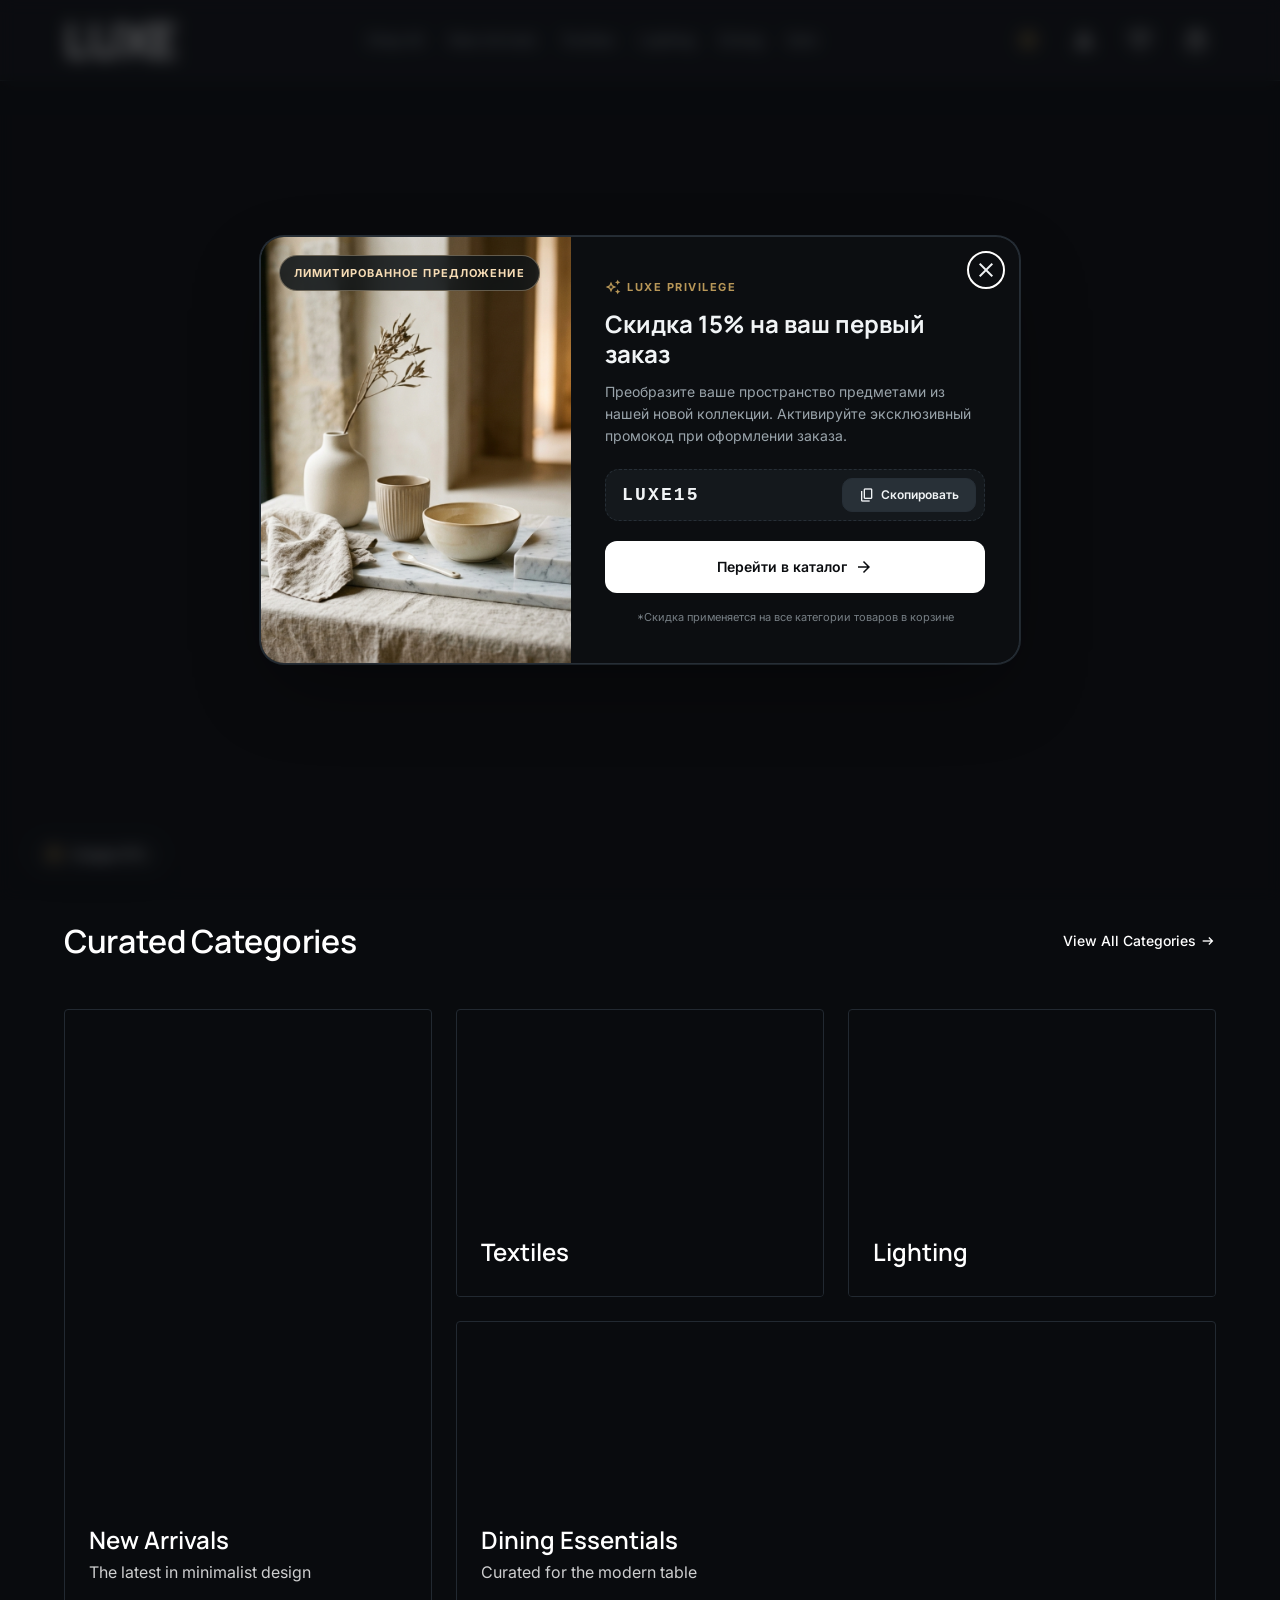
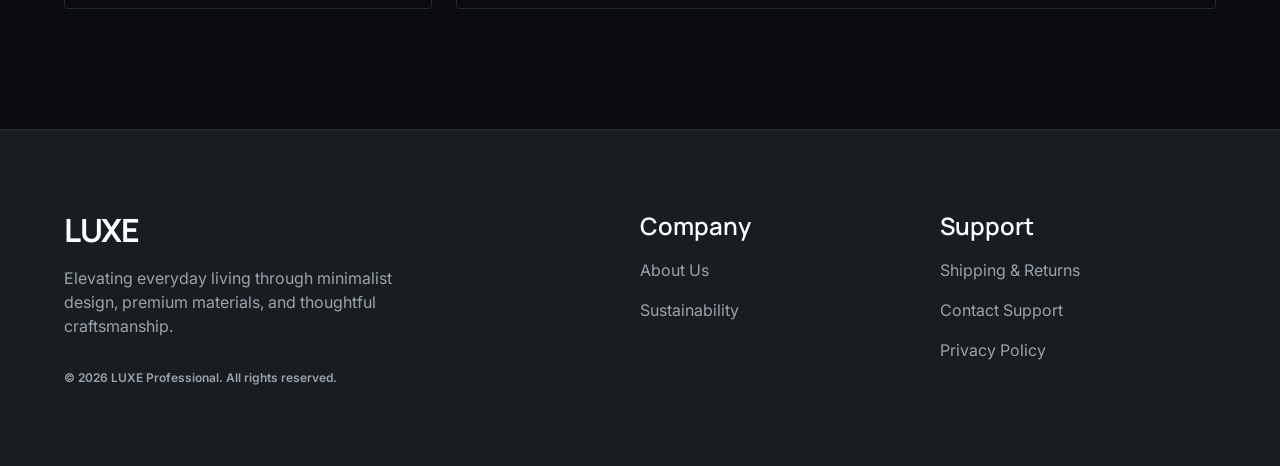
<file: ethereal_commerce/index.html>
<!DOCTYPE html>
<html lang="en">

<head>
  <meta charset="utf-8" />
  <meta name="viewport" content="width=device-width, initial-scale=1.0" />
  <title>LUXE Professional — Elevate Your Everyday Space</title>
  <meta name="description"
    content="Discover curated essentials designed with uncompromising quality and minimalist elegance for the modern home." />
  <link rel="preconnect" href="https://fonts.googleapis.com" />
  <link rel="preconnect" href="https://fonts.gstatic.com" crossorigin />
  <link href="https://fonts.googleapis.com/css2?family=Material+Symbols+Outlined:wght,FILL@100..700,0..1&display=swap"
    rel="stylesheet" />
  <link href="css/styles.css" rel="stylesheet" />
</head>

<body>

  <!-- ======= HEADER ======= -->
  <header class="site-header" id="site-header">
    <div class="container header-inner">
      <a class="logo" href="index.html">LUXE</a>

      <nav class="nav-links" id="nav-links">
        <a class="nav-link" href="shop.html">Shop All</a>
        <a class="nav-link" href="shop.html?category=new-arrivals">New Arrivals</a>
        <a class="nav-link" href="shop.html?category=textiles">Textiles</a>
        <a class="nav-link" href="shop.html?category=lighting">Lighting</a>
        <a class="nav-link" href="shop.html?category=dining">Dining</a>
        <a class="nav-link " href="sale.html">Sale</a>

      </nav>

      <div class="header-icons">
        <button class="icon-btn" aria-label="Account" onclick="location.href='account.html'">
          <span class="material-symbols-outlined">person</span>
        </button>
        <button class="icon-btn" aria-label="Wishlist" onclick="location.href='wishlist.html'">
          <span class="material-symbols-outlined">favorite</span>
          <span class="wishlist-badge" id="wishlist-badge">0</span>
        </button>
        <button class="icon-btn" aria-label="Cart" onclick="location.href='cart.html'">
          <span class="material-symbols-outlined">shopping_bag</span>
          <span class="cart-badge" id="cart-badge">0</span>
        </button>
        <button class="icon-btn mobile-menu-btn" aria-label="Menu" id="menu-toggle">
          <span class="material-symbols-outlined">menu</span>
        </button>
      </div>
    </div>
  </header>

  <!-- ======= MAIN ======= -->
  <main style="flex-grow:1;">

    <!-- Hero Section -->
    <section class="hero" id="hero">
      <div class="hero-bg"
        style="background-image: url('https://lh3.googleusercontent.com/aida-public/[base64]')">
      </div>
      <div class="hero-gradient"></div>
      <div class="hero-content">
        <span class="chip chip-champagne chip-pill animate-fade-in-up"
          style="margin-bottom:24px; letter-spacing:0.08em;">NEW COLLECTION</span>
        <h1 class="display-lg animate-fade-in-up stagger-1">Elevate Your Everyday Space</h1>
        <p class="body-lg animate-fade-in-up stagger-2">Discover curated essentials designed with uncompromising quality
          and minimalist elegance for the modern home.</p>
        <a class="btn btn-primary animate-fade-in-up stagger-3" href="shop.html">
          Explore Collection
          <span class="material-symbols-outlined" style="font-size:18px;">arrow_forward</span>
        </a>
        <div class="sale-banner-home">

          <span class="chip chip-sale">
            SALE
          </span>

          <span class="sale-banner-text">
            Selected pieces up to 25% off
          </span>

          <a href="sale.html" class="sale-banner-link">
            Shop Sale

            <span class="material-symbols-outlined">
              arrow_forward
            </span>
          </a>

        </div>
      </div>
    </section>


    <!-- Curated Categories -->
    <section class="categories-section" id="categories">
      <div class="container">
        <div class="section-header">
          <h2 class="headline-lg">Curated Categories</h2>
          <a class="section-link" href="categories.html">
            View All Categories
            <span class="material-symbols-outlined" style="font-size:16px;">arrow_right_alt</span>
          </a>
        </div>

        <div class="categories-grid">
          <!-- Category 1: New Arrivals (tall) -->
          <a class="category-card" href="category.html?category=new-arrivals" id="cat-new-arrivals">
            <div class="category-card-bg"
              style="background-image: url('https://lh3.googleusercontent.com/aida-public/[base64]')">
            </div>
            <div class="category-card-overlay"></div>
            <div class="category-card-content">
              <h3 class="headline-md">New Arrivals</h3>
              <p class="body-md">The latest in minimalist design</p>
            </div>
          </a>

          <!-- Category 2: Textiles -->
          <a class="category-card" href="category.html?category=textiles" id="cat-textiles">
            <div class="category-card-bg"
              style="background-image: url('https://lh3.googleusercontent.com/aida-public/[base64]')">
            </div>
            <div class="category-card-overlay"></div>
            <div class="category-card-content">
              <h3 class="headline-md">Textiles</h3>
            </div>
          </a>

          <!-- Category 3: Lighting -->
          <a class="category-card" href="category.html?category=lighting" id="cat-lighting">
            <div class="category-card-bg"
              style="background-image: url('https://lh3.googleusercontent.com/aida-public/[base64]')">
            </div>
            <div class="category-card-overlay"></div>
            <div class="category-card-content">
              <h3 class="headline-md">Lighting</h3>
            </div>
          </a>

          <!-- Category 4: Dining Essentials (wide) -->
          <a class="category-card" href="category.html?category=dining" id="cat-dining">
            <div class="category-card-bg"
              style="background-image: url('https://lh3.googleusercontent.com/aida-public/[base64]')">
            </div>
            <div class="category-card-overlay"></div>
            <div class="category-card-content">
              <h3 class="headline-md">Dining Essentials</h3>
              <p class="body-md">Curated for the modern table</p>
            </div>
          </a>
        </div>
      </div>
    </section>

  </main>


  <!-- ======= FOOTER ======= -->
  <footer class="site-footer">
    <div class="container footer-inner">
      <div class="footer-brand">
        <span class="logo" style="font-size:32px; line-height:40px;">LUXE</span>
        <p class="footer-brand-desc">Elevating everyday living through minimalist design, premium materials, and
          thoughtful craftsmanship.</p>
        <p class="footer-copyright">© 2026 LUXE Professional. All rights reserved.</p>
      </div>
      <div>
        <h4 class="footer-col-title">Company</h4>
        <div class="footer-links">
          <a class="footer-link" href="#">About Us</a>
          <a class="footer-link" href="#">Sustainability</a>
        </div>
      </div>
      <div>
        <h4 class="footer-col-title">Support</h4>
        <div class="footer-links">
          <a class="footer-link" href="#">Shipping &amp; Returns</a>
          <a class="footer-link" href="#">Contact Support</a>
          <a class="footer-link" href="#">Privacy Policy</a>
        </div>
      </div>
    </div>
  </footer>

  <script src="js/app.js"></script>
</body>

</html>
</file>
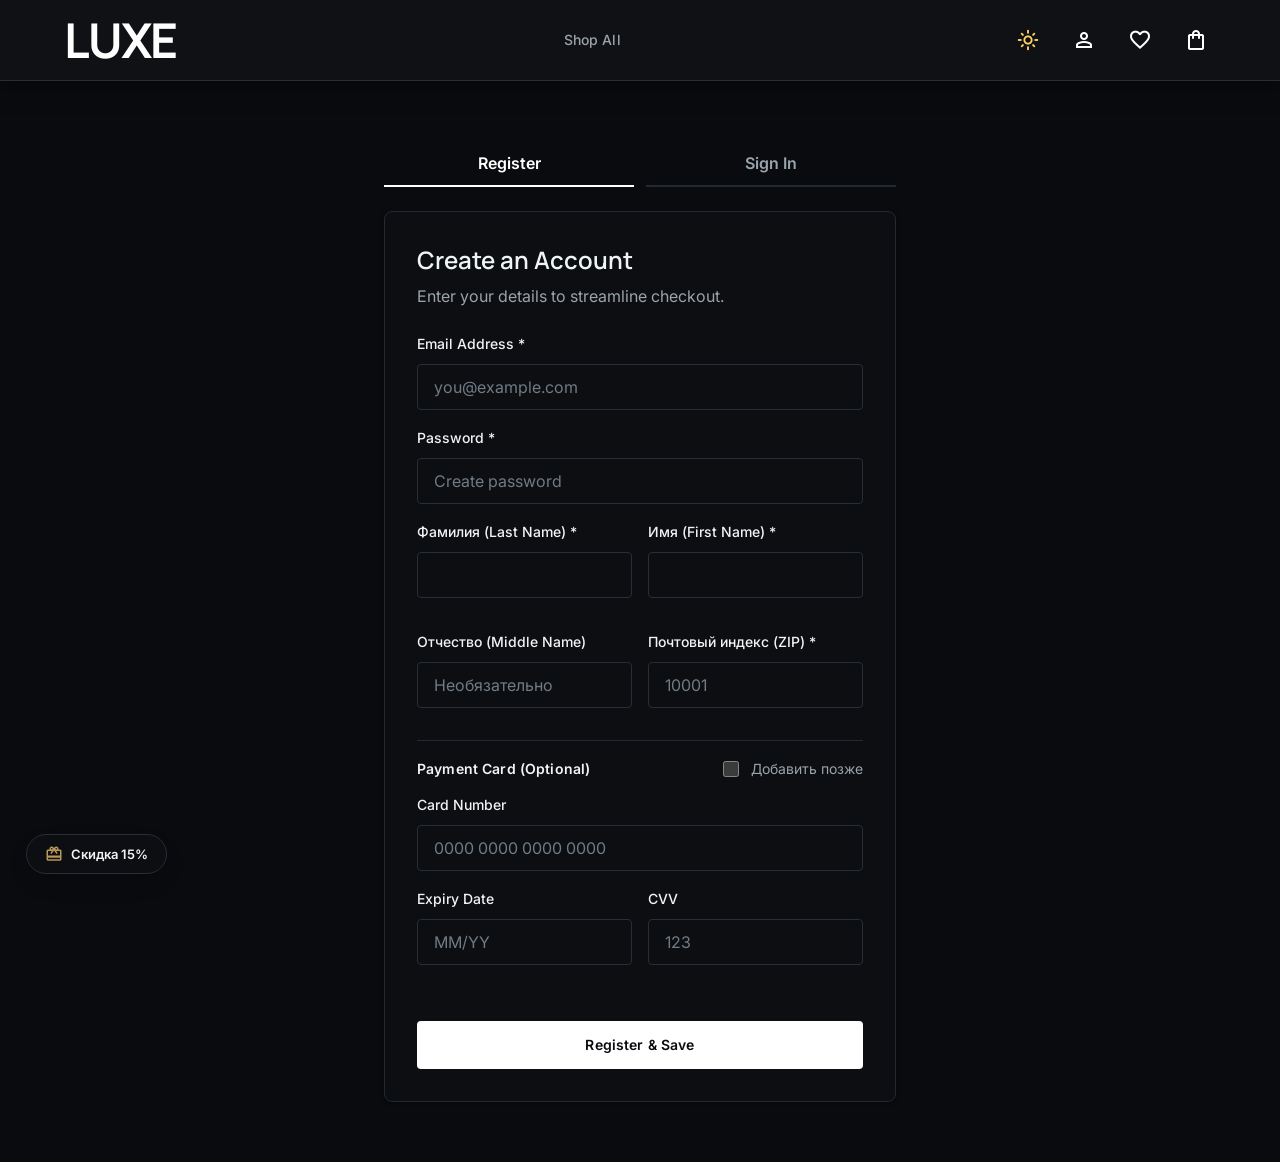
<file: ethereal_commerce/account.html>
<!DOCTYPE html>
<html lang="en">

<head>
    <script async src="https://www.googletagmanager.com/gtm.js?id=GTM-58DTDRNC"></script>
    <script>
        window.dataLayer = window.dataLayer || [];
        function gtag() { dataLayer.push(arguments); }
        gtag('js', new Date());
    </script>
    <meta charset="utf-8" />
    <meta name="viewport" content="width=device-width, initial-scale=1.0" />
    <title>Account — LUXE</title>
    <link rel="preconnect" href="https://fonts.googleapis.com" />
    <link rel="preconnect" href="https://fonts.gstatic.com" crossorigin />
    <link href="https://fonts.googleapis.com/css2?family=Material+Symbols+Outlined:wght,FILL@100..700,0..1&display=swap"
        rel="stylesheet" />
    <link href="css/styles.css" rel="stylesheet" />
    <script>
        (function () {
            var saved = localStorage.getItem('luxe-theme');
            var theme = saved || 'dark';
            document.documentElement.setAttribute('data-theme', theme);
        })();
    </script>
</head>

<body>

    <!-- HEADER -->
    <header class="site-header" id="site-header">
        <div class="container header-inner">
            <a class="logo" href="../index.html">LUXE</a>
            <nav class="nav-links">
                <a class="nav-link" href="shop.html">Shop All</a>
            </nav>
            <div class="header-icons">
                <button class="icon-btn theme-toggle-btn" id="theme-toggle" type="button" aria-label="Toggle theme"
                    title="Toggle theme">
                    <span class="material-symbols-outlined theme-toggle-icon">dark_mode</span>
                </button>
                <button class="icon-btn" aria-label="Account" onclick="location.href='account.html'">
                    <span class="material-symbols-outlined">person</span>
                </button>
                <button class="icon-btn" aria-label="Wishlist" onclick="location.href='wishlist.html'">
                    <span class="material-symbols-outlined">favorite</span>
                    <span class="wishlist-badge" id="wishlist-badge">0</span>
                </button>
                <button class="icon-btn" aria-label="Cart" onclick="location.href='cart.html'">
                    <span class="material-symbols-outlined">shopping_bag</span>
                    <span class="cart-badge" id="cart-badge">0</span>
                </button>
            </div>
        </div>
    </header>

    <!-- MAIN -->
    <main style="flex-grow:1; padding: 60px 0;">
        <div class="container" style="max-width: 640px;">

            <!-- VIEW 1: AUTH (REGISTER / LOGIN) -->
            <div id="auth-container">
                <!-- Auth Tabs -->
                <div class="auth-tabs">
                    <button type="button" class="auth-tab-btn active" id="tab-register-btn">Register</button>
                    <button type="button" class="auth-tab-btn" id="tab-login-btn">Sign In</button>
                </div>

                <!-- REGISTRATION FORM -->
                <form id="register-form" class="auth-card">
                    <h2 class="headline-md" style="margin-bottom: 8px;">Create an Account</h2>
                    <p class="body-md" style="color: var(--on-surface-variant); margin-bottom: 24px;">Enter your details
                        to streamline checkout.</p>

                    <div class="form-field">
                        <label for="reg-email">Email Address *</label>
                        <input type="email" id="reg-email" class="input-field" placeholder="you@example.com" required />
                    </div>

                    <div class="form-field">
                        <label for="reg-password">Password *</label>
                        <input type="password" id="reg-password" class="input-field" placeholder="Create password"
                            required />
                    </div>

                    <!-- ФИО -->
                    <div class="form-row">
                        <div class="form-field">
                            <label for="reg-last-name">Фамилия (Last Name) *</label>
                            <input type="text" id="reg-last-name" class="input-field" required />
                        </div>
                        <div class="form-field">
                            <label for="reg-first-name">Имя (First Name) *</label>
                            <input type="text" id="reg-first-name" class="input-field" required />
                        </div>
                    </div>


                    <div class="form-row">
                        <div class="form-field">
                            <label for="reg-middle-name">Отчество (Middle Name)</label>
                            <input type="text" id="reg-middle-name" class="input-field" placeholder="Необязательно" />
                        </div>
                        <div class="form-field">
                            <label for="reg-zip">Почтовый индекс (ZIP) *</label>
                            <input type="text" id="reg-zip" class="input-field" placeholder="10001" required />
                        </div>
                    </div>

                    <!-- КАРТА И ГАЛОЧКА "ДОБАВИТЬ ПОЗЖЕ" -->
                    <div class="card-section-wrapper"
                        style="margin-top: 16px; padding-top: 16px; border-top: 1px solid var(--surface-variant);">
                        <div
                            style="display:flex; justify-content:space-between; align-items:center; margin-bottom: 12px;">
                            <span class="label-md" style="font-weight: 600;">Payment Card (Optional)</span>
                            <label class="checkbox-label" style="font-size: 14px;">
                                <input type="checkbox" id="reg-skip-card" />
                                <span>Добавить позже</span>
                            </label>
                        </div>

                        <div id="reg-card-inputs">
                            <div class="form-field">
                                <label for="reg-card-number">Card Number</label>
                                <input type="text" id="reg-card-number" class="input-field"
                                    placeholder="0000 0000 0000 0000" />
                            </div>
                            <div class="form-row">
                                <div class="form-field">
                                    <label for="reg-card-exp">Expiry Date</label>
                                    <input type="text" id="reg-card-exp" class="input-field" placeholder="MM/YY" />
                                </div>
                                <div class="form-field">
                                    <label for="reg-card-cvv">CVV</label>
                                    <input type="text" id="reg-card-cvv" class="input-field" placeholder="123" />
                                </div>
                            </div>
                        </div>
                    </div>

                    <button type="submit" class="btn btn-primary btn-full"
                        style="margin-top: 24px; padding: 14px;">Register & Save</button>
                </form>

                <!-- LOGIN FORM -->
                <form id="login-form" class="auth-card" style="display: none;">
                    <h2 class="headline-md" style="margin-bottom: 8px;">Welcome Back</h2>
                    <p class="body-md" style="color: var(--on-surface-variant); margin-bottom: 24px;">Sign in with your
                        email and password.</p>

                    <div class="form-field">
                        <label for="login-email">Email Address</label>
                        <input type="email" id="login-email" class="input-field" required />
                    </div>
                    <div class="form-field">
                        <label for="login-password">Password</label>
                        <input type="password" id="login-password" class="input-field" required />
                    </div>

                    <button type="submit" class="btn btn-primary btn-full" style="margin-top: 24px; padding: 14px;">Sign
                        In</button>
                </form>
            </div>


            <!-- VIEW 2: PROFILE (WHEN LOGGED IN) -->
            <div id="profile-container" class="auth-card" style="display: none;">
                <div
                    style="display: flex; justify-content: space-between; align-items: flex-start; margin-bottom: 20px;">
                    <div>
                        <h2 class="headline-md" id="profile-name">User Name</h2>
                        <p class="body-md" id="profile-email" style="color: var(--on-surface-variant);"></p>
                    </div>
                    <button type="button" class="btn btn-secondary" id="logout-btn"
                        style="padding: 6px 16px;">Logout</button>
                </div>

                <div
                    style="margin-bottom: 24px; padding: 16px; background: var(--surface-container-low); border-radius: var(--radius-sm);">
                    <p class="label-md"><strong>Почтовый индекс:</strong> <span id="profile-zip"></span></p>
                    <p class="label-md" style="margin-top: 4px;"><strong>Отчество:</strong> <span
                            id="profile-middle"></span></p>
                </div>

                <div style="border-top: 1px solid var(--surface-variant); padding-top: 20px;">
                    <h3 class="label-md" style="font-size: 16px; margin-bottom: 12px;">Saved Card</h3>
                    <div id="profile-card-status"></div>
                </div>

                <button type="button" class="btn btn-primary btn-full" style="margin-top: 32px;"
                    onclick="location.href='shop.html'">Go to Shopping</button>
            </div>

        </div>
    </main>

    <script src="js/app.js"></script>
    <script src="js/auth.js"></script>
</body>

</html>
</file>
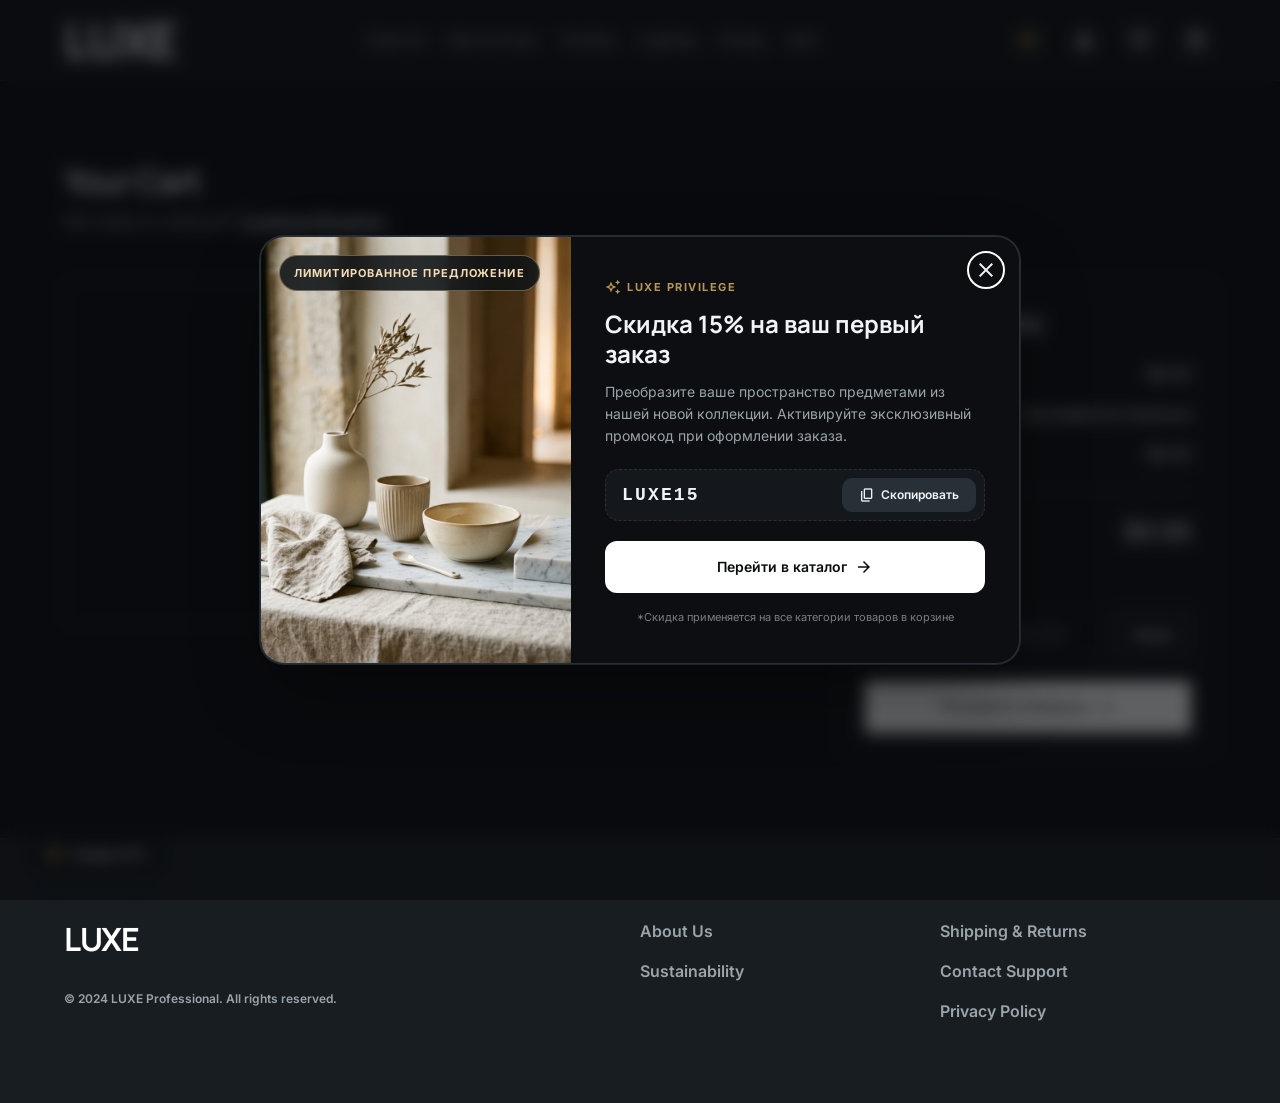
<file: ethereal_commerce/cart.html>
<!DOCTYPE html>
<html lang="en">

<head>
  <script async src="https://www.googletagmanager.com/gtm.js?id=GTM-58DTDRNC"></script>
  <script>
    window.dataLayer = window.dataLayer || [];
    function gtag() { dataLayer.push(arguments); }
    gtag('js', new Date());
  </script>
  <meta charset="utf-8" />
  <meta name="viewport" content="width=device-width, initial-scale=1.0" />

  <title>Your Cart — LUXE</title>

  <meta name="description" content="Review your selected minimalist luxury items before checkout." />

  <link rel="preconnect" href="https://fonts.googleapis.com" />
  <link rel="preconnect" href="https://fonts.gstatic.com" crossorigin />

  <link href="https://fonts.googleapis.com/css2?family=Material+Symbols+Outlined:wght,FILL@100..700,0..1&display=swap"
    rel="stylesheet" />

  <link href="css/styles.css" rel="stylesheet" />
  <script>
    (function () {
      var saved = localStorage.getItem('luxe-theme');
      var theme = saved || 'dark';
      document.documentElement.setAttribute('data-theme', theme);
    })();
  </script>

</head>


<body>

  <!-- =====================================
       HEADER
  ====================================== -->

  <header class="site-header" id="site-header">

    <div class="container header-inner">

      <a class="logo" href="../index.html">
        LUXE
      </a>


      <nav class="nav-links" id="nav-links">

        <a class="nav-link" href="shop.html">
          Shop All
        </a>

        <a class="nav-link" href="shop.html?category=new-arrivals">
          New Arrivals
        </a>

        <a class="nav-link" href="shop.html?category=textiles">
          Textiles
        </a>

        <a class="nav-link" href="shop.html?category=lighting">
          Lighting
        </a>

        <a class="nav-link" href="shop.html?category=dining">
          Dining
        </a>
        <a class="nav-link " href="sale.html">Sale</a>
      </nav>


      <div class="header-icons">

        <button class="icon-btn theme-toggle-btn" id="theme-toggle" type="button" aria-label="Toggle theme"
          title="Toggle theme">
          <span class="material-symbols-outlined theme-toggle-icon">dark_mode</span>
        </button>

        <button class="icon-btn" aria-label="Account" onclick="location.href='account.html'">
          <span class="material-symbols-outlined">
            person
          </span>
        </button>


        <button class="icon-btn" aria-label="Wishlist" onclick="location.href='wishlist.html'">
          <span class="material-symbols-outlined">
            favorite
          </span>
          <span class="wishlist-badge" id="wishlist-badge">
            0
          </span>
        </button>


        <button class="icon-btn" aria-label="Cart" onclick="location.href='cart.html'">

          <span class="material-symbols-outlined">
            shopping_bag
          </span>


          <span class="cart-badge" id="cart-badge">
            0
          </span>

        </button>


        <button class="icon-btn mobile-menu-btn" aria-label="Menu" id="menu-toggle">

          <span class="material-symbols-outlined">
            menu
          </span>

        </button>

      </div>

    </div>

  </header>


  <!-- =====================================
       MAIN
  ====================================== -->

  <main class="cart-page" style="flex-grow:1;">

    <div class="container">

      <div class="cart-header">

        <h1 class="headline-lg" style="color:var(--primary);">
          Your Cart
        </h1>


        <p class="body-md">

          Not ready to checkout?

          <a href="shop.html">
            Continue Shopping
          </a>

        </p>

      </div>


      <div class="cart-layout">


        <!-- CART ITEMS -->

        <div class="cart-items">
          <!-- cart.js renders products here -->
        </div>


        <!-- ORDER SUMMARY -->

        <aside class="order-summary">

          <h2 class="headline-md" style="color:var(--primary);">
            Order Summary
          </h2>


          <div class="summary-lines">


            <!-- SUBTOTAL -->

            <div class="summary-line">

              <span>
                Subtotal
              </span>

              <span id="cart-subtotal">
                $0.00
              </span>

            </div>


            <!-- DISCOUNT -->

            <div class="summary-line" id="cart-discount-line" style="display:none; color:#2e7d32; font-weight:600;">

              <span id="cart-discount-label">
                Discount
              </span>

              <span id="cart-discount-amount">
                -$0.00
              </span>

            </div>


            <!-- SHIPPING -->

            <div class="summary-line">

              <span>
                Shipping
              </span>

              <span>
                Calculated at checkout
              </span>

            </div>


            <!-- TAX -->

            <div class="summary-line">

              <span>
                Tax
              </span>

              <span id="cart-tax">
                $0.00
              </span>

            </div>


          </div>


          <!-- TOTAL -->

          <div class="summary-total">

            <span class="total-label">
              Total
            </span>

            <span class="total-amount">
              $0.00
            </span>

          </div>


          <!-- PROMO -->

          <div class="promo-section">

            <label class="promo-label" for="promo">
              Promo Code
            </label>


            <div class="promo-row">

              <input type="text" class="input-field" id="promo" placeholder="Enter code (e.g. LUXE15)"
                autocomplete="off" />


              <button type="button" class="btn btn-secondary" id="apply-promo">
                Apply
              </button>

            </div>

            <div id="promo-message" style="display:none; margin-top:8px; font-size:13px; line-height:1.4;"></div>

            <div id="promo-active-tag"
              style="display:none; margin-top:10px; align-items:center; justify-content:space-between; padding:8px 12px; background:var(--surface-container-low); border:1px solid var(--outline-variant); border-radius:8px;">
              <span style="font-size:13px; font-weight:600; color:#2e7d32;" id="promo-active-text"></span>
              <button type="button" id="remove-promo-btn"
                style="background:none; border:none; cursor:pointer; color:var(--error); font-size:12px; font-weight:600; padding:2px 6px;">Remove</button>
            </div>

          </div>


          <!-- CHECKOUT -->

          <button type="button" class="btn btn-primary checkout-btn" onclick="location.href='checkout.html'">

            Proceed to Checkout

            <span class="material-symbols-outlined" style="font-size:18px;">
              arrow_forward
            </span>

          </button>

        </aside>

      </div>

    </div>

  </main>


  <!-- =====================================
       FOOTER
  ====================================== -->

  <footer class="site-footer">

    <div class="container footer-inner">

      <div class="footer-brand">

        <span class="logo" style="
            font-size:32px;
            line-height:40px;
          ">
          LUXE
        </span>


        <p class="footer-copyright" style="margin-top:32px;">
          © 2024 LUXE Professional.
          All rights reserved.
        </p>

      </div>


      <div>

        <div class="footer-links" style="margin-top:0;">

          <a class="footer-link label-sm" href="#">
            About Us
          </a>

          <a class="footer-link label-sm" href="#">
            Sustainability
          </a>

        </div>

      </div>


      <div>

        <div class="footer-links" style="margin-top:0;">

          <a class="footer-link label-sm" href="#">
            Shipping &amp; Returns
          </a>

          <a class="footer-link label-sm" href="#">
            Contact Support
          </a>

          <a class="footer-link label-sm" href="#">
            Privacy Policy
          </a>

        </div>

      </div>

    </div>

  </footer>


  <!-- =====================================
       JAVASCRIPT
  ====================================== -->

  <script src="js/app.js"></script>
  <script src="js/cart.js"></script>

</body>

</html>
</file>
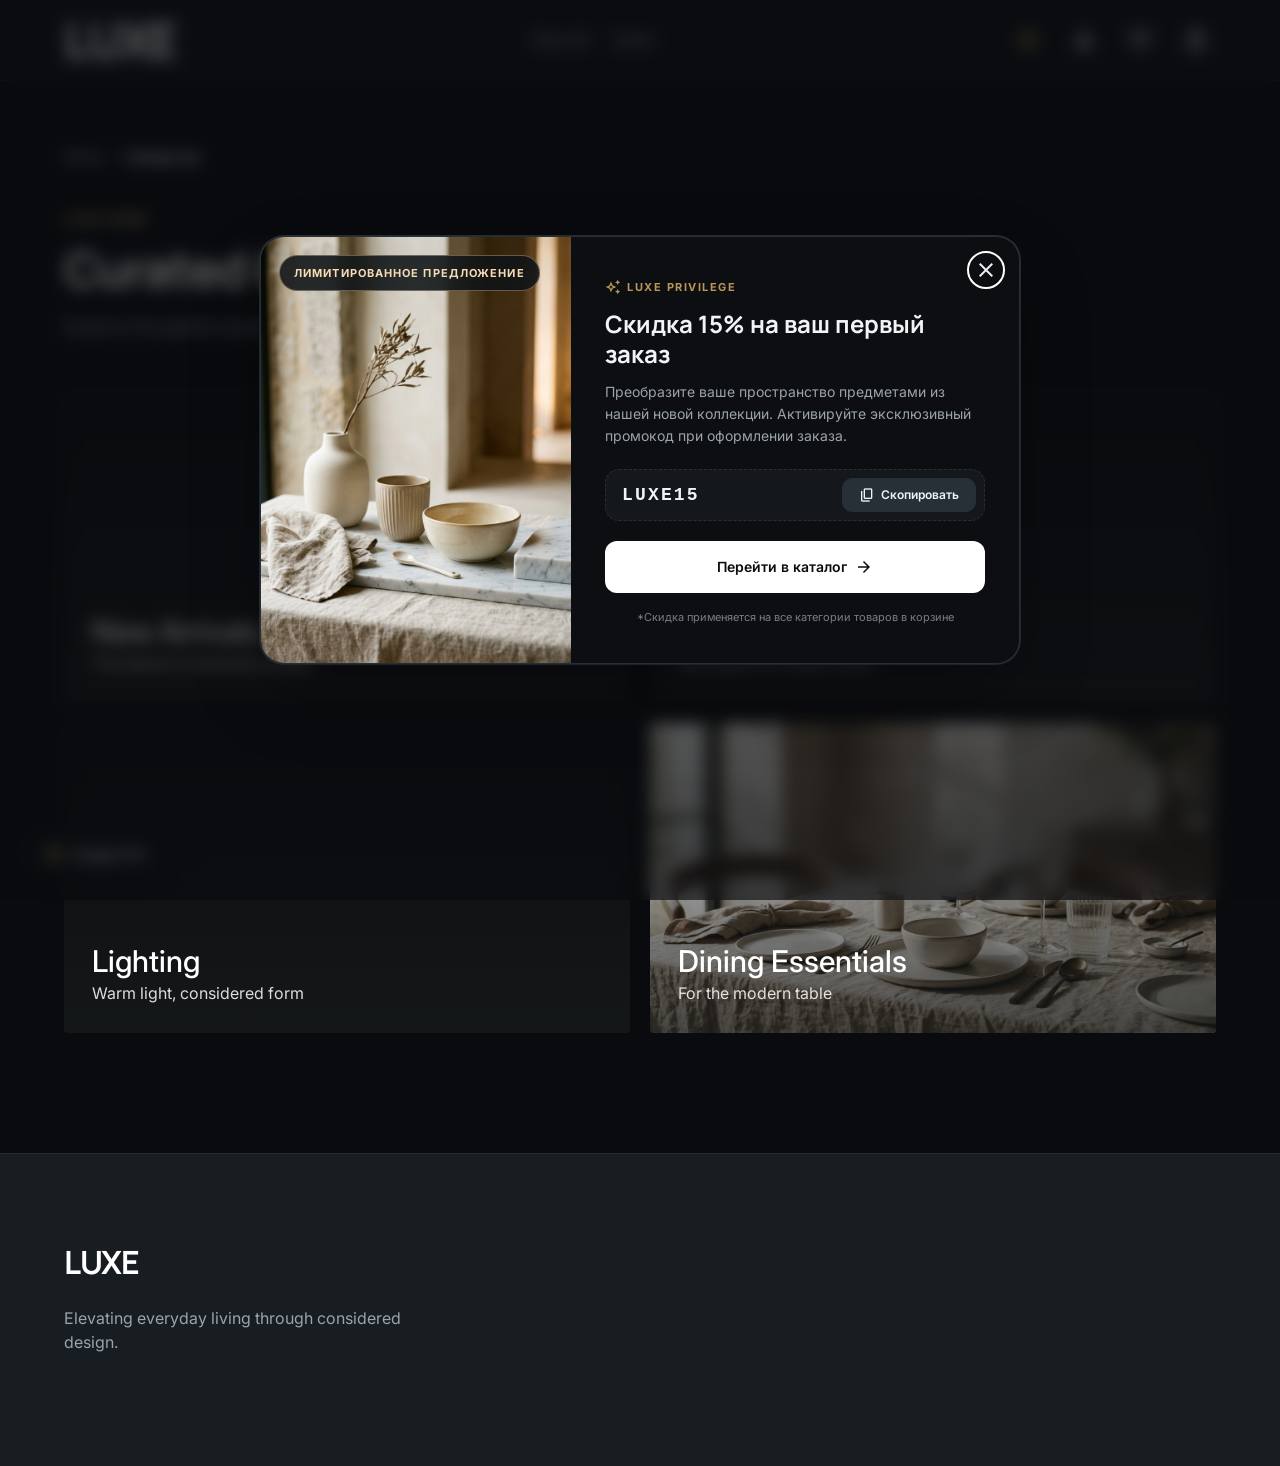
<file: ethereal_commerce/categories.html>
<!DOCTYPE html>
<html lang="en">

<head>
  <script async src="https://www.googletagmanager.com/gtm.js?id=GTM-58DTDRNC"></script>
  <script>
    window.dataLayer = window.dataLayer || [];
    function gtag() { dataLayer.push(arguments); }
    gtag('js', new Date());
  </script>
  <meta charset="utf-8" />
  <meta name="viewport" content="width=device-width, initial-scale=1.0" />
  <title>Categories - LUXE</title>
  <meta name="description" content="Explore curated LUXE categories." />
  <link rel="preconnect" href="https://fonts.googleapis.com" />
  <link rel="preconnect" href="https://fonts.gstatic.com" crossorigin />
  <link href="https://fonts.googleapis.com/css2?family=Material+Symbols+Outlined:wght,FILL@100..700,0..1&display=swap"
    rel="stylesheet" />
  <link href="css/styles.css" rel="stylesheet" />
  <script>
    (function () {
      var saved = localStorage.getItem('luxe-theme');
      var theme = saved || 'dark';
      document.documentElement.setAttribute('data-theme', theme);
    })();
  </script>
</head>

<body>
  <header class="site-header">

    <div class="container header-inner"><a class="logo" href="../index.html">LUXE</a>
      <nav class="nav-links"><a class="nav-link" href="shop.html">Shop All</a><a class="nav-link"
          href="../index.html#categories">Home</a></nav>
      <div class="header-icons">
        <button class="icon-btn theme-toggle-btn" id="theme-toggle" type="button" aria-label="Toggle theme"
          title="Toggle theme">
          <span class="material-symbols-outlined theme-toggle-icon">dark_mode</span>
        </button>
        <button class="icon-btn" aria-label="Account" onclick="location.href='account.html'">
          <span class="material-symbols-outlined">person</span>
        </button>
        <button class="icon-btn" aria-label="Wishlist" onclick="location.href='wishlist.html'">
          <span class="material-symbols-outlined">favorite</span>
          <span class="wishlist-badge" id="wishlist-badge">0</span>
        </button>
        <button class="icon-btn" aria-label="Cart" onclick="location.href='cart.html'">
          <span class="material-symbols-outlined">shopping_bag</span>
          <span class="cart-badge" id="cart-badge">0</span>
        </button>
      </div>
    </div>
  </header>
  <main class="categories-page">
    <div class="container">
      <nav class="breadcrumbs" aria-label="Breadcrumb"><a href="../index.html">Home</a><span
          class="material-symbols-outlined">chevron_right</span><span class="current">Categories</span></nav>
      <div class="categories-page-heading">
        <p class="label-md">LUXE HOME</p>
        <h1 class="display-lg">Curated Categories</h1>
        <p class="body-lg">Explore thoughtful essentials designed for calm, beautiful everyday spaces.</p>
      </div>
      <div class="all-categories-grid">
        <a class="all-category-card" href="category.html?category=new-arrivals" data-category="new-arrivals"><span>New
            Arrivals</span><small>The latest in minimalist design</small></a>
        <a class="all-category-card" href="category.html?category=textiles"
          data-category="textiles"><span>Textiles</span><small>Soft layers for every room</small></a>
        <a class="all-category-card" href="category.html?category=lighting"
          data-category="lighting"><span>Lighting</span><small>Warm light, considered form</small></a>
        <a class="all-category-card" href="category.html?category=dining" data-category="dining"><span>Dining
            Essentials</span><small>For the modern table</small></a>
      </div>
    </div>
  </main>
  <footer class="site-footer">
    <div class="container footer-inner">
      <div class="footer-brand"><span class="logo" style="font-size:32px;">LUXE</span>
        <p class="footer-brand-desc">Elevating everyday living through considered design.</p>
      </div>
    </div>
  </footer>
  <script src="js/app.js"></script>
</body>

</html>
</file>
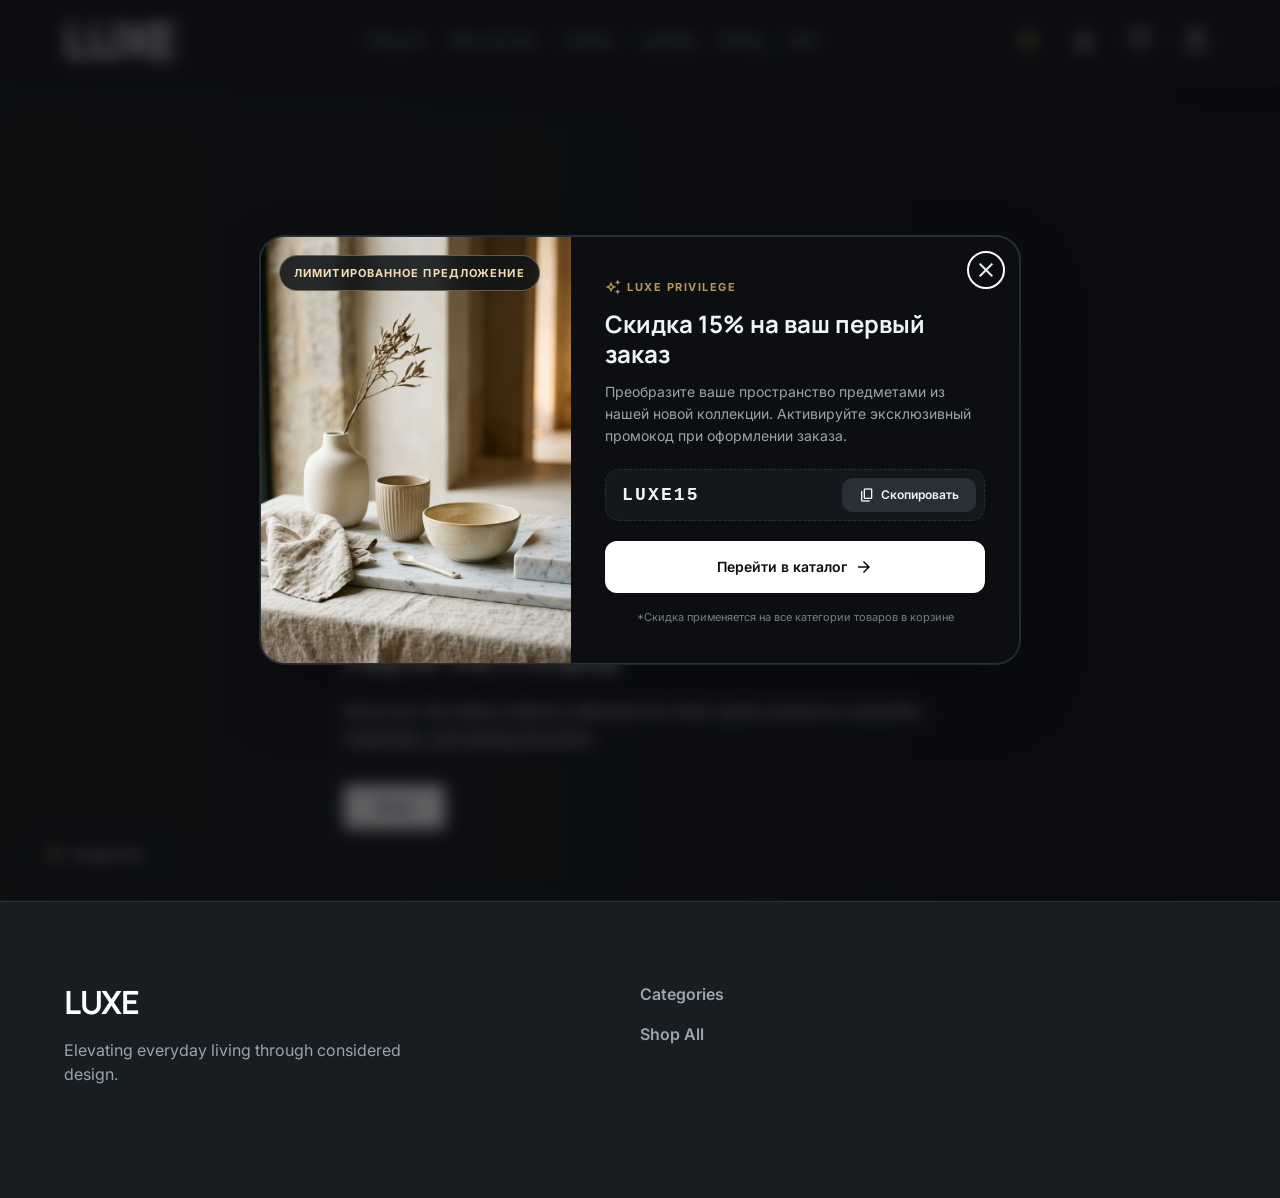
<file: ethereal_commerce/category.html>
<!DOCTYPE html>
<html lang="en">

<head>
  <script async src="https://www.googletagmanager.com/gtm.js?id=GTM-58DTDRNC"></script>
  <script>
    window.dataLayer = window.dataLayer || [];
    function gtag() { dataLayer.push(arguments); }
    gtag('js', new Date());
  </script>
  <meta charset="utf-8" />
  <meta name="viewport" content="width=device-width, initial-scale=1.0" />
  <title>Category - LUXE</title>
  <meta name="description" content="Explore a curated LUXE collection." />
  <link rel="preconnect" href="https://fonts.googleapis.com" />
  <link rel="preconnect" href="https://fonts.gstatic.com" crossorigin />
  <link href="https://fonts.googleapis.com/css2?family=Material+Symbols+Outlined:wght,FILL@100..700,0..1&display=swap"
    rel="stylesheet" />
  <link href="css/styles.css" rel="stylesheet" />
  <script>
    (function () {
      var saved = localStorage.getItem('luxe-theme');
      var theme = saved || 'dark';
      document.documentElement.setAttribute('data-theme', theme);
    })();
  </script>
</head>

<body>
  <header class="site-header" id="site-header">
    <div class="container header-inner">
      <a class="logo" href="../index.html">LUXE</a>
      <nav class="nav-links" id="nav-links">
        <a class="nav-link" href="shop.html">Shop All</a>
        <a class="nav-link" href="shop.html?category=new-arrivals">New Arrivals</a>
        <a class="nav-link" href="shop.html?category=textiles">Textiles</a>
        <a class="nav-link" href="shop.html?category=lighting">Lighting</a>
        <a class="nav-link" href="shop.html?category=dining">Dining</a>
        <a class="nav-link " href="sale.html">Sale</a>
      </nav>
      <div class="header-icons">
        <button class="icon-btn theme-toggle-btn" id="theme-toggle" type="button" aria-label="Toggle theme"
          title="Toggle theme">
          <span class="material-symbols-outlined theme-toggle-icon">dark_mode</span>
        </button>
        <button class="icon-btn" aria-label="Account" onclick="location.href='account.html'">
          <span class="material-symbols-outlined">person</span>
        </button>
        <button class="icon-btn" aria-label="Wishlist" onclick="location.href='wishlist.html'">
          <span class="material-symbols-outlined">favorite</span>
          <span class="wishlist-badge" id="wishlist-badge">0</span>
        </button>
        <button class="icon-btn" aria-label="Cart" onclick="location.href='cart.html'">
          <span class="material-symbols-outlined">shopping_bag</span>
          <span class="cart-badge" id="cart-badge">0</span>
        </button>
        <button class="icon-btn mobile-menu-btn" aria-label="Menu" id="menu-toggle">
          <span class="material-symbols-outlined">menu</span>
        </button>
      </div>
    </div>
  </header>

  <main id="category-page">
    <section class="category-hero" id="category-hero">
      <div class="category-hero-overlay"></div>
      <div class="container category-hero-content">
        <nav class="breadcrumbs category-breadcrumbs" aria-label="Breadcrumb">
          <a href="../index.html">Home</a>
          <span class="material-symbols-outlined">chevron_right</span>
          <a href="categories.html">Categories</a>
          <span class="material-symbols-outlined">chevron_right</span>
          <span class="current" id="category-breadcrumb">Category</span>
        </nav>
        <p class="label-md category-eyebrow">Curated collection</p>
        <h1 class="display-lg" id="category-title">Category</h1>
        <p class="body-lg" id="category-description"></p>
        <a class="btn btn-primary" id="category-shop-link" href="shop.html">Shop</a>
      </div>
    </section>
  </main>

  <footer class="site-footer">
    <div class="container footer-inner">
      <div class="footer-brand">
        <span class="logo" style="font-size:32px; line-height:40px;">LUXE</span>
        <p class="footer-brand-desc">Elevating everyday living through considered design.</p>
      </div>
      <div class="footer-links"><a class="footer-link label-sm" href="categories.html">Categories</a><a
          class="footer-link label-sm" href="shop.html">Shop All</a></div>
    </div>
  </footer>
  <script src="js/app.js"></script>
</body>

</html>
</file>
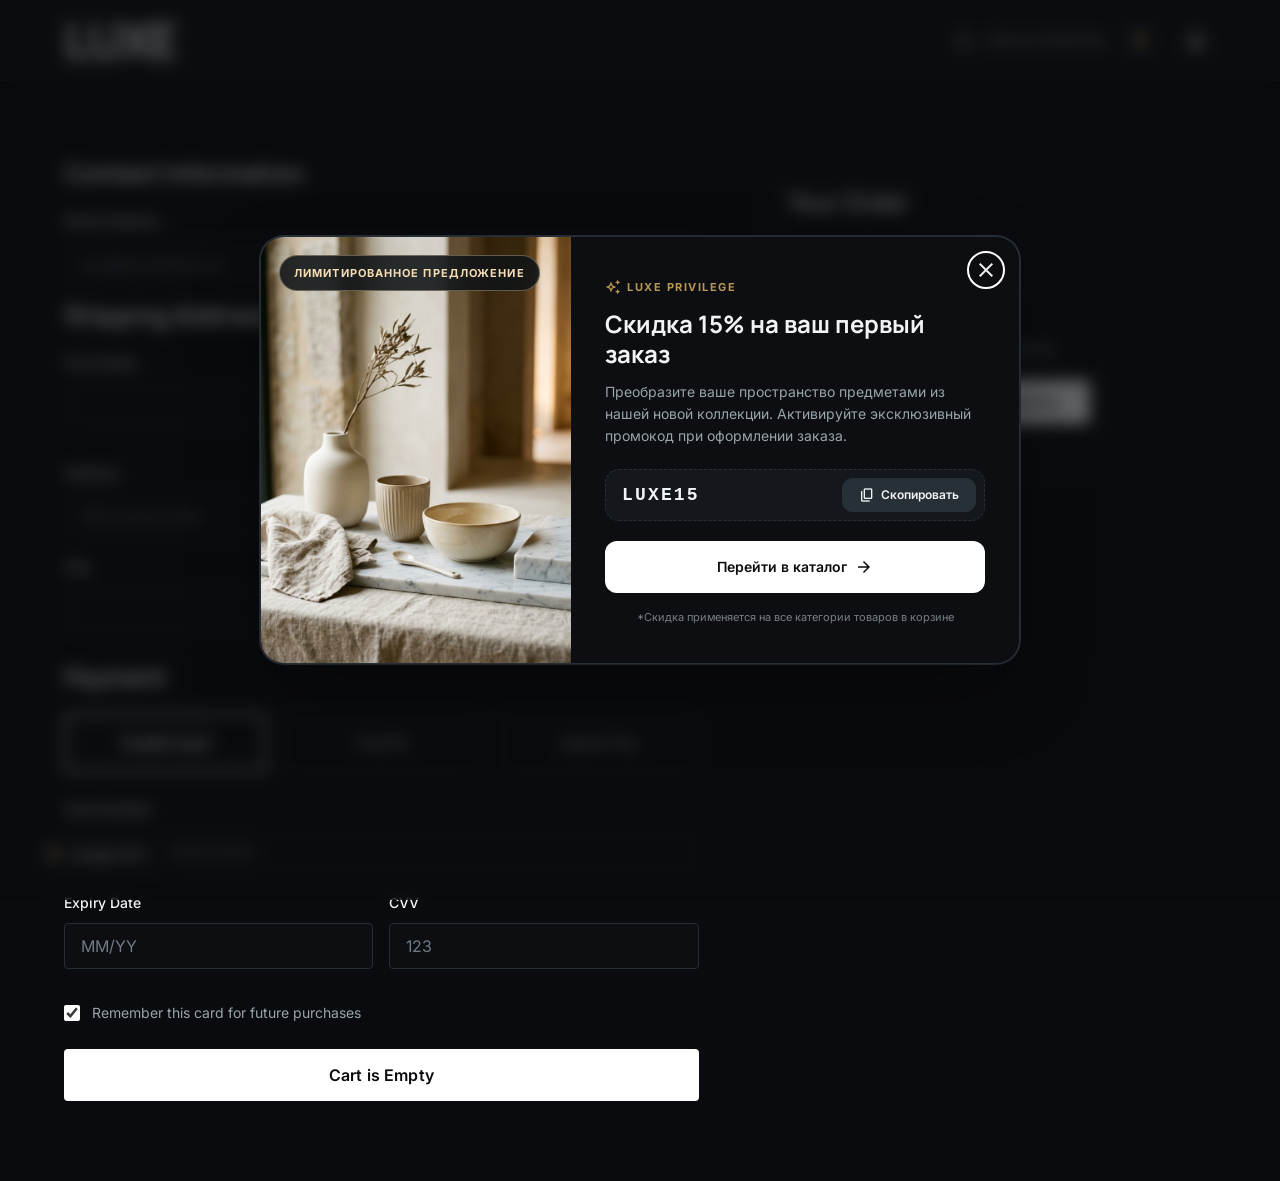
<file: ethereal_commerce/checkout.html>
<!DOCTYPE html>
<html lang="en">

<head>
  <script async src="https://www.googletagmanager.com/gtm.js?id=GTM-58DTDRNC"></script>
  <script>
    window.dataLayer = window.dataLayer || [];
    function gtag() { dataLayer.push(arguments); }
    gtag('js', new Date());
  </script>
  <meta charset="utf-8" />
  <meta name="viewport" content="width=device-width, initial-scale=1.0" />
  <title>Checkout — LUXE</title>
  <meta name="description" content="Secure checkout for your LUXE purchases." />
  <link rel="preconnect" href="https://fonts.googleapis.com" />
  <link rel="preconnect" href="https://fonts.gstatic.com" crossorigin />
  <link href="https://fonts.googleapis.com/css2?family=Material+Symbols+Outlined:wght,FILL@100..700,0..1&display=swap"
    rel="stylesheet" />
  <link href="css/styles.css" rel="stylesheet" />
  <script>
    (function () {
      var saved = localStorage.getItem('luxe-theme');
      var theme = saved || 'dark';
      document.documentElement.setAttribute('data-theme', theme);
    })();
  </script>
</head>

<body>

  <!-- ======= HEADER ======= -->
  <header class="site-header" id="site-header">
    <div class="container header-inner">
      <a class="logo" href="../index.html">LUXE</a>
      <div style="flex:1;"></div>
      <div class="header-icons">
        <span class="material-symbols-outlined" style="color:var(--on-surface-variant); font-size:18px;">lock</span>
        <span class="label-md" style="color:var(--on-surface-variant);">Secure Checkout</span>
        <button class="icon-btn theme-toggle-btn" id="theme-toggle" type="button" aria-label="Toggle theme"
          title="Toggle theme">
          <span class="material-symbols-outlined theme-toggle-icon">dark_mode</span>
        </button>
        <button class="icon-btn" aria-label="Account" onclick="location.href='account.html'">
          <span class="material-symbols-outlined">person</span>
        </button>
      </div>
    </div>
  </header>

  <!-- ======= MAIN ======= -->
  <main class="checkout-page" style="flex-grow:1;">
    <div class="container">

      <div class="checkout-grid">

        <!-- ЛЕВАЯ КОЛОНКА: ФОРМА ОФОРМЛЕНИЯ -->
        <div class="checkout-form-section">
          <form id="checkout-form">

            <!-- Contact Info -->
            <div class="checkout-form-group">
              <h2>Contact Information</h2>
              <div class="form-field">
                <label for="email">Email Address</label>
                <input type="email" id="email" class="input-field" placeholder="you@example.com" required />
              </div>
            </div>

            <!-- Shipping Address -->
            <div class="checkout-form-group">
              <h2>Shipping Address</h2>
              <div class="form-row">
                <div class="form-field">
                  <label for="firstName">First Name</label>
                  <input type="text" id="firstName" class="input-field" required />
                </div>
                <div class="form-field">
                  <label for="lastName">Last Name</label>
                  <input type="text" id="lastName" class="input-field" required />
                </div>
              </div>
              <div class="form-field">
                <label for="address">Address</label>
                <input type="text" id="address" class="input-field" placeholder="123 Luxury Lane" required />
              </div>
              <div class="form-row">
                <div class="form-field">
                  <label for="city">City</label>
                  <input type="text" id="city" class="input-field" required />
                </div>
                <div class="form-field">
                  <label for="zip">ZIP / Postal Code</label>
                  <input type="text" id="zip" class="input-field" required />
                </div>
              </div>
            </div>
            <!-- Payment -->
            <div class="checkout-form-group">
              <h2>Payment</h2>
              <div class="payment-methods">
                <div class="payment-method active" data-method="card">Credit Card</div>
                <div class="payment-method" data-method="paypal">PayPal</div>
                <div class="payment-method" data-method="apple">Apple Pay</div>
              </div>


              <!-- 1. БЛОК ОПЛАТЫ КАРТОЙ (Credit Card) -->
              <div id="card-payment-view">
                <!-- Сохраненная карта -->
                <div id="saved-card-section" style="display: none; margin-bottom: 20px;">
                  <div class="saved-card-box">
                    <div class="saved-card-info">
                      <span class="material-symbols-outlined"
                        style="font-size: 28px; color: var(--primary);">credit_card</span>
                      <div>
                        <strong id="saved-card-preview">•••• 0000</strong>
                        <div class="body-sm" id="saved-card-exp-preview"
                          style="color: var(--on-surface-variant); font-size: 13px;">Exp: MM/YY</div>
                      </div>
                    </div>
                    <button type="button" class="btn btn-secondary" id="toggle-add-payment-btn"
                      style="padding: 8px 16px;">
                      + Add payment
                    </button>
                  </div>
                </div>

                <!-- Форма ввода новой карты -->
                <div id="card-form-wrapper">
                  <div class="form-field">
                    <label for="card">Card Number</label>
                    <input type="text" id="card" class="input-field" placeholder="0000 0000 0000 0000" />
                  </div>
                  <div class="form-row">
                    <div class="form-field">
                      <label for="expiry">Expiry Date</label>
                      <input type="text" id="expiry" class="input-field" placeholder="MM/YY" />
                    </div>
                    <div class="form-field">
                      <label for="cvv">CVV</label>
                      <input type="text" id="cvv" class="input-field" placeholder="123" />
                    </div>
                  </div>

                  <div id="remember-card-wrapper" style="margin-top: 8px;">
                    <label class="checkbox-label" style="font-size: 14px;">
                      <input type="checkbox" id="remember-card" checked />
                      <span>Remember this card for future purchases</span>
                    </label>
                  </div>
                </div>
              </div>

              <!-- 2. БЛОК PAYPAL -->
              <div id="paypal-payment-view"
                style="display: none; padding: 28px 20px; border: 1px solid var(--surface-variant); border-radius: var(--radius-sm); text-align: center; background: var(--surface-container-lowest);">
                <span class="material-symbols-outlined"
                  style="font-size: 40px; color: #0079C1; margin-bottom: 8px;">account_balance_wallet</span>
                <h3 class="headline-md" style="font-size: 18px; margin-bottom: 6px;">Pay with PayPal</h3>
                <p class="body-md"
                  style="color: var(--on-surface-variant); font-size: 14px; max-width: 380px; margin: 0 auto;">
                  You will be securely redirected to PayPal to authorize your payment upon placing the order.
                </p>
              </div>

              <!-- 3. БЛОК APPLE PAY -->
              <div id="apple-payment-view"
                style="display: none; padding: 28px 20px; border: 1px solid var(--surface-variant); border-radius: var(--radius-sm); text-align: center; background: var(--surface-container-lowest);">
                <span class="material-symbols-outlined"
                  style="font-size: 40px; color: var(--primary); margin-bottom: 8px;">phone_iphone</span>
                <h3 class="headline-md" style="font-size: 18px; margin-bottom: 6px;">Apple Pay</h3>
                <p class="body-md"
                  style="color: var(--on-surface-variant); font-size: 14px; max-width: 380px; margin: 0 auto;">
                  Confirm payment with Touch ID, Face ID, or your device passcode.
                </p>
              </div>

            </div>


            <!-- Кнопка оформления заказа -->
            <button type="submit" class="btn btn-primary btn-full" id="place_order"
              style="padding:16px; font-size:16px; margin-top:24px;">
              Place Order
            </button>

          </form>
        </div>

        <!-- ПРАВАЯ КОЛОНКА: СВОДКА ЗАКАЗА -->
        <aside class="order-summary" style="top:32px;">
          <h2 class="headline-md" style="color:var(--primary);">Order Summary</h2>

          <div class="summary-lines">
            <div class="summary-line">
              <span>Subtotal</span>
              <span>$0.00</span>
            </div>
            <div class="summary-line">
              <span>Shipping</span>
              <span>Free</span>
            </div>
            <div class="summary-line">
              <span>Tax</span>
              <span>$0.00</span>
            </div>
          </div>

          <div class="summary-total" style="margin-bottom:0;">
            <span class="total-label">Total</span>
            <span class="total-amount">$0.00</span>
          </div>
        </aside>

      </div> <!-- /checkout-grid -->

    </div>
  </main>

  <!-- Success Modal -->
  <div class="modal-overlay" id="success-modal">
    <div class="modal-content">
      <span class="material-symbols-outlined">check_circle</span>
      <h2 class="headline-lg">Order Confirmed</h2>
      <p class="body-md">Thank you for your purchase! We've sent a confirmation email with your order details and
        tracking information.</p>
      <button class="btn btn-primary btn-full" id="close-modal">Return to Homepage</button>
    </div>
  </div>

  <script src="js/app.js"></script>
  <script src="js/checkout.js"></script>
</body>

</html>
</file>
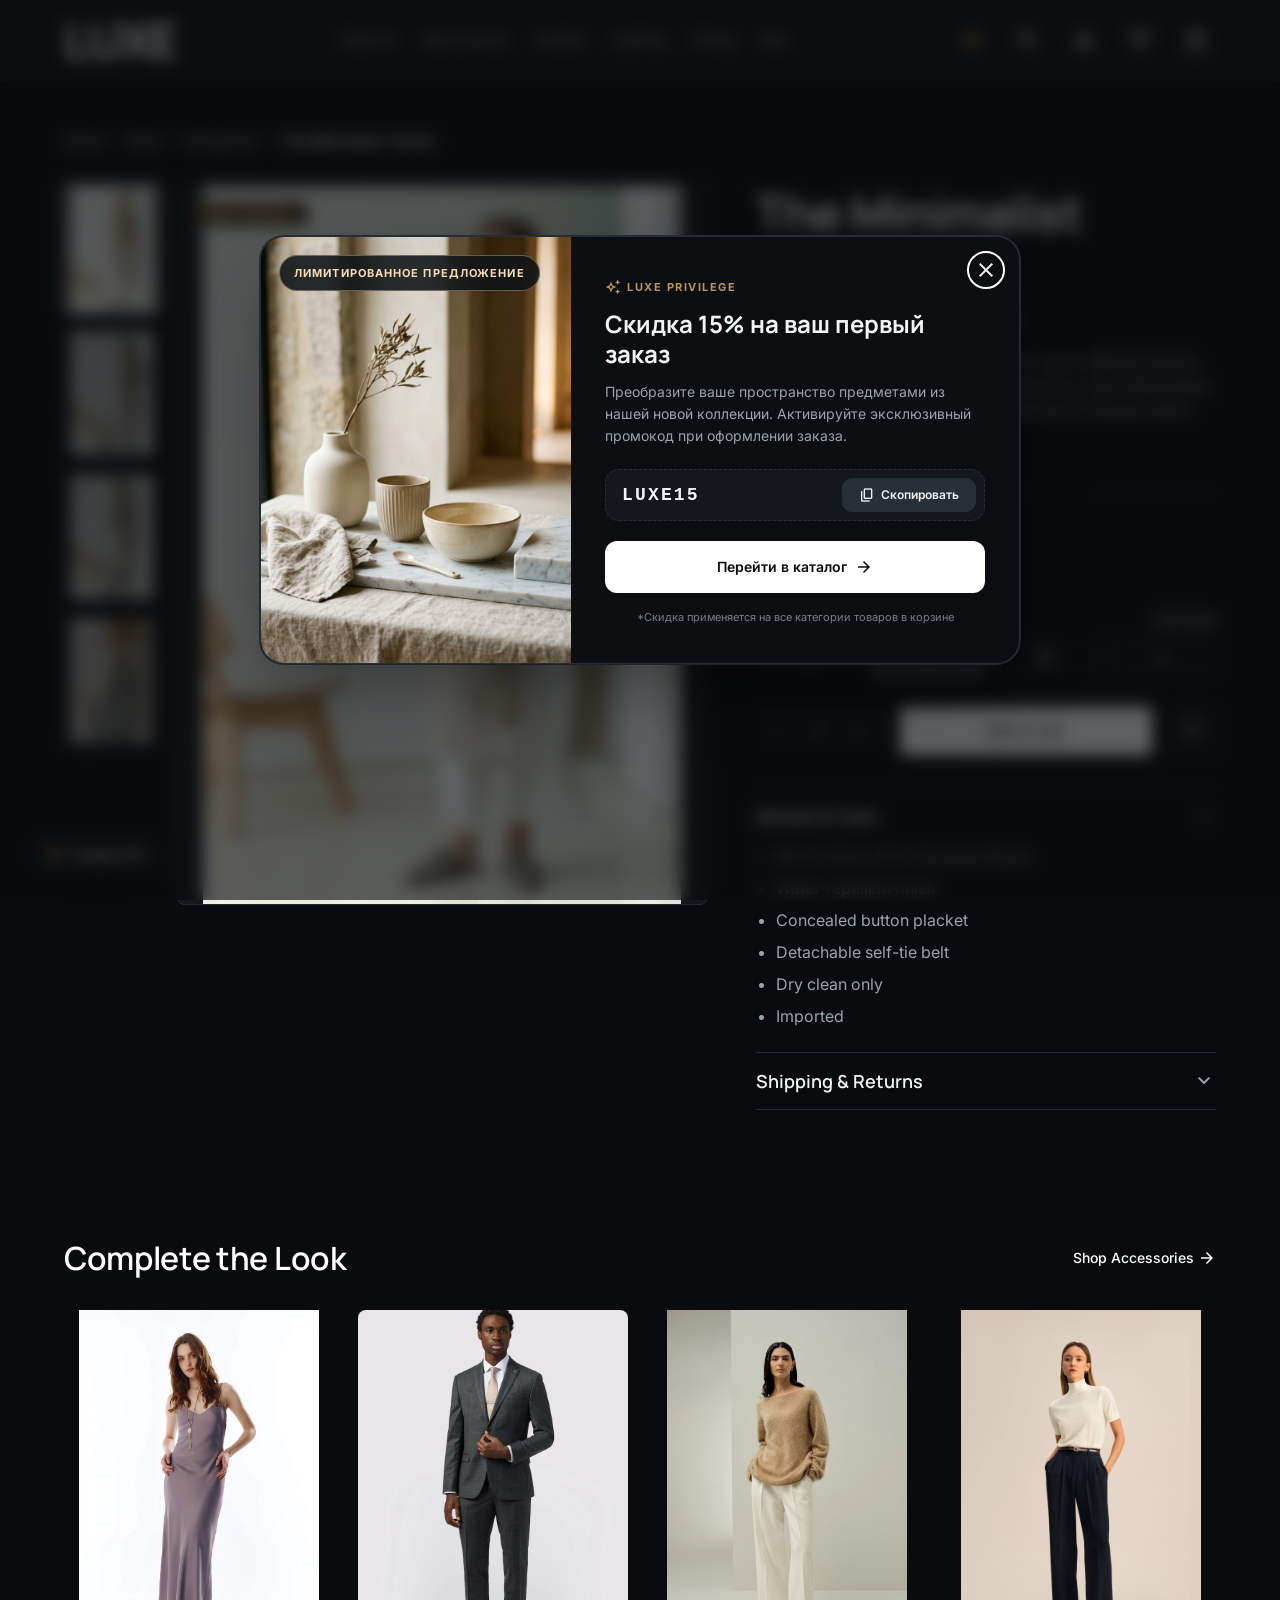
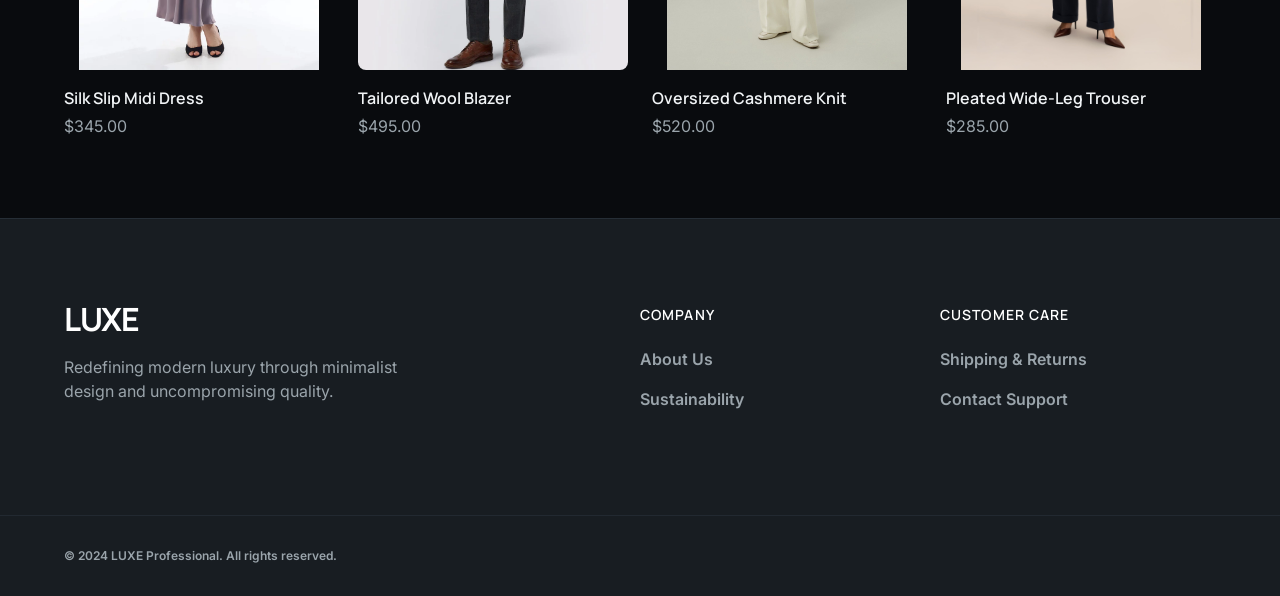
<file: ethereal_commerce/product.html>
<!DOCTYPE html>
<html lang="en">

<head>
  <script async src="https://www.googletagmanager.com/gtm.js?id=GTM-58DTDRNC"></script>
  <script>
    window.dataLayer = window.dataLayer || [];
    function gtag() { dataLayer.push(arguments); }
    gtag('js', new Date());
  </script>
  <meta charset="utf-8" />
  <meta name="viewport" content="width=device-width, initial-scale=1.0" />
  <title>The Minimalist Trench — LUXE</title>
  <meta name="description"
    content="A masterclass in restraint. This trench coat redefines classic outerwear with clean lines, hidden closures, and a fluid drape." />
  <link rel="preconnect" href="https://fonts.googleapis.com" />
  <link rel="preconnect" href="https://fonts.gstatic.com" crossorigin />
  <link href="https://fonts.googleapis.com/css2?family=Material+Symbols+Outlined:wght,FILL@100..700,0..1&display=swap"
    rel="stylesheet" />
  <link href="css/styles.css" rel="stylesheet" />
  <script>
    (function () {
      var saved = localStorage.getItem('luxe-theme');
      var theme = saved || 'dark';
      document.documentElement.setAttribute('data-theme', theme);
    })();
  </script>
</head>

<body>

  <!-- ======= HEADER ======= -->
  <header class="site-header" id="site-header">
    <div class="container header-inner">
      <a class="logo" href="../index.html">LUXE</a>
      <nav class="nav-links" id="nav-links">
        <a class="nav-link" href="shop.html">Shop All</a>
        <a class="nav-link" href="shop.html?category=new-arrivals">New Arrivals</a>
        <a class="nav-link" href="shop.html?category=textiles">Textiles</a>
        <a class="nav-link" href="shop.html?category=lighting">Lighting</a>
        <a class="nav-link" href="shop.html?category=dining">Dining</a>
        <a class="nav-link  " href="sale.html">Sale</a>

      </nav>
      <div class="header-icons">
        <button class="icon-btn theme-toggle-btn" id="theme-toggle" type="button" aria-label="Toggle theme"
          title="Toggle theme">
          <span class="material-symbols-outlined theme-toggle-icon">dark_mode</span>
        </button>
        <button class="icon-btn" aria-label="Search">
          <span class="material-symbols-outlined">search</span>
        </button>
        <button class="icon-btn" aria-label="Account" onclick="location.href='account.html'">
          <span class="material-symbols-outlined">person</span>
        </button>
        <button class="icon-btn" aria-label="Wishlist" onclick="location.href='wishlist.html'">
          <span class="material-symbols-outlined">favorite</span>
          <span class="wishlist-badge" id="wishlist-badge">0</span>
        </button>
        <button class="icon-btn" aria-label="Cart" onclick="location.href='cart.html'">
          <span class="material-symbols-outlined">shopping_bag</span>
          <span class="cart-badge" id="cart-badge">0</span>
        </button>
        <button class="icon-btn mobile-menu-btn" aria-label="Menu" id="menu-toggle">
          <span class="material-symbols-outlined">menu</span>
        </button>
      </div>
    </div>
  </header>

  <!-- ======= MAIN ======= -->
  <main style="flex-grow:1;">
    <div class="container" style="padding-top:48px; padding-bottom:80px;">

      <!-- Breadcrumbs -->
      <nav class="breadcrumbs" aria-label="Breadcrumb" id="breadcrumbs">
        <a href="../index.html">Home</a>
        <span class="material-symbols-outlined">chevron_right</span>
        <a href="shop.html">Shop</a>
        <span class="material-symbols-outlined">chevron_right</span>
        <a href="categories.html">Categories</a>
        <span class="material-symbols-outlined">chevron_right</span>
        <span class="current" id="breadcrumb-current">The Minimalist Trench</span>
      </nav>

      <!-- Product Hero -->
      <div class="product-hero" id="product-hero">


        <!-- Image Gallery -->
        <div class="gallery" id="gallery">
          <div class="thumbnails" id="thumbnails">
            <button class="thumb active" data-index="0">
              <img
                src="https://lh3.googleusercontent.com/aida-public/[base64]"
                alt="Trench coat front view" />
            </button>
            <button class="thumb" data-index="1">
              <img
                src="https://lh3.googleusercontent.com/aida-public/[base64]"
                alt="Collar detail" />
            </button>
            <button class="thumb" data-index="2">
              <img
                src="https://lh3.googleusercontent.com/aida-public/[base64]"
                alt="Pocket detail" />
            </button>
            <button class="thumb" data-index="3">
              <img
                src="https://lh3.googleusercontent.com/aida-public/[base64]"
                alt="Full length styling" />
            </button>
          </div>

          <div class="main-image" id="main-image">
            <span class="chip chip-champagne" id="main-product-chip">New Arrival</span>
            <img id="main-product-img"
              src="https://lh3.googleusercontent.com/aida-public/[base64]"
              alt="The Minimalist Trench" />
            <div class="zoom-lens" id="zoom-lens"></div>
            <div class="zoom-result" id="zoom-result"></div>
          </div>
        </div>

        <!-- Product Info -->
        <div class="product-info">
          <h1 class="display-lg product-title" id="product-title">The Minimalist Trench</h1>

          <div class="product-meta">
            <span class="product-price" id="product-price">$495.00</span>
            <div class="rating">
              <span class="material-symbols-outlined filled">star</span>
              <span class="material-symbols-outlined filled">star</span>
              <span class="material-symbols-outlined filled">star</span>
              <span class="material-symbols-outlined filled">star</span>
              <span class="material-symbols-outlined star-half">star_half</span>
              <span class="rating-count" id="review-count">(128 Reviews)</span>
            </div>
          </div>

          <p class="body-md product-description" id="product-desc">A masterclass in restraint. This trench coat
            redefines classic outerwear with clean lines, hidden closures, and a fluid drape. Crafted from a
            water-resistant, breathable technical cotton blend.</p>

          <div class="divider"></div>


          <!-- Color Selector -->
          <div style="margin-bottom:24px;">
            <div class="selector-header">
              <span class="selector-label label-md">Color: <span id="color-name">Sand</span></span>
            </div>
            <div class="color-swatches" id="color-swatches">
              <button class="color-swatch active" style="background:#E5DCC5;" data-color="Sand"
                aria-label="Select Sand color"></button>
              <button class="color-swatch" style="background:#2A2A2A;" data-color="Midnight"
                aria-label="Select Midnight color"></button>
              <button class="color-swatch" style="background:#7D8A77;" data-color="Sage"
                aria-label="Select Sage color"></button>
            </div>
          </div>

          <!-- Size Selector -->
          <div style="margin-bottom:32px;">
            <div class="selector-header">
              <span class="selector-label label-md">Size</span>
              <button class="size-guide-link">Size Guide</button>
            </div>
            <div class="size-grid" id="size-grid">
              <button class="size-btn" data-size="XS">XS</button>
              <button class="size-btn active" data-size="S">S</button>
              <button class="size-btn" data-size="M">M</button>
              <button class="size-btn" data-size="L">L</button>
            </div>
          </div>

          <!-- Actions -->
          <div class="product-actions" id="product-actions">
            <div class="qty-selector">
              <button aria-label="Decrease quantity" id="qty-minus">
                <span class="material-symbols-outlined" style="font-size:18px;">remove</span>
              </button>
              <input type="text" class="qty-value" value="1" id="qty-value" aria-label="Quantity" />
              <button aria-label="Increase quantity" id="qty-plus">
                <span class="material-symbols-outlined" style="font-size:18px;">add</span>
              </button>
            </div>
            <button class="btn btn-primary" id="add-to-cart">Add to Cart</button>
            <button class="wishlist-action" aria-label="Add to wishlist" id="wishlist-toggle">
              <span class="material-symbols-outlined">favorite_border</span>
            </button>
          </div>

          <!-- Accordion -->
          <div class="accordion" style="margin-top:auto;">
            <details open id="details-care">
              <summary>
                <span>Details &amp; Care</span>
                <span class="material-symbols-outlined">expand_more</span>
              </summary>
              <div class="accordion-content">
                <ul>
                  <li>65% Cotton, 35% Technical Nylon</li>
                  <li>Water-repellent finish</li>
                  <li>Concealed button placket</li>
                  <li>Detachable self-tie belt</li>
                  <li>Dry clean only</li>
                  <li>Imported</li>
                </ul>
              </div>
            </details>
            <details id="shipping-returns">
              <summary>
                <span>Shipping &amp; Returns</span>
                <span class="material-symbols-outlined">expand_more</span>
              </summary>
              <div class="accordion-content">
                <p style="margin-bottom:8px;">Complimentary standard shipping on all orders over $200. Express shipping
                  available at checkout.</p>
                <p>Returns accepted within 30 days of delivery. Items must be unworn and in original condition.</p>
              </div>
            </details>
          </div>
        </div>
      </div>


      <!-- Complete the Look -->
      <section class="related-section" id="related-section">
        <div class="section-header">
          <h2 class="headline-lg">Complete the Look</h2>
          <a class="section-link" href="shop.html">
            Shop Accessories
            <span class="material-symbols-outlined" style="font-size:18px;">arrow_forward</span>
          </a>
        </div>
        <div class="related-grid">
          <a class="related-card" href="product.html?id=structured-tote" id="related-1">
            <div class="related-card-image">
              <img
                src="https://lh3.googleusercontent.com/aida-public/[base64]"
                alt="The Structured Tote" />
              <button class="wishlist-btn" aria-label="Add to wishlist">
                <span class="material-symbols-outlined" style="font-size:18px;">favorite_border</span>
              </button>
            </div>
            <h3 class="related-card-name">The Structured Tote</h3>
            <p class="related-card-price">$350.00</p>
          </a>
          <a class="related-card" href="product.html?id=silk-dress" id="related-2">
            <div class="related-card-image">
              <img
                src="https://lh3.googleusercontent.com/aida-public/[base64]"
                alt="Essential Gold Hoops" />
              <button class="wishlist-btn" aria-label="Add to wishlist">
                <span class="material-symbols-outlined" style="font-size:18px;">favorite_border</span>
              </button>
            </div>
            <h3 class="related-card-name">Essential Gold Hoops</h3>
            <p class="related-card-price">$125.00</p>
          </a>
          <a class="related-card" href="product.html?id=wide-trouser" id="related-3">
            <div class="related-card-image">
              <img
                src="https://lh3.googleusercontent.com/aida-public/[base64]"
                alt="Tailored Wool Trouser" />
              <button class="wishlist-btn" aria-label="Add to wishlist">
                <span class="material-symbols-outlined" style="font-size:18px;">favorite_border</span>
              </button>
            </div>
            <h3 class="related-card-name">Tailored Wool Trouser</h3>
            <p class="related-card-price">$195.00</p>
          </a>
          <a class="related-card" href="product.html?id=cashmere-knit" id="related-4">
            <div class="related-card-image">
              <img
                src="https://lh3.googleusercontent.com/aida-public/[base64]"
                alt="Classic Leather Loafer" />
              <button class="wishlist-btn" aria-label="Add to wishlist">
                <span class="material-symbols-outlined" style="font-size:18px;">favorite_border</span>
              </button>
            </div>
            <h3 class="related-card-name">Classic Leather Loafer</h3>
            <p class="related-card-price">$275.00</p>
          </a>
        </div>
      </section>

    </div>
  </main>


  <!-- ======= FOOTER ======= -->
  <footer class="site-footer">
    <div class="container footer-inner">
      <div class="footer-brand">
        <span class="logo" style="font-size:32px; line-height:40px;">LUXE</span>
        <p class="footer-brand-desc">Redefining modern luxury through minimalist design and uncompromising quality.</p>
      </div>
      <div>
        <h4 class="footer-col-title" style="font-size:14px; text-transform:uppercase; letter-spacing:0.08em;">Company
        </h4>
        <div class="footer-links">
          <a class="footer-link label-sm" href="#">About Us</a>
          <a class="footer-link label-sm" href="#">Sustainability</a>
        </div>
      </div>
      <div>
        <h4 class="footer-col-title" style="font-size:14px; text-transform:uppercase; letter-spacing:0.08em;">Customer
          Care</h4>
        <div class="footer-links">
          <a class="footer-link label-sm" href="#">Shipping &amp; Returns</a>
          <a class="footer-link label-sm" href="#">Contact Support</a>
        </div>
      </div>
    </div>
    <div class="container" style="padding-top:32px; padding-bottom:32px; border-top:1px solid var(--surface-variant);">
      <p class="footer-copyright">© 2024 LUXE Professional. All rights reserved.</p>
    </div>
  </footer>

  <script src="js/app.js"></script>
</body>

</html>
</file>
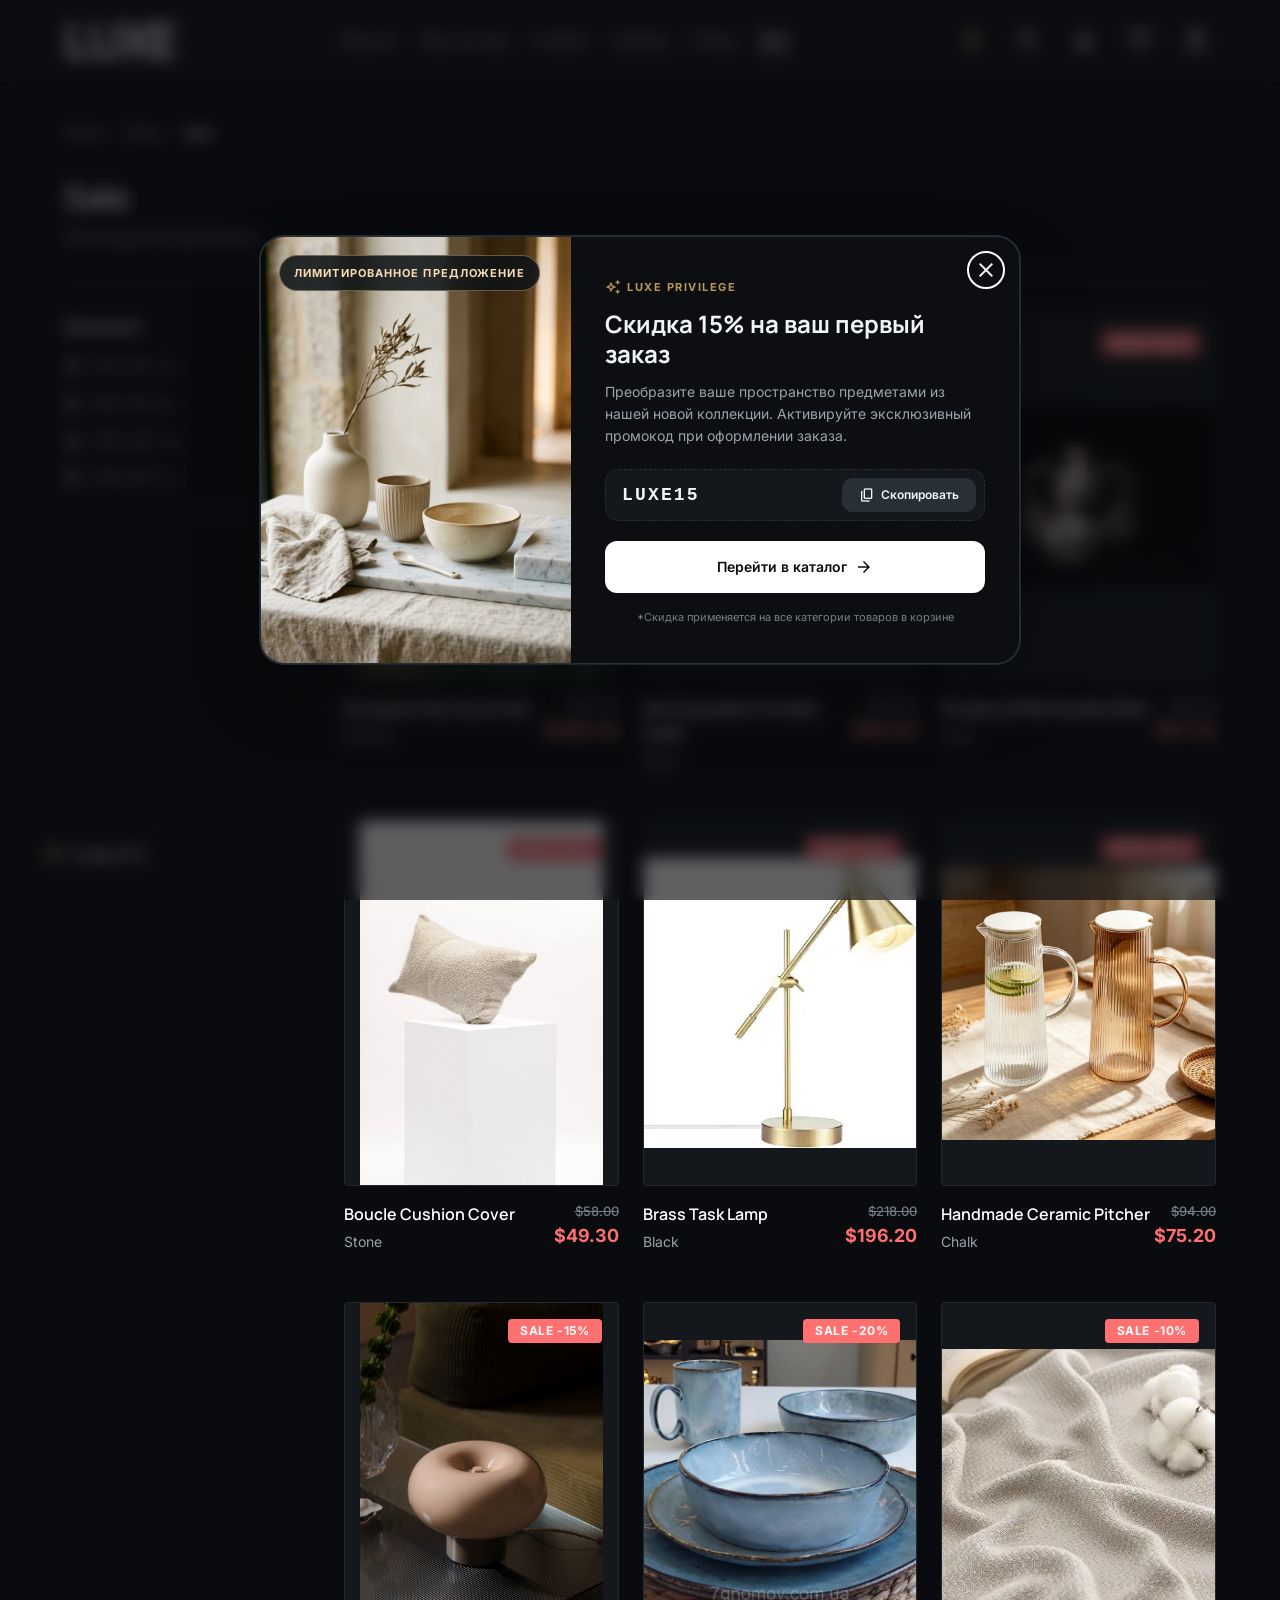
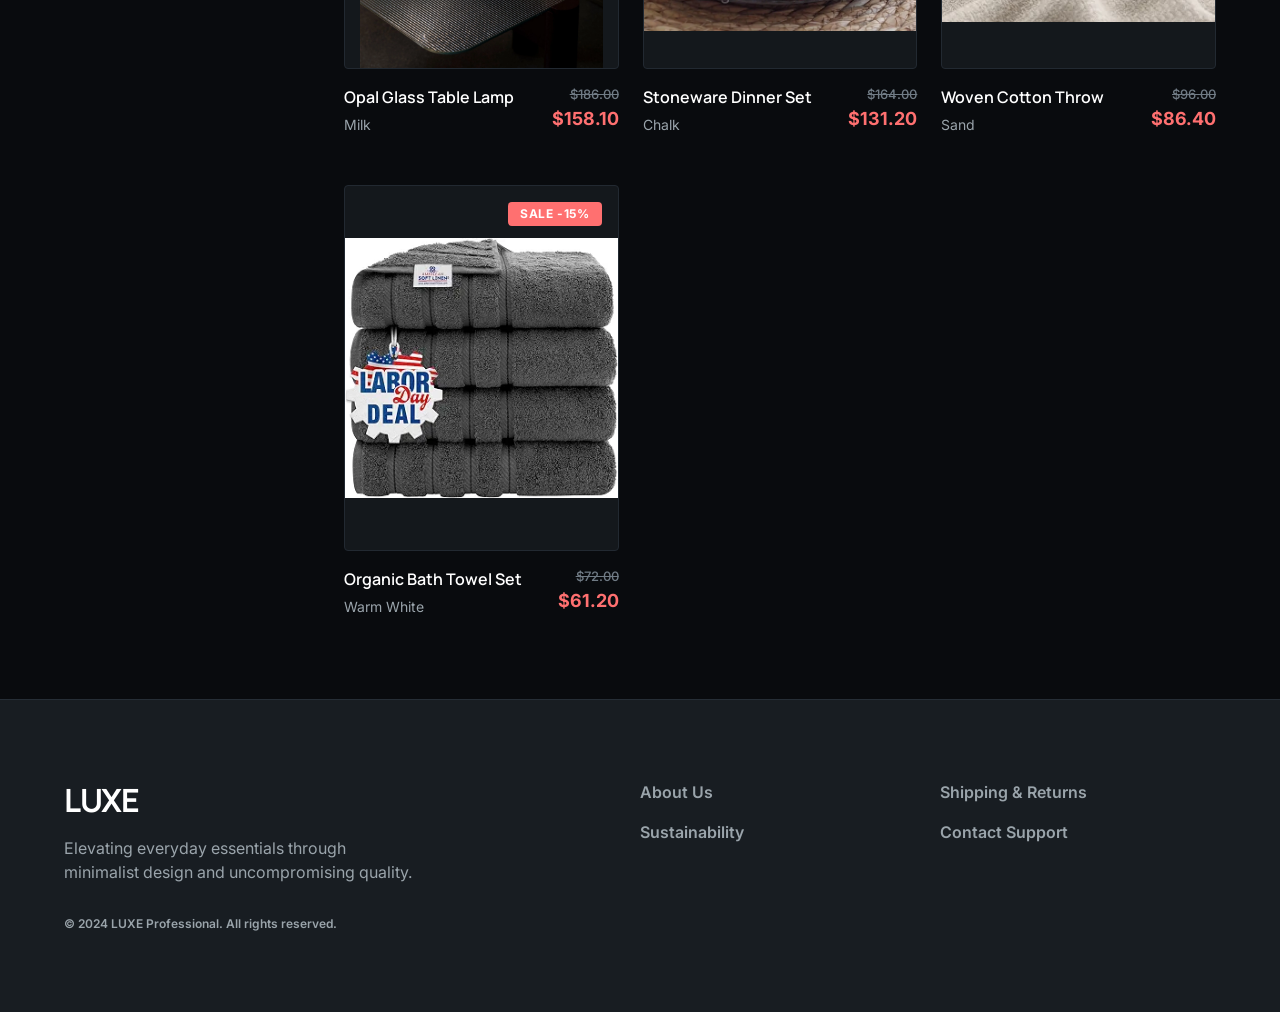
<file: ethereal_commerce/sale.html>
<!DOCTYPE html>
<html lang="en">

<head>
    <script async src="https://www.googletagmanager.com/gtm.js?id=GTM-58DTDRNC"></script>
    <script>
        window.dataLayer = window.dataLayer || [];
        function gtag() { dataLayer.push(arguments); }
        gtag('js', new Date());
    </script>
    <meta charset="utf-8">
    <meta name="viewport" content="width=device-width, initial-scale=1.0">

    <title>Sale — LUXE</title>

    <meta name="description" content="Selected LUXE pieces at special prices.">

    <link rel="preconnect" href="https://fonts.googleapis.com">
    <link rel="preconnect" href="https://fonts.gstatic.com" crossorigin>

    <link href="https://fonts.googleapis.com/css2?family=Material+Symbols+Outlined:wght,FILL@100..700,0..1&display=swap"
        rel="stylesheet">

    <link href="css/styles.css" rel="stylesheet">
    <script>
        (function () {
            var saved = localStorage.getItem('luxe-theme');
            var theme = saved || 'dark';
            document.documentElement.setAttribute('data-theme', theme);
        })();
    </script>
</head>

<body>

    <!-- HEADER -->

    <header class="site-header" id="site-header">

        <div class="container header-inner">

            <a class="logo" href="../index.html">
                LUXE
            </a>

            <nav class="nav-links" id="nav-links">

                <a class="nav-link" href="shop.html">
                    Shop All
                </a>

                <a class="nav-link" href="shop.html?category=new-arrivals">
                    New Arrivals
                </a>

                <a class="nav-link" href="shop.html?category=textiles">
                    Textiles
                </a>

                <a class="nav-link" href="shop.html?category=lighting">
                    Lighting
                </a>

                <a class="nav-link" href="shop.html?category=dining">
                    Dining
                </a>

                <a class="nav-link active" href="sale.html">
                    Sale
                </a>

            </nav>

            <div class="header-icons">

                <button class="icon-btn theme-toggle-btn" id="theme-toggle" type="button" aria-label="Toggle theme"
                    title="Toggle theme">
                    <span class="material-symbols-outlined theme-toggle-icon">dark_mode</span>
                </button>

                <button class="icon-btn" type="button" aria-label="Search">
                    <span class="material-symbols-outlined">
                        search
                    </span>
                </button>

                <button class="icon-btn" type="button" aria-label="Account" onclick="location.href='account.html'">
                    <span class="material-symbols-outlined">
                        person
                    </span>
                </button>

                <button class="icon-btn" type="button" aria-label="Wishlist" onclick="location.href='wishlist.html'">
                    <span class="material-symbols-outlined">
                        favorite
                    </span>
                    <span class="wishlist-badge" id="wishlist-badge">
                        0
                    </span>
                </button>

                <button class="icon-btn" type="button" aria-label="Cart" onclick="location.href='cart.html'">
                    <span class="material-symbols-outlined">
                        shopping_bag
                    </span>

                    <span class="cart-badge" id="cart-badge">
                        0
                    </span>
                </button>

                <button class="icon-btn mobile-menu-btn" type="button" aria-label="Menu" id="menu-toggle">
                    <span class="material-symbols-outlined">
                        menu
                    </span>
                </button>

            </div>

        </div>

    </header>


    <!-- MAIN -->

    <main style="flex-grow: 1;">

        <div class="container" style="
                padding-top: 40px;
                padding-bottom: 80px;
            ">

            <!-- BREADCRUMBS -->

            <nav class="breadcrumbs" aria-label="Breadcrumb">

                <a href="../index.html">
                    Home
                </a>

                <span class="material-symbols-outlined">
                    chevron_right
                </span>

                <a href="shop.html">
                    Shop
                </a>

                <span class="material-symbols-outlined">
                    chevron_right
                </span>

                <span class="current">
                    Sale
                </span>

            </nav>


            <!-- PAGE HEADER -->

            <div class="shop-header">


                <div class="shop-header-row">

                    <div>

                        <h1 class="headline-lg" style="
                                color: var(--primary);
                                margin-bottom: 8px;
                            ">
                            Sale
                        </h1>

                        <p class="body-md" id="sale-count" style="
                                color: var(--on-surface-variant);
                            ">
                            Selected pieces at special prices
                        </p>

                    </div>

                </div>

            </div>


            <!-- SHOP LAYOUT -->

            <div class="shop-layout">


                <!-- SIDEBAR -->

                <aside class="shop-sidebar" id="shop-sidebar">

                    <div class="filter-group">

                        <div class="filter-title" id="sale-filter-toggle">
                            Discount

                            <span class="material-symbols-outlined">
                                expand_less
                            </span>
                        </div>


                        <div class="filter-options" id="sale-filter-options">

                            <label class="checkbox-label">
                                <input type="checkbox" class="sale-discount-filter" value="10">
                                <span>
                                    10% off <span class="discount-count" data-discount="10"></span>
                                </span>
                            </label>

                            <label class="checkbox-label">
                                <input type="checkbox" class="sale-discount-filter" value="15">
                                <span>
                                    15% off <span class="discount-count" data-discount="15"></span>
                                </span>
                            </label>

                            <label class="checkbox-label">
                                <input type="checkbox" class="sale-discount-filter" value="20">
                                <span>
                                    20% off <span class="discount-count" data-discount="20"></span>
                                </span>
                            </label>

                            <label class="checkbox-label">
                                <input type="checkbox" class="sale-discount-filter" value="25">
                                <span>
                                    25% off <span class="discount-count" data-discount="25"></span>
                                </span>
                            </label>

                            <button type="button" id="sale-filter-reset"
                                style="margin-top: 4px; font-size: 13px; color: var(--on-surface-variant); background: none; border: none; cursor: pointer; text-decoration: underline; display: none; text-align: left; padding: 4px 0;">
                                Reset Filter
                            </button>

                        </div>

                    </div>

                </aside>


                <!-- PRODUCTS -->

                <div class="shop-content">

                    <!-- Mobile / Quick Filter Pills -->
                    <div class="sale-mobile-filters" id="sale-mobile-filters">
                        <button type="button" class="sale-pill active" data-discount="all">All</button>
                        <button type="button" class="sale-pill" data-discount="10">10% off</button>
                        <button type="button" class="sale-pill" data-discount="15">15% off</button>
                        <button type="button" class="sale-pill" data-discount="20">20% off</button>
                        <button type="button" class="sale-pill" data-discount="25">25% off</button>
                    </div>

                    <div class="product-grid" id="sale-product-grid">
                    </div>

                </div>

            </div>

        </div>

    </main>


    <!-- FOOTER -->

    <footer class="site-footer">

        <div class="container footer-inner">

            <div class="footer-brand">

                <span class="logo" style="
                        font-size: 32px;
                        line-height: 40px;
                    ">
                    LUXE
                </span>

                <p class="footer-brand-desc">
                    Elevating everyday essentials through
                    minimalist design and uncompromising quality.
                </p>

                <p class="footer-copyright">
                    © 2024 LUXE Professional. All rights reserved.
                </p>

            </div>


            <div>

                <div class="footer-links" style="margin-top: 0;">

                    <a class="footer-link label-sm" href="#">
                        About Us
                    </a>

                    <a class="footer-link label-sm" href="#">
                        Sustainability
                    </a>

                </div>

            </div>


            <div>

                <div class="footer-links" style="margin-top: 0;">


                    <a class="footer-link label-sm" href="#">
                        Shipping &amp; Returns
                    </a>

                    <a class="footer-link label-sm" href="#">
                        Contact Support
                    </a>

                </div>

            </div>

        </div>

    </footer>


    <!-- SCRIPTS -->

    <script src="js/app.js"></script>
    <script src="js/sale.js"></script>

</body>

</html>
</file>
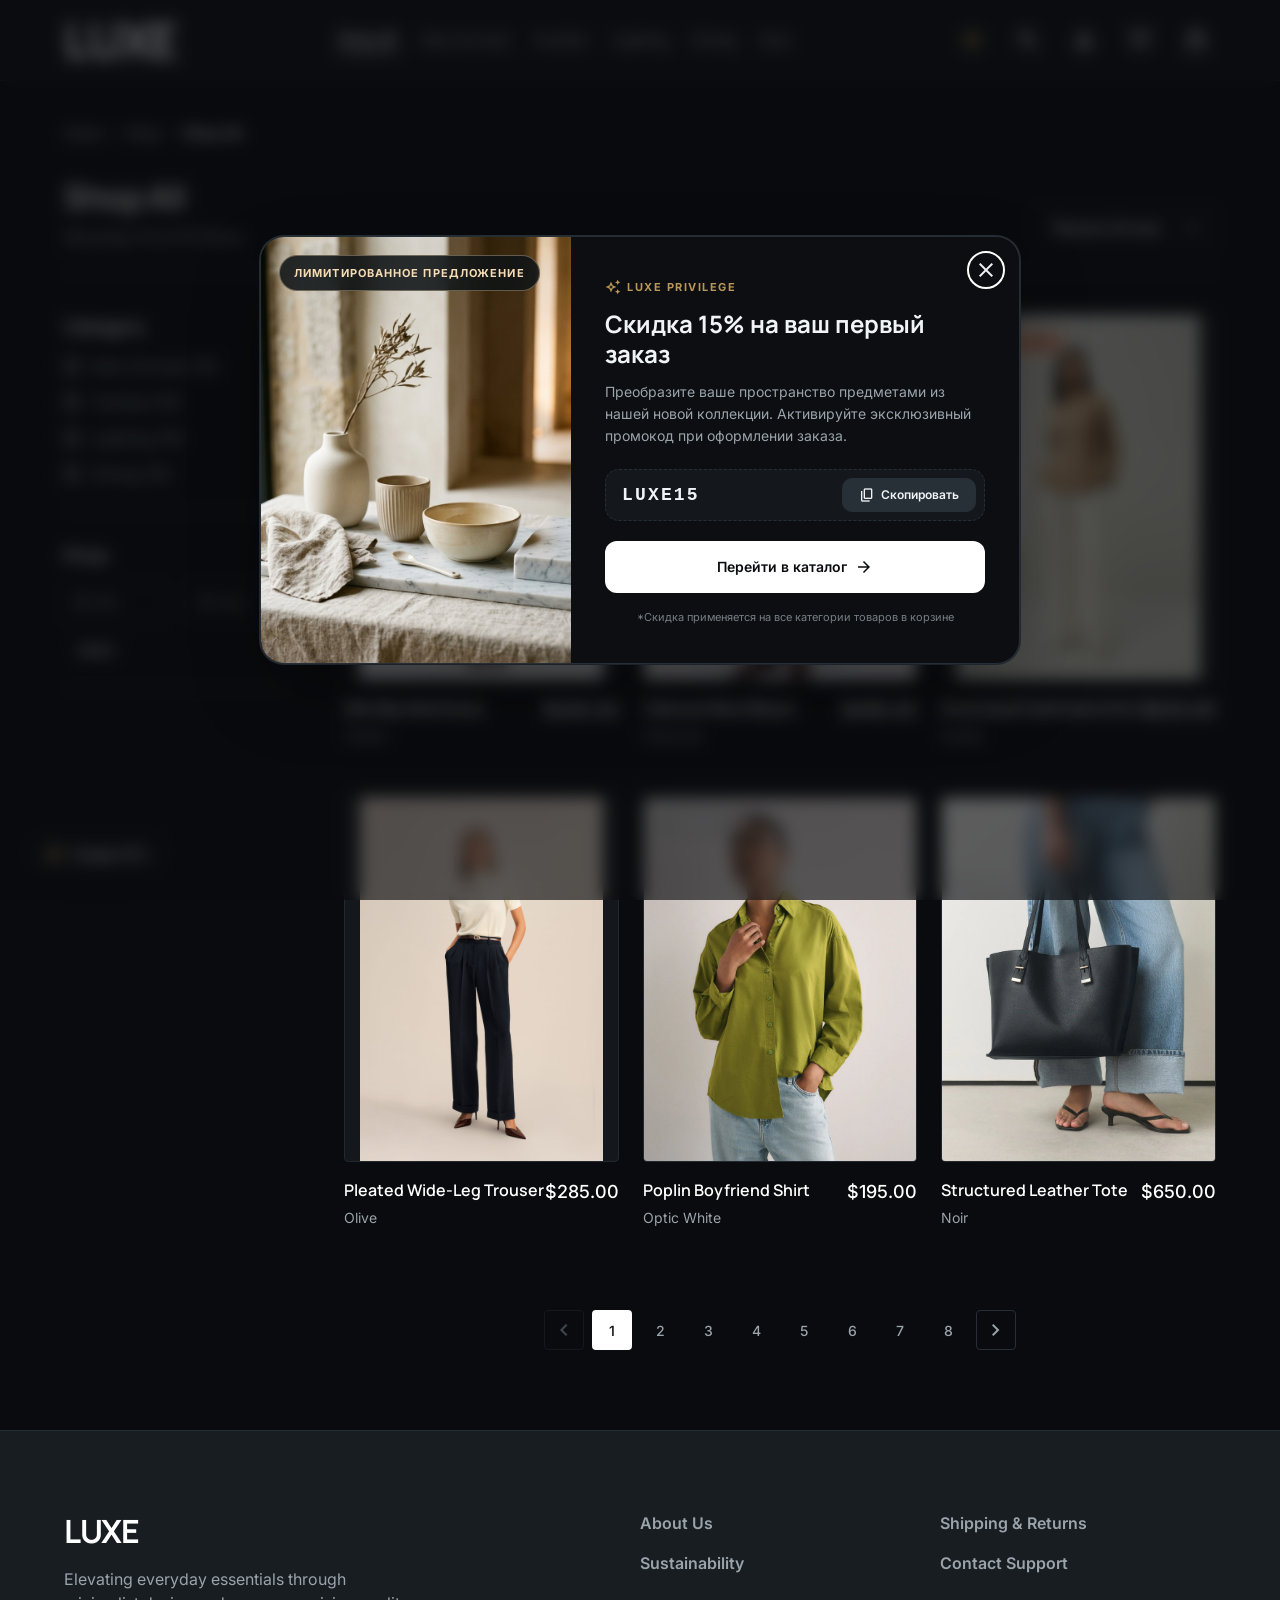
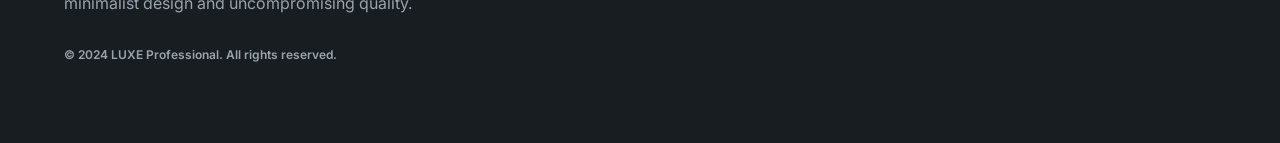
<file: ethereal_commerce/shop.html>
<!DOCTYPE html>
<html lang="en">

<head>
  <script async src="https://www.googletagmanager.com/gtm.js?id=GTM-58DTDRNC"></script>
  <script>
    window.dataLayer = window.dataLayer || [];
    function gtag() { dataLayer.push(arguments); }
    gtag('js', new Date());
  </script>
  <meta charset="utf-8" />
  <meta name="viewport" content="width=device-width, initial-scale=1.0" />
  <title>Shop All — LUXE</title>
  <meta name="description"
    content="Browse our curated collection of minimalist luxury essentials. Filter by category, price, and size." />
  <link rel="preconnect" href="https://fonts.googleapis.com" />
  <link rel="preconnect" href="https://fonts.gstatic.com" crossorigin />
  <link href="https://fonts.googleapis.com/css2?family=Material+Symbols+Outlined:wght,FILL@100..700,0..1&display=swap"
    rel="stylesheet" />
  <link href="css/styles.css" rel="stylesheet" />
  <script>
    (function () {
      var saved = localStorage.getItem('luxe-theme');
      var theme = saved || 'dark';
      document.documentElement.setAttribute('data-theme', theme);
    })();
  </script>
</head>

<body>

  <!-- ======= HEADER ======= -->
  <header class="site-header" id="site-header">
    <div class="container header-inner">
      <a class="logo" href="../index.html">LUXE</a>
      <nav class="nav-links" id="nav-links">
        <a class="nav-link active" href="shop.html">Shop All</a>
        <a class="nav-link" href="shop.html?category=new-arrivals">New Arrivals</a>
        <a class="nav-link" href="shop.html?category=textiles">Textiles</a>
        <a class="nav-link" href="shop.html?category=lighting">Lighting</a>
        <a class="nav-link" href="shop.html?category=dining">Dining</a>
        <a class="nav-link " href="sale.html">Sale</a>

      </nav>
      <div class="header-icons">
        <button class="icon-btn theme-toggle-btn" id="theme-toggle" type="button" aria-label="Toggle theme"
          title="Toggle theme">
          <span class="material-symbols-outlined theme-toggle-icon">dark_mode</span>
        </button>
        <button class="icon-btn" aria-label="Search">
          <span class="material-symbols-outlined">search</span>
        </button>
        <button class="icon-btn" aria-label="Account" onclick="location.href='account.html'">
          <span class="material-symbols-outlined">person</span>
        </button>
        <button class="icon-btn" aria-label="Wishlist" onclick="location.href='wishlist.html'">
          <span class="material-symbols-outlined">favorite</span>
          <span class="wishlist-badge" id="wishlist-badge">0</span>
        </button>
        <button class="icon-btn" aria-label="Cart" onclick="location.href='cart.html'">
          <span class="material-symbols-outlined">shopping_bag</span>
          <span class="cart-badge" id="cart-badge">0</span>
        </button>
        <button class="icon-btn mobile-menu-btn" aria-label="Menu" id="menu-toggle">
          <span class="material-symbols-outlined">menu</span>
        </button>
      </div>
    </div>
  </header>

  <!-- ======= MAIN ======= -->
  <main style="flex-grow:1;">
    <div class="container" style="padding-top:40px; padding-bottom:80px;">

      <!-- Breadcrumbs -->
      <nav class="breadcrumbs" aria-label="Breadcrumb" id="breadcrumbs">
        <a href="../index.html">Home</a>
        <span class="material-symbols-outlined">chevron_right</span>
        <a href="shop.html">Shop</a>
        <span class="material-symbols-outlined">chevron_right</span>
        <span class="current">Shop All</span>
      </nav>

      <!-- Page Header -->
      <div class="shop-header">
        <div class="shop-header-row">
          <div>
            <h1 class="headline-lg" style="color:var(--primary); margin-bottom:8px;">Shop All</h1>
            <p class="body-md" style="color:var(--on-surface-variant);">Showing 40 items</p>
          </div>
          <div style="display:flex; align-items:center; gap:16px;">
            <div class="select-wrapper">
              <select class="select-field" id="sort-select">
                <option>Newest Arrivals</option>
                <option>Price: Low to High</option>
                <option>Price: High to Low</option>
                <option>Popularity</option>
              </select>
              <span class="material-symbols-outlined">expand_more</span>
            </div>
          </div>
        </div>
      </div>

      <!-- Shop Layout -->
      <div class="shop-layout">

        <!-- Sidebar Filters -->
        <aside class="shop-sidebar" id="shop-sidebar">


          <!-- Category Filter -->
          <div class="filter-group">
            <div class="filter-title" id="filter-category-toggle">
              Category
              <span class="material-symbols-outlined">expand_less</span>
            </div>
            <div class="filter-options" id="filter-category-options">
              <label class="checkbox-label">
                <input type="checkbox" data-category="new-arrivals" />
                <span>New Arrivals (10)</span>
              </label>
              <label class="checkbox-label">
                <input type="checkbox" data-category="textiles" />
                <span>Textiles (10)</span>
              </label>
              <label class="checkbox-label">
                <input type="checkbox" data-category="lighting" />
                <span>Lighting (10)</span>
              </label>
              <label class="checkbox-label">
                <input type="checkbox" data-category="dining" />
                <span>Dining (10)</span>
              </label>
            </div>
          </div>


          <!-- Price Filter -->
          <div class="filter-group">
            <div class="filter-title" id="filter-price-toggle">
              Price
              <span class="material-symbols-outlined">expand_less</span>
            </div>
            <div id="filter-price-options">
              <div class="price-range">
                <div class="price-input-wrap">
                  <span class="currency">$</span>
                  <input type="number" class="price-input" placeholder="Min" id="price-min" min="0" />
                </div>
                <span style="color:var(--on-surface-variant);">-</span>
                <div class="price-input-wrap">
                  <span class="currency">$</span>
                  <input type="number" class="price-input" placeholder="Max" id="price-max" min="0" />
                </div>
              </div>
              <div style="display:flex; justify-content:space-between; align-items:center; margin-top:12px;">
                <button type="button" class="btn btn-outline" id="price-apply-btn"
                  style="padding:6px 14px; font-size:13px; border-radius:var(--radius-sm);">
                  Apply
                </button>
                <button type="button" id="price-reset-btn"
                  style="font-size:13px; color:var(--on-surface-variant); background:none; border:none; cursor:pointer; text-decoration:underline; display:none;">
                  Reset
                </button>
              </div>
            </div>
          </div>
        </aside>

        <!-- Product Grid -->
        <div class="shop-content">
          <div class="product-grid" id="product-grid">

            <!-- Product 1 -->
            <a class="product-card" href="product.html?id=silk-dress" id="product-1">
              <div class="product-card-image">
                <img
                  src="https://lh3.googleusercontent.com/aida-public/[base64]"
                  alt="Silk Slip Midi Dress" />
                <span class="chip chip-secondary">New Arrival</span>
                <button class="quick-add" aria-label="Quick add to cart">
                  <span class="material-symbols-outlined" style="font-size:20px;">shopping_bag</span>
                </button>
              </div>
              <div class="product-card-info">
                <div>
                  <h3 class="product-card-name">Silk Slip Midi Dress</h3>
                  <p class="product-card-variant">Cream</p>
                </div>
                <span class="product-card-price">$345</span>
              </div>
            </a>


            <!-- Product 2 -->
            <a class="product-card" href="product.html?id=wool-blazer" id="product-2">
              <div class="product-card-image">
                <img
                  src="https://lh3.googleusercontent.com/aida-public/[base64]"
                  alt="Tailored Wool Blazer" />
                <button class="quick-add" aria-label="Quick add to cart">
                  <span class="material-symbols-outlined" style="font-size:20px;">shopping_bag</span>
                </button>
              </div>
              <div class="product-card-info">
                <div>
                  <h3 class="product-card-name">Tailored Wool Blazer</h3>
                  <p class="product-card-variant">Charcoal</p>
                </div>
                <span class="product-card-price">$495</span>
              </div>
            </a>

            <!-- Product 3 -->
            <a class="product-card" href="product.html?id=cashmere-knit" id="product-3">
              <div class="product-card-image">
                <img
                  src="https://lh3.googleusercontent.com/aida-public/[base64]"
                  alt="Oversized Cashmere Knit" />
                <span class="chip chip-tertiary">Bestseller</span>
                <button class="quick-add" aria-label="Quick add to cart">
                  <span class="material-symbols-outlined" style="font-size:20px;">shopping_bag</span>
                </button>
              </div>
              <div class="product-card-info">
                <div>
                  <h3 class="product-card-name">Oversized Cashmere Knit</h3>
                  <p class="product-card-variant">Camel</p>
                </div>
                <span class="product-card-price">$520</span>
              </div>
            </a>

            <!-- Product 4 -->
            <a class="product-card" href="product.html?id=wide-trouser" id="product-4">
              <div class="product-card-image">
                <img
                  src="https://lh3.googleusercontent.com/aida-public/[base64]"
                  alt="Pleated Wide-Leg Trouser" />
                <button class="quick-add" aria-label="Quick add to cart">
                  <span class="material-symbols-outlined" style="font-size:20px;">shopping_bag</span>
                </button>
              </div>
              <div class="product-card-info">
                <div>
                  <h3 class="product-card-name">Pleated Wide-Leg Trouser</h3>
                  <p class="product-card-variant">Olive</p>
                </div>
                <span class="product-card-price">$285</span>
              </div>
            </a>


            <!-- Product 5 -->
            <a class="product-card" href="product.html?id=poplin-shirt" id="product-5">
              <div class="product-card-image">
                <img
                  src="https://lh3.googleusercontent.com/aida-public/[base64]"
                  alt="Poplin Boyfriend Shirt" />
                <span class="chip chip-outline">Low Stock</span>
                <button class="quick-add" aria-label="Quick add to cart">
                  <span class="material-symbols-outlined" style="font-size:20px;">shopping_bag</span>
                </button>
              </div>
              <div class="product-card-info">
                <div>
                  <h3 class="product-card-name">Poplin Boyfriend Shirt</h3>
                  <p class="product-card-variant">Optic White</p>
                </div>
                <span class="product-card-price">$195</span>
              </div>
            </a>

            <!-- Product 6 -->
            <a class="product-card" href="product.html?id=structured-tote" id="product-6">
              <div class="product-card-image">
                <img
                  src="https://lh3.googleusercontent.com/aida-public/[base64]"
                  alt="Structured Leather Tote" />
                <button class="quick-add" aria-label="Quick add to cart">
                  <span class="material-symbols-outlined" style="font-size:20px;">shopping_bag</span>
                </button>
              </div>
              <div class="product-card-info">
                <div>
                  <h3 class="product-card-name">Structured Leather Tote</h3>
                  <p class="product-card-variant">Noir</p>
                </div>
                <span class="product-card-price">$650</span>
              </div>
            </a>

          </div>

          <!-- Pagination -->
          <div class="pagination" id="pagination">
            <button class="page-arrow" aria-label="Previous page">
              <span class="material-symbols-outlined">chevron_left</span>
            </button>
            <button class="page-btn active">1</button>
            <button class="page-btn">2</button>
            <button class="page-btn">3</button>
            <span style="color:var(--on-surface-variant); padding:0 8px;">...</span>
            <button class="page-btn">8</button>
            <button class="page-arrow" aria-label="Next page">
              <span class="material-symbols-outlined">chevron_right</span>
            </button>
          </div>
        </div>
      </div>

    </div>
  </main>

  <!-- ======= FOOTER ======= -->
  <footer class="site-footer">
    <div class="container footer-inner">
      <div class="footer-brand">
        <a class="logo" href="../index.html" style="font-size:32px; line-height:40px;">LUXE</a>
        <p class="footer-brand-desc">Elevating everyday essentials through minimalist design and uncompromising quality.
        </p>
        <p class="footer-copyright">© 2024 LUXE Professional. All rights reserved.</p>
      </div>
      <div>
        <div class="footer-links" style="margin-top:0;">
          <a class="footer-link label-sm" href="#">About Us</a>
          <a class="footer-link label-sm" href="#">Sustainability</a>
        </div>
      </div>
      <div>
        <div class="footer-links" style="margin-top:0;">
          <a class="footer-link label-sm" href="#">Shipping &amp; Returns</a>
          <a class="footer-link label-sm" href="#">Contact Support</a>
        </div>
      </div>
    </div>
  </footer>

  <script src="js/app.js"></script>
</body>

</html>
</file>
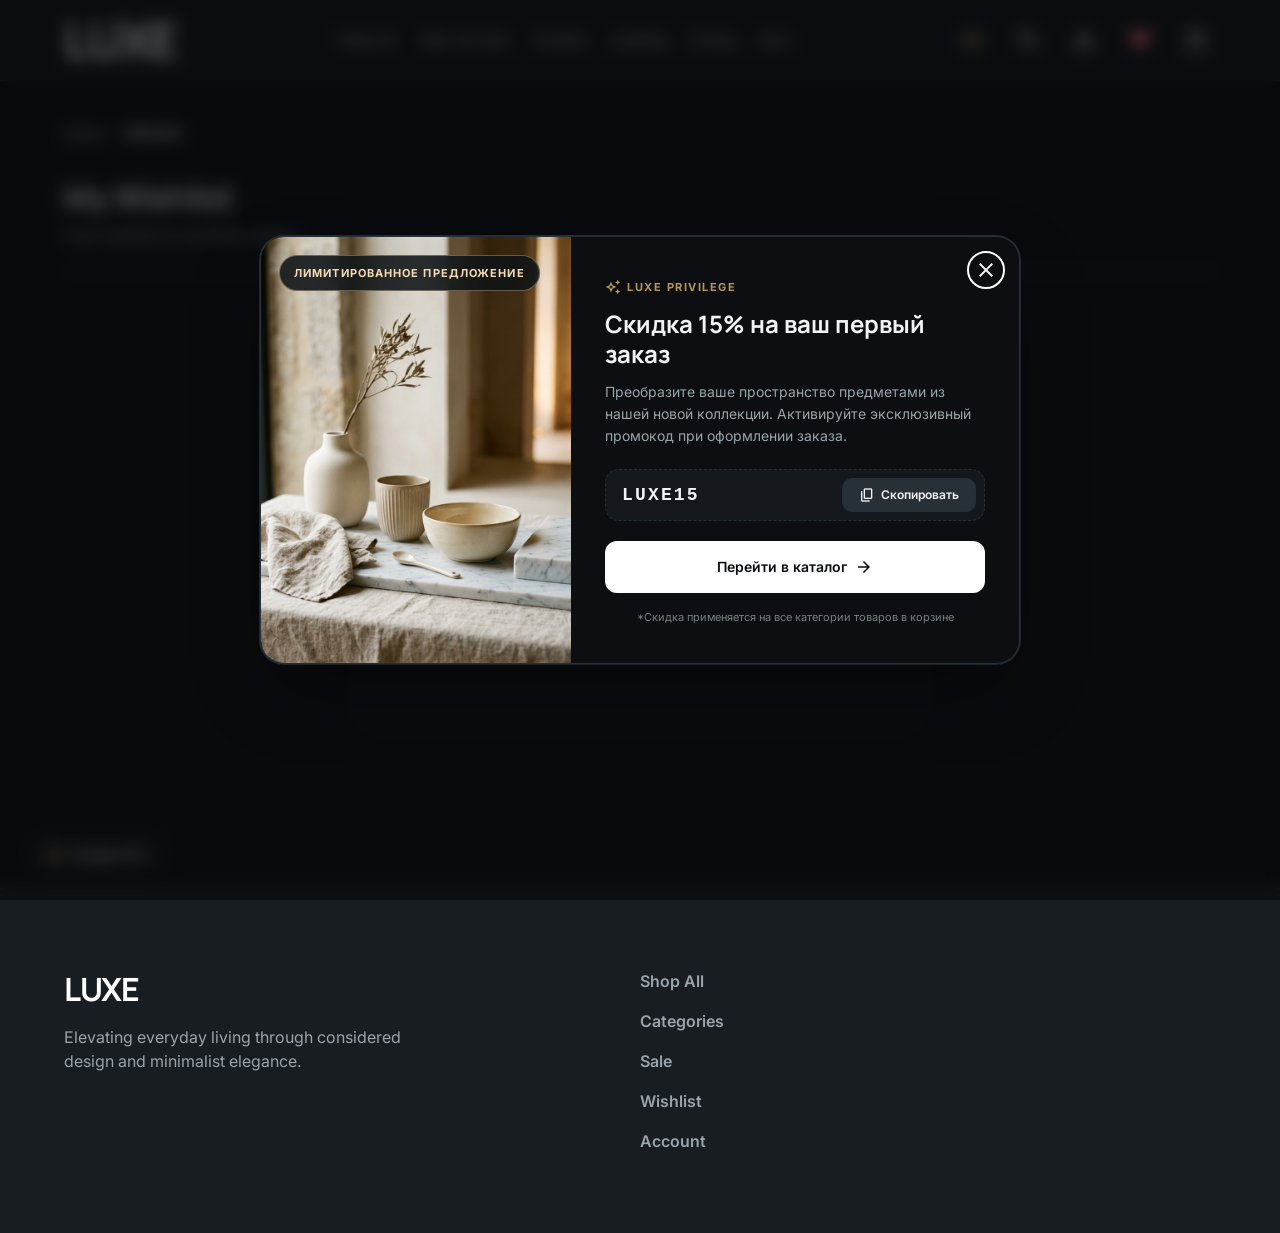
<file: ethereal_commerce/wishlist.html>
<!DOCTYPE html>
<html lang="en">

<head>
    <script async src="https://www.googletagmanager.com/gtm.js?id=GTM-58DTDRNC"></script>
    <script>
        window.dataLayer = window.dataLayer || [];
        function gtag() { dataLayer.push(arguments); }
        gtag('js', new Date());
    </script>
    <meta charset="utf-8" />
    <meta name="viewport" content="width=device-width, initial-scale=1.0" />
    <title>My Wishlist — LUXE</title>
    <meta name="description" content="View your saved items, move them to your bag, or purchase them immediately." />
    <link rel="preconnect" href="https://fonts.googleapis.com" />
    <link rel="preconnect" href="https://fonts.gstatic.com" crossorigin />
    <link href="https://fonts.googleapis.com/css2?family=Material+Symbols+Outlined:wght,FILL@100..700,0..1&display=swap"
        rel="stylesheet" />
    <link href="css/styles.css" rel="stylesheet" />
    <script>
        (function () {
            var saved = localStorage.getItem('luxe-theme');
            var theme = saved || 'dark';
            document.documentElement.setAttribute('data-theme', theme);
        })();
    </script>
</head>

<body>

    <!-- ======= HEADER ======= -->
    <header class="site-header" id="site-header">
        <div class="container header-inner">
            <a class="logo" href="../index.html">LUXE</a>

            <nav class="nav-links" id="nav-links">
                <a class="nav-link" href="shop.html">Shop All</a>
                <a class="nav-link" href="shop.html?category=new-arrivals">New Arrivals</a>
                <a class="nav-link" href="shop.html?category=textiles">Textiles</a>
                <a class="nav-link" href="shop.html?category=lighting">Lighting</a>
                <a class="nav-link" href="shop.html?category=dining">Dining</a>
                <a class="nav-link " href="sale.html">Sale</a>

            </nav>

            <div class="header-icons">
                <button class="icon-btn theme-toggle-btn" id="theme-toggle" type="button" aria-label="Toggle theme"
                    title="Toggle theme">
                    <span class="material-symbols-outlined theme-toggle-icon">dark_mode</span>
                </button>
                <button class="icon-btn" aria-label="Search" onclick="location.href='shop.html'">
                    <span class="material-symbols-outlined">search</span>
                </button>
                <button class="icon-btn" aria-label="Account" onclick="location.href='account.html'">
                    <span class="material-symbols-outlined">person</span>
                </button>
                <button class="icon-btn active" aria-label="Wishlist" onclick="location.href='wishlist.html'"
                    style="color: var(--error);">
                    <span class="material-symbols-outlined" style="font-variation-settings: 'FILL' 1;">favorite</span>
                    <span class="wishlist-badge" id="wishlist-badge">0</span>
                </button>
                <button class="icon-btn" aria-label="Cart" onclick="location.href='cart.html'">
                    <span class="material-symbols-outlined">shopping_bag</span>
                    <span class="cart-badge" id="cart-badge">0</span>
                </button>
                <button class="icon-btn mobile-menu-btn" aria-label="Menu" id="menu-toggle">
                    <span class="material-symbols-outlined">menu</span>
                </button>
            </div>
        </div>
    </header>

    <!-- ======= MAIN ======= -->
    <main style="flex-grow:1;">
        <div class="container" style="padding-top:40px; padding-bottom:80px;">

            <!-- Breadcrumbs -->
            <nav class="breadcrumbs" aria-label="Breadcrumb" id="breadcrumbs">
                <a href="../index.html">Home</a>
                <span class="material-symbols-outlined">chevron_right</span>
                <span class="current">Wishlist</span>
            </nav>

            <!-- Wishlist Header -->
            <div class="wishlist-header-row">
                <div class="wishlist-header-title">
                    <h1 class="headline-lg">My Wishlist</h1>
                    <p class="body-md" id="wishlist-item-count">Loading saved items...</p>
                </div>
                <div class="wishlist-header-actions" id="wishlist-actions-bar" style="display: none;">
                    <button type="button" class="btn btn-outline" id="move-all-to-cart-btn" style="font-size: 13px;">
                        <span class="material-symbols-outlined" style="font-size: 18px;">shopping_bag</span>
                        Add All to Cart
                    </button>
                    <button type="button" class="btn btn-text" id="clear-wishlist-btn"
                        style="color: var(--on-surface-variant); font-size: 13px;">
                        <span class="material-symbols-outlined" style="font-size: 18px;">delete</span>
                        Clear All
                    </button>
                </div>
            </div>

            <!-- Wishlist Content Area -->
            <div id="wishlist-content">
                <!-- Dynamic content: Grid or Empty State rendered by wishlist.js -->
                <div class="wishlist-grid" id="wishlist-grid"></div>
                <div id="wishlist-empty" style="display: none;"></div>
            </div>

        </div>
    </main>


    <!-- ======= FOOTER ======= -->
    <footer class="site-footer">
        <div class="container footer-inner">
            <div class="footer-brand">
                <a class="logo" href="../index.html" style="font-size:32px; line-height:40px;">LUXE</a>
                <p class="footer-brand-desc">Elevating everyday living through considered design and minimalist
                    elegance.</p>
            </div>
            <div class="footer-links">
                <a class="footer-link label-sm" href="shop.html">Shop All</a>
                <a class="footer-link label-sm" href="categories.html">Categories</a>
                <a class="footer-link label-sm" href="sale.html">Sale</a>
                <a class="footer-link label-sm" href="wishlist.html">Wishlist</a>
                <a class="footer-link label-sm" href="account.html">Account</a>
            </div>
        </div>
    </footer>

    <script src="js/app.js"></script>
    <script src="js/wishlist.js"></script>
</body>

</html>
</file>
<file: ethereal_commerce/css/styles.css>
/* ========================================================================
   LUXE — Design System (Ethereal Commerce)
   ======================================================================== */

/* --- Google Fonts --- */
@import url('https://fonts.googleapis.com/css2?family=Inter:wght@400;500;600&family=Manrope:wght@600;700&display=swap');

/* --- CSS Custom Properties --- */
:root {
  /* Colors — Surface */
  --surface: #f8f9fa;
  --surface-dim: #d9dadb;
  --surface-bright: #f8f9fa;
  --surface-container-lowest: #ffffff;
  --surface-container-low: #f3f4f5;
  --surface-container: #edeeef;
  --surface-container-high: #e7e8e9;
  --surface-container-highest: #e1e3e4;
  --on-surface: #191c1d;
  --on-surface-variant: #414848;
  --inverse-surface: #2e3132;
  --inverse-on-surface: #f0f1f2;
  --surface-variant: #e1e3e4;
  --surface-tint: #476363;

  /* Colors — Primary */
  --primary: #032121;
  --on-primary: #ffffff;
  --primary-container: #1a3636;
  --on-primary-container: #829f9f;
  --inverse-primary: #aecccc;
  --primary-fixed: #cae8e8;
  --primary-fixed-dim: #aecccc;
  --on-primary-fixed: #022020;
  --on-primary-fixed-variant: #304b4b;

  /* Colors — Secondary */
  --secondary: #6f5b3d;
  --on-secondary: #ffffff;
  --secondary-container: #f6dcb5;
  --on-secondary-container: #736041;
  --secondary-fixed: #f9dfb8;
  --secondary-fixed-dim: #dcc39e;
  --on-secondary-fixed: #261903;
  --on-secondary-fixed-variant: #554427;

  /* Colors — Tertiary */
  --tertiary: #2e170b;
  --on-tertiary: #ffffff;
  --tertiary-container: #462b1e;
  --on-tertiary-container: #b89180;
  --tertiary-fixed: #ffdbcc;
  --tertiary-fixed-dim: #e8bdaa;
  --on-tertiary-fixed: #2d160a;
  --on-tertiary-fixed-variant: #5e4032;

  /* Colors — Error */
  --error: #ba1a1a;
  --on-error: #ffffff;
  --error-container: #ffdad6;
  --on-error-container: #93000a;

  /* Colors — Background */
  --background: #f8f9fa;
  --on-background: #191c1d;

  /* Colors — Outline */
  --outline: #727878;
  --outline-variant: #c1c8c7;

  /* Border Radius */
  --radius-sm: 0.25rem;
  --radius: 0.5rem;
  --radius-md: 0.75rem;
  --radius-lg: 1rem;
  --radius-xl: 1.5rem;
  --radius-full: 9999px;

  /* Spacing */
  --unit: 8px;
  --gutter: 24px;
  --container-max: 1280px;
  --margin-desktop: 64px;
  --margin-mobile: 20px;

  /* Shadows */
  --shadow-sm: 0 1px 3px rgba(0, 0, 0, 0.05);
  --shadow-md: 0 4px 20px rgba(0, 0, 0, 0.05);
  --shadow-lg: 0 10px 40px rgba(0, 0, 0, 0.08);
}

/* --- Dark Theme Custom Properties --- */
[data-theme="dark"] {
  /* Colors — Surface */
  --surface: #101317;
  --surface-dim: #090b0e;
  --surface-bright: #1c2227;
  --surface-container-lowest: #0c0e11;
  --surface-container-low: #14181c;
  --surface-container: #181d22;
  --surface-container-high: #20262c;
  --surface-container-highest: #283037;
  --on-surface: #f1f4f6;
  --on-surface-variant: #9aa4ab;
  --inverse-surface: #f0f2f4;
  --inverse-on-surface: #101317;
  --surface-variant: #222931;
  --surface-tint: #8cd6d6;

  /* Colors — Primary */
  --primary: #ffffff;
  --on-primary: #0a0c0f;
  --primary-container: #dce2e6;
  --on-primary-container: #0a0c0f;
  --inverse-primary: #032121;
  --primary-fixed: #20272e;
  --primary-fixed-dim: #181d22;
  --on-primary-fixed: #ffffff;
  --on-primary-fixed-variant: #b0bac0;

  /* Colors — Secondary (Refined Champagne Gold) */
  --secondary: #deb881;
  --on-secondary: #241905;
  --secondary-container: #47361b;
  --on-secondary-container: #fbe0b6;
  --secondary-fixed: #47361b;
  --secondary-fixed-dim: #382a13;
  --on-secondary-fixed: #fbe0b6;
  --on-secondary-fixed-variant: #deb881;

  /* Colors — Tertiary */
  --tertiary: #e4a78a;
  --on-tertiary: #3b1c0e;
  --tertiary-container: #522b19;
  --on-tertiary-container: #ffd5c1;
  --tertiary-fixed: #522b19;
  --tertiary-fixed-dim: #3f1f10;
  --on-tertiary-fixed: #ffd5c1;
  --on-tertiary-fixed-variant: #e4a78a;

  /* Colors — Error */
  --error: #ff7070;
  --on-error: #ffffff;
  --error-container: #5c1818;
  --on-error-container: #ffd5d5;

  /* Colors — Background */
  --background: #090b0e;
  --on-background: #f1f4f6;

  /* Colors — Outline */
  --outline: #707b85;
  --outline-variant: #262e36;

  /* Shadows */
  --shadow-sm: 0 1px 4px rgba(0, 0, 0, 0.5);
  --shadow-md: 0 4px 24px rgba(0, 0, 0, 0.6);
  --shadow-lg: 0 12px 48px rgba(0, 0, 0, 0.75);
}

html[data-theme="dark"] {
  color-scheme: dark;
}

html[data-theme="light"],
html:not([data-theme="dark"]) {
  color-scheme: light;
}

/* --- Reset & Base --- */
*,
*::before,
*::after {
  margin: 0;
  padding: 0;
  box-sizing: border-box;
}

html {
  scroll-behavior: smooth;
  -webkit-text-size-adjust: 100%;
}

body {
  font-family: 'Inter', sans-serif;
  font-size: 16px;
  line-height: 24px;
  font-weight: 400;
  color: var(--on-background);
  background-color: var(--background);
  -webkit-font-smoothing: antialiased;
  -moz-osx-font-smoothing: grayscale;
  min-height: 100vh;
  display: flex;
  flex-direction: column;
}

a {
  color: inherit;
  text-decoration: none;
}

img {
  display: block;
  max-width: 100%;
  height: auto;
}

button {
  font-family: inherit;
  cursor: pointer;
  border: none;
  background: none;
  font-size: inherit;
  color: inherit;
}

input,
select {
  font-family: inherit;
  font-size: inherit;
  color: inherit;
}

ul,
ol {
  list-style: none;
}

/* --- Typography --- */
.display-lg {
  font-family: 'Manrope', sans-serif;
  font-size: 48px;
  line-height: 56px;
  font-weight: 700;
  letter-spacing: -0.02em;
}

.headline-lg {
  font-family: 'Manrope', sans-serif;
  font-size: 32px;
  line-height: 40px;
  font-weight: 600;
  letter-spacing: -0.01em;
}

.headline-md {
  font-family: 'Manrope', sans-serif;
  font-size: 24px;
  line-height: 32px;
  font-weight: 600;
}

.body-lg {
  font-family: 'Inter', sans-serif;
  font-size: 18px;
  line-height: 28px;
  font-weight: 400;
}

.body-md {
  font-family: 'Inter', sans-serif;
  font-size: 16px;
  line-height: 24px;
  font-weight: 400;
}

.label-md {
  font-family: 'Inter', sans-serif;
  font-size: 14px;
  line-height: 20px;
  font-weight: 500;
  letter-spacing: 0.01em;
}

.label-sm {
  font-family: 'Inter', sans-serif;
  font-size: 12px;
  line-height: 16px;
  font-weight: 600;
}

/* --- Layout --- */
.container {
  max-width: var(--container-max);
  margin: 0 auto;
  padding-left: var(--margin-desktop);
  padding-right: var(--margin-desktop);
  width: 100%;
}

/* --- Material Icons --- */
.material-symbols-outlined {
  font-variation-settings: 'FILL' 0, 'wght' 400, 'GRAD' 0, 'opsz' 24;
  vertical-align: middle;
}

.material-symbols-outlined.filled {
  font-variation-settings: 'FILL' 1, 'wght' 400, 'GRAD' 0, 'opsz' 24;
}

/* =====================================================
   HEADER / NAVBAR
   ===================================================== */
.site-header {
  position: sticky;
  top: 0;
  z-index: 50;
  background: var(--surface);
  box-shadow: var(--shadow-sm);
  transition: all 0.3s ease;
}

.header-inner {
  display: flex;
  align-items: center;
  justify-content: space-between;
  height: 80px;
}

.logo {
  font-family: 'Manrope', sans-serif;
  font-size: 48px;
  line-height: 56px;
  font-weight: 700;
  letter-spacing: -0.04em;
  color: var(--primary);
  transition: opacity 0.2s;
}

.logo:hover {
  opacity: 0.8;
}

/* Desktop Nav */
.nav-links {
  display: flex;
  align-items: center;
  gap: var(--gutter);
}

.nav-link {
  font-family: 'Inter', sans-serif;
  font-size: 14px;
  line-height: 20px;
  font-weight: 500;
  letter-spacing: 0.01em;
  color: var(--on-surface-variant);
  transition: color 0.2s, opacity 0.2s;
}

.nav-link:hover {
  color: var(--primary);
}

.nav-link.active {
  color: var(--primary);
  font-weight: 600;
  border-bottom: 2px solid var(--primary);
  padding-bottom: 2px;
}

/* Header Icons */
.header-icons {
  display: flex;
  align-items: center;
  gap: 16px;
  color: var(--primary);
}

.icon-btn {
  display: flex;
  align-items: center;
  justify-content: center;
  padding: 8px;
  transition: opacity 0.2s;
  position: relative;
}

.icon-btn:hover {
  opacity: 0.7;
}

.cart-badge,
.wishlist-badge {
  position: absolute;
  top: 2px;
  right: 2px;
  background: var(--secondary);
  color: var(--on-secondary);
  font-size: 10px;
  font-weight: 700;
  width: 16px;
  height: 16px;
  border-radius: var(--radius-full);
  display: flex;
  align-items: center;
  justify-content: center;
  line-height: 1;
}

/* Mobile Menu Toggle */
.mobile-menu-btn {
  display: none;
  padding: 8px;
  color: var(--primary);
}

/* =====================================================
   BUTTONS
   ===================================================== */
.btn {
  display: inline-flex;
  align-items: center;
  justify-content: center;
  gap: 8px;
  font-family: 'Inter', sans-serif;
  font-size: 14px;
  line-height: 20px;
  font-weight: 500;
  letter-spacing: 0.01em;
  border-radius: var(--radius-sm);
  padding: 12px 32px;
  transition: all 0.2s ease;
  cursor: pointer;
  border: none;
}

.btn-primary {
  background: var(--primary);
  color: var(--on-primary);
}

.btn-primary:hover {
  background: var(--primary-container);
  color: var(--on-primary);
}

.btn-secondary {
  background: transparent;
  color: var(--on-background);
  border: 1px solid var(--on-background);
}

.btn-secondary:hover {
  background: var(--surface-container);
}

.btn-ghost {
  background: transparent;
  color: var(--primary);
  padding: 8px 0;
}

.btn-ghost:hover {
  opacity: 0.8;
}

/* Full Width */
.btn-full {
  width: 100%;
}

/* =====================================================
   INPUTS
   ===================================================== */
.input-field {
  width: 100%;
  padding: 10px 16px;
  border: 1px solid var(--outline-variant);
  border-radius: var(--radius-sm);
  background: var(--surface-container-lowest);
  color: var(--on-background);
  font-family: 'Inter', sans-serif;
  font-size: 16px;
  line-height: 24px;
  transition: border-color 0.2s;
  outline: none;
}

.input-field:focus {
  border-color: var(--on-background);
}

.input-field::placeholder {
  color: var(--outline);
}

/* Select */
.select-field {
  appearance: none;
  background: transparent;
  border: 1px solid var(--outline-variant);
  color: var(--on-surface);
  font-family: 'Inter', sans-serif;
  font-size: 14px;
  line-height: 20px;
  font-weight: 500;
  padding: 10px 40px 10px 16px;
  border-radius: var(--radius-sm);
  cursor: pointer;
  transition: border-color 0.2s;
  outline: none;
}

.select-field:focus {
  border-color: var(--primary);
}

.select-wrapper {
  position: relative;
  display: inline-block;
}

.select-wrapper .material-symbols-outlined {
  position: absolute;
  right: 12px;
  top: 50%;
  transform: translateY(-50%);
  pointer-events: none;
  color: var(--on-surface-variant);
}

/* Checkbox */
.checkbox-label {
  display: flex;
  align-items: center;
  gap: 12px;
  cursor: pointer;
  font-size: 16px;
  line-height: 24px;
  color: var(--on-surface-variant);
  transition: color 0.2s;
}

.checkbox-label:hover {
  color: var(--primary);
}

.checkbox-label input[type="checkbox"] {
  width: 16px;
  height: 16px;
  accent-color: var(--primary);
  cursor: pointer;
  border-radius: var(--radius-sm);
}

/* =====================================================
   CHIPS / TAGS
   ===================================================== */
.chip {
  display: inline-block;
  padding: 4px 12px;
  font-family: 'Inter', sans-serif;
  font-size: 12px;
  line-height: 16px;
  font-weight: 600;
  letter-spacing: 0.05em;
  text-transform: uppercase;
  border-radius: var(--radius-sm);
}

.chip-secondary {
  background: var(--secondary);
  color: var(--on-secondary);
}

.chip-champagne {
  background: var(--secondary-container);
  color: var(--on-secondary-container);
}

.chip-tertiary {
  background: var(--tertiary);
  color: var(--on-tertiary);
}

.chip-outline {
  background: rgba(114, 120, 120, 0.15);
  color: var(--on-surface);
  backdrop-filter: blur(8px);
}

.chip-pill {
  border-radius: var(--radius-full);
}

/* =====================================================
   PRODUCT CARDS
   ===================================================== */
.product-card {
  display: flex;
  flex-direction: column;
  cursor: pointer;
}

.product-card-image {
  position: relative;
  width: 100%;
  aspect-ratio: 3 / 4;
  background: transparent;
  overflow: hidden;
  margin-bottom: 16px;
  border-radius: var(--radius-sm);
}

.product-card-image img {
  width: 100%;
  height: 100%;
  object-fit: contain;
  transition: transform 0.5s ease;
}

.product-card:hover .product-card-image img {
  transform: scale(1.05);
}

.product-card-image .chip {
  position: absolute;
  top: 16px;
  left: 16px;
  z-index: 2;
}

.product-card-image .quick-add {
  position: absolute;
  bottom: 16px;
  right: 16px;
  width: 44px;
  height: 44px;
  border-radius: var(--radius-full);
  background: rgba(248, 249, 250, 0.8);
  backdrop-filter: blur(8px);
  display: flex;
  align-items: center;
  justify-content: center;
  color: var(--primary);
  box-shadow: var(--shadow-sm);
  opacity: 0;
  transform: translateY(16px);
  transition: all 0.3s ease;
}

.product-card:hover .product-card-image .quick-add {
  opacity: 1;
  transform: translateY(0);
}

.quick-add:hover {
  background: var(--surface);
}

.product-card-info {
  display: flex;
  justify-content: space-between;
  align-items: flex-start;
}

.product-card-name {
  font-family: 'Manrope', sans-serif;
  font-size: 16px;
  line-height: 24px;
  font-weight: 600;
  color: var(--primary);
  margin-bottom: 4px;
}

.product-card-variant {
  font-size: 14px;
  color: var(--on-surface-variant);
}

.product-card-price {
  font-family: 'Inter', sans-serif;
  font-size: 18px;
  line-height: 28px;
  font-weight: 500;
  color: var(--primary);
}

/* Wishlist on card */
.product-card-image .wishlist-btn {
  position: absolute;
  top: 12px;
  right: 12px;
  width: 34px;
  height: 34px;
  border-radius: var(--radius-full);
  background: rgba(248, 249, 250, 0.88);
  backdrop-filter: blur(4px);
  display: flex;
  align-items: center;
  justify-content: center;
  color: var(--on-surface-variant);
  opacity: 0;
  transition: all 0.25s ease;
  z-index: 3;
}

.product-card:hover .product-card-image .wishlist-btn {
  opacity: 1;
}

.product-card-image .wishlist-btn.active,
.wishlist-btn.active {
  opacity: 1 !important;
  color: var(--error);
  background: var(--surface-container-lowest);
  box-shadow: var(--shadow-sm);
}

.wishlist-btn:hover {
  color: var(--error);
  background: var(--surface-container-lowest);
  transform: scale(1.08);
}

.wishlist-btn .material-symbols-outlined {
  transition: transform 0.2s ease, font-variation-settings 0.2s ease;
}

.wishlist-btn.active .material-symbols-outlined,
.wishlist-action.active .material-symbols-outlined {
  font-variation-settings: 'FILL' 1;
  color: var(--error);
}

.wishlist-action.active {
  border-color: var(--error);
  background: rgba(186, 26, 26, 0.06);
  color: var(--error);
}

/* =====================================================
   BREADCRUMBS
   ===================================================== */
.breadcrumbs {
  display: flex;
  align-items: center;
  gap: 4px;
  font-size: 14px;
  font-weight: 500;
  color: var(--on-surface-variant);
  margin-bottom: 32px;
}

.breadcrumbs a {
  transition: color 0.2s;
}

.breadcrumbs a:hover {
  color: var(--primary);
}

.breadcrumbs .material-symbols-outlined {
  font-size: 16px;
}

.breadcrumbs .current {
  color: var(--primary);
  font-weight: 600;
}

/* =====================================================
   QUANTITY SELECTOR
   ===================================================== */
.qty-selector {
  display: flex;
  align-items: center;
  border: 1px solid var(--outline-variant);
  border-radius: var(--radius-sm);
  overflow: hidden;
}

.qty-selector button {
  width: 40px;
  height: 40px;
  display: flex;
  align-items: center;
  justify-content: center;
  color: var(--on-surface-variant);
  transition: background 0.2s, color 0.2s;
}

.qty-selector button:hover {
  background: var(--surface-container);
  color: var(--primary);
}

.qty-selector .qty-value {
  width: 40px;
  text-align: center;
  font-size: 16px;
  line-height: 24px;
  border: none;
  background: transparent;
  outline: none;
}

/* =====================================================
   SIZE SELECTOR
   ===================================================== */
.size-grid {
  display: grid;
  grid-template-columns: repeat(4, 1fr);
  gap: 12px;
}

.size-btn {
  padding: 8px;
  text-align: center;
  border: 1px solid var(--outline-variant);
  border-radius: var(--radius-sm);
  font-family: 'Inter', sans-serif;
  font-size: 14px;
  font-weight: 500;
  color: var(--on-surface-variant);
  transition: all 0.2s;
}

.size-btn:hover {
  border-color: var(--primary);
  color: var(--primary);
}

.size-btn.active {
  border-width: 2px;
  border-color: var(--primary);
  color: var(--primary);
  font-weight: 600;
}

.size-btn.disabled {
  color: var(--outline);
  cursor: not-allowed;
  background: var(--surface-container-lowest);
}

/* =====================================================
   COLOR SELECTOR
   ===================================================== */
.color-swatches {
  display: flex;
  gap: 12px;
}

.color-swatch {
  width: 32px;
  height: 32px;
  border-radius: var(--radius-full);
  border: none;
  cursor: pointer;
  transition: all 0.2s;
  outline: 1px solid var(--outline-variant);
  outline-offset: 2px;
}

.color-swatch.active {
  outline: 2px solid var(--primary);
  outline-offset: 2px;
}

.color-swatch:hover {
  outline-color: var(--outline);
}

/* =====================================================
   ACCORDION (Details & Care / Shipping)
   ===================================================== */
.accordion {
  border-top: 1px solid var(--surface-variant);
}

.accordion details {
  border-bottom: 1px solid var(--surface-variant);
}

.accordion summary {
  display: flex;
  justify-content: space-between;
  align-items: center;
  padding: 16px 0;
  cursor: pointer;
  list-style: none;
  font-family: 'Manrope', sans-serif;
  font-size: 18px;
  font-weight: 600;
  color: var(--on-surface);
}

.accordion summary::-webkit-details-marker {
  display: none;
}

.accordion summary .material-symbols-outlined {
  transition: transform 0.3s ease;
  color: var(--on-surface-variant);
}

.accordion details[open] summary .material-symbols-outlined {
  transform: rotate(180deg);
}

.accordion .accordion-content {
  padding-bottom: 16px;
  font-size: 16px;
  line-height: 24px;
  color: var(--on-surface-variant);
}

.accordion .accordion-content ul {
  list-style: disc;
  padding-left: 20px;
}

.accordion .accordion-content ul li {
  margin-bottom: 8px;
}

/* =====================================================
   PAGINATION
   ===================================================== */
.pagination {
  display: flex;
  justify-content: center;
  align-items: center;
  gap: 8px;
  margin-top: 80px;
}

.page-btn {
  width: 40px;
  height: 40px;
  display: flex;
  align-items: center;
  justify-content: center;
  border-radius: var(--radius-sm);
  font-size: 14px;
  font-weight: 500;
  color: var(--on-surface-variant);
  transition: all 0.2s;
}

.page-btn:hover {
  background: var(--surface-container);
}

.page-btn.active {
  background: var(--primary);
  color: var(--on-primary);
}

.page-arrow {
  width: 40px;
  height: 40px;
  display: flex;
  align-items: center;
  justify-content: center;
  border: 1px solid var(--outline-variant);
  border-radius: var(--radius-sm);
  color: var(--on-surface-variant);
  transition: all 0.2s;
}

.page-arrow:hover {
  color: var(--primary);
  border-color: var(--primary);
}

.page-arrow:disabled {
  cursor: not-allowed;
  opacity: 0.4;
}

/* =====================================================
   PAGE-SPECIFIC: CATEGORY LANDING PAGES
   ===================================================== */
.category-hero {
  position: relative;
  min-height: calc(100vh - 80px);
  display: flex;
  align-items: end;
  background-size: cover;
  background-position: center;
  color: #ffffff;
}

.category-hero-overlay {
  position: absolute;
  inset: 0;
  background: linear-gradient(90deg, rgba(25, 28, 29, 0.76), rgba(25, 28, 29, 0.22));
}

.category-hero-content {
  position: relative;
  z-index: 1;
  max-width: 720px;
  padding-top: 96px;
  padding-bottom: 72px;
}

.category-breadcrumbs {
  margin-bottom: 56px;
}

.category-breadcrumbs a,
.category-breadcrumbs .current {
  color: rgba(255, 255, 255, 0.85);
}

.category-hero .category-eyebrow,
.category-hero h1,
.category-hero p {
  color: #ffffff;
}

.category-hero h1 {
  margin: 12px 0 16px;
}

.category-hero .body-lg {
  max-width: 620px;
  margin-bottom: 32px;
}

.categories-page {
  padding: 64px 0 120px;
}

.categories-page-heading {
  max-width: 680px;
  margin: 40px 0 52px;
}

.categories-page-heading .label-md {
  color: var(--secondary);
  margin-bottom: 12px;
}

.categories-page-heading h1 {
  color: var(--primary);
  margin-bottom: 16px;
}

.categories-page-heading p {
  color: var(--on-surface-variant);
}

.all-categories-grid {
  display: grid;
  grid-template-columns: repeat(2, 1fr);
  gap: 20px;
}

.all-category-card {
  position: relative;
  min-height: 310px;
  padding: 28px;
  display: flex;
  flex-direction: column;
  justify-content: end;
  overflow: hidden;
  background-size: cover;
  background-position: center;
  color: #ffffff;
  border-radius: var(--radius-sm);
  isolation: isolate;
}

.all-category-card::before {
  content: '';
  position: absolute;
  inset: 0;
  z-index: -1;
  background: linear-gradient(to top, rgba(25, 28, 29, 0.72), rgba(25, 28, 29, 0.1));
  transition: background 0.2s;
}

.all-category-card:hover::before {
  background: linear-gradient(to top, rgba(25, 28, 29, 0.82), rgba(25, 28, 29, 0.22));
}

.all-category-card span {
  font-size: 30px;
  font-weight: 500;
  margin-bottom: 8px;
}

.all-category-card small {
  font-size: 16px;
  color: rgba(255, 255, 255, 0.85);
}

@media (max-width: 700px) {
  .category-hero {
    min-height: 480px;
  }

  .all-categories-grid {
    grid-template-columns: 1fr;
  }
}

/* =====================================================
   FOOTER
   ===================================================== */
.site-footer {
  margin-top: auto;
  background: var(--surface-container);
  width: 100%;
}

.footer-inner {
  display: grid;
  grid-template-columns: 2fr 1fr 1fr;
  gap: var(--gutter);
  padding-top: 80px;
  padding-bottom: 80px;
}

.footer-brand .logo {
  margin-bottom: 16px;
  display: block;
}

.footer-brand-desc {
  font-size: 16px;
  line-height: 24px;
  color: var(--on-surface-variant);
  max-width: 360px;
  margin-bottom: 32px;
}

.footer-copyright {
  font-size: 12px;
  line-height: 16px;
  font-weight: 600;
  color: var(--on-surface-variant);
}

.footer-col-title {
  font-family: 'Manrope', sans-serif;
  font-size: 24px;
  line-height: 32px;
  font-weight: 600;
  color: var(--primary);
  margin-bottom: 16px;
}

.footer-links {
  display: flex;
  flex-direction: column;
  gap: 16px;
}

.footer-link {
  font-size: 16px;
  line-height: 24px;
  color: var(--on-surface-variant);
  transition: all 0.2s;
}

.footer-link:hover {
  color: var(--on-surface);
  text-decoration: underline;
}

/* =====================================================
   PAGE-SPECIFIC: HERO
   ===================================================== */
.hero {
  position: relative;
  height: 80vh;
  min-height: 600px;
  width: 100%;
  display: flex;
  align-items: center;
  justify-content: center;
  overflow: hidden;
}

.hero-video {
  position: absolute;
  inset: 0;
  width: 100%;
  height: 100%;
  object-fit: cover;
  z-index: 1;
  opacity: 0.9;
}

.hero-bg {
  position: absolute;
  inset: 0;
  background-size: cover;
  background-position: center;
  background-repeat: no-repeat;
  opacity: 0.9;
  z-index: 0;
}

.hero-gradient {
  position: absolute;
  inset: 0;
  z-index: 2;
  pointer-events: none;


  background: linear-gradient(to top, rgba(248, 249, 250, 0.8), transparent 20%, transparent);

}

.hero-content {
  position: relative;
  z-index: 10;
  text-align: center;
  display: flex;
  flex-direction: column;
  align-items: center;
  max-width: 768px;
  padding: 0 var(--margin-desktop);
}

.hero-content h1 {
  color: var(--primary);
  margin-bottom: 24px;
}

.hero-content p {

  color: #032121;
  font-weight: 500;
  text-shadow: 0 1px 3px rgba(255, 255, 255, 0.85);
  margin-bottom: 40px;
  max-width: 640px;
}

/* =====================================================
   PAGE-SPECIFIC: CATEGORIES GRID
   ===================================================== */
.categories-section {
  padding: 120px 0;
}

.section-header {
  display: flex;
  align-items: center;
  justify-content: space-between;
  margin-bottom: 48px;
}

.section-header h2 {
  color: var(--primary);
}

.section-link {
  display: inline-flex;
  align-items: center;
  gap: 4px;
  font-size: 14px;
  font-weight: 500;
  color: var(--primary);
  transition: opacity 0.2s;
}

.section-link:hover {
  text-decoration: underline;
  text-underline-offset: 4px;
}

.categories-grid {
  display: grid;
  grid-template-columns: repeat(3, 1fr);
  grid-template-rows: repeat(2, 1fr);
  gap: var(--gutter);
  height: 600px;
}

.category-card {
  position: relative;
  overflow: hidden;
  border-radius: var(--radius-sm);
  display: block;
}

.category-card:nth-child(1) {
  grid-row: 1 / 3;
}

.category-card:nth-child(4) {
  grid-column: 2 / 4;
}

.category-card-bg {
  position: absolute;
  inset: 0;
  background-size: cover;
  background-position: center;
  transition: transform 0.7s ease;
}

.category-card:hover .category-card-bg {
  transform: scale(1.05);
}

.category-card-overlay {
  position: absolute;
  inset: 0;
  background: linear-gradient(to top, rgba(25, 28, 29, 0.6), transparent 60%);
}

.category-card-content {
  position: absolute;
  bottom: 0;
  left: 0;
  padding: 24px;
  width: 100%;
}

.category-card-content h3 {
  color: #ffffff;
  margin-bottom: 4px;
}

.category-card-content p {
  color: rgba(255, 255, 255, 0.8);
  font-size: 16px;
}

/* =====================================================
   PAGE-SPECIFIC: SHOP / CATALOG
   ===================================================== */
.shop-header {
  display: flex;
  flex-direction: column;
  gap: 24px;
  margin-bottom: 40px;
  padding-bottom: 24px;
  border-bottom: 1px solid var(--surface-container-highest);
}

.shop-header-row {
  display: flex;
  justify-content: space-between;
  align-items: flex-end;
}

.shop-layout {
  display: flex;
  gap: var(--gutter);
}

.shop-sidebar {
  width: 256px;
  flex-shrink: 0;
  padding-right: 32px;
}

.shop-content {
  flex: 1;
}

.filter-group {
  margin-bottom: 32px;
  padding-bottom: 24px;
  border-bottom: 1px solid var(--surface-container-highest);
}

.filter-title {
  font-family: 'Manrope', sans-serif;
  font-size: 18px;
  font-weight: 600;
  color: var(--primary);
  margin-bottom: 16px;
  display: flex;
  justify-content: space-between;
  align-items: center;
  cursor: pointer;
}

.filter-options {
  display: flex;
  flex-direction: column;
  gap: 12px;
}

.price-range {
  display: flex;
  align-items: center;
  gap: 8px;
}

.price-input-wrap {
  position: relative;
  flex: 1;
}

.price-input-wrap .currency {
  position: absolute;
  left: 12px;
  top: 50%;
  transform: translateY(-50%);
  color: var(--on-surface-variant);
}

.price-input {
  width: 100%;
  padding: 8px 12px 8px 28px;
  border: 1px solid var(--outline-variant);
  border-radius: var(--radius-sm);
  background: transparent;
  font-size: 16px;
  outline: none;
  transition: border-color 0.2s;
}

.price-input:focus {
  border-color: var(--primary);
}



.product-grid {
  display: grid;
  grid-template-columns: repeat(3, 1fr);
  gap: 24px 24px;
  row-gap: 48px;
}

/* =====================================================
   PAGE-SPECIFIC: PRODUCT DETAIL
   ===================================================== */
.product-hero {
  display: grid;
  grid-template-columns: 7fr 5fr;
  gap: 48px;
  margin-bottom: 96px;
}

.gallery {
  display: flex;
  gap: 16px;
  height: 720px;
}

.thumbnails {
  display: flex;
  flex-direction: column;
  gap: 16px;
  width: 96px;
  flex-shrink: 0;
  overflow-y: auto;
}

.thumb {
  width: 100%;
  height: 128px;
  border-radius: var(--radius-sm);
  overflow: hidden;
  border: 2px solid transparent;
  opacity: 0.7;
  cursor: pointer;
  transition: all 0.2s;
  flex-shrink: 0;
}

.thumb:hover {
  opacity: 1;
  border-color: var(--outline-variant);
}

.thumb.active {
  opacity: 1;
  border-color: var(--primary);
}

.thumb img {
  width: 100%;
  height: 100%;
  object-fit: contain;
}

.main-image {
  flex: 1;
  border-radius: var(--radius);
  overflow: hidden;
  background: transparent;
  position: relative;
}

.main-image img {
  width: 100%;
  height: 100%;
  object-fit: contain;
  transition: transform 0.7s ease;
}

.main-image:hover img {
  transform: scale(1.05);
}

.main-image .chip {
  position: absolute;
  top: 16px;
  left: 16px;
  z-index: 2;
}

.product-info {
  display: flex;
  flex-direction: column;
}

.product-title {
  margin-bottom: 8px;
}

.product-meta {
  display: flex;
  align-items: center;
  gap: 16px;
  margin-bottom: 16px;
}

.product-price {
  font-family: 'Inter', sans-serif;
  font-size: 18px;
  line-height: 28px;
  font-weight: 600;
  color: var(--primary);
}

.rating {
  display: flex;
  align-items: center;
  color: var(--secondary);
}

.rating .material-symbols-outlined {
  font-size: 18px;
}

.rating-count {
  margin-left: 8px;
  font-size: 12px;
  font-weight: 600;
  color: var(--on-surface-variant);
}

.product-description {
  color: var(--on-surface-variant);
  margin-bottom: 24px;
}

.divider {
  height: 1px;
  background: var(--surface-variant);
  width: 100%;
  margin: 24px 0;
}

.selector-header {
  display: flex;
  justify-content: space-between;
  align-items: flex-end;
  margin-bottom: 12px;
}

.selector-label {
  font-size: 14px;
  font-weight: 500;
  color: var(--on-surface);
}

.selector-label span {
  color: var(--on-surface-variant);
  margin-left: 4px;
}

.size-guide-link {
  font-size: 12px;
  font-weight: 600;
  color: var(--on-surface-variant);
  text-decoration: underline;
  transition: color 0.2s;
}

.size-guide-link:hover {
  color: var(--primary);
}

.product-actions {
  display: flex;
  gap: 16px;
  margin-bottom: 32px;
}

.product-actions .qty-selector {
  height: 48px;
  width: 128px;
  flex-shrink: 0;
}

.product-actions .qty-selector button {
  width: 40px;
  height: 100%;
}

.product-actions .btn-primary {
  flex: 1;
  height: 48px;
}

.wishlist-action {
  width: 48px;
  height: 48px;
  border: 1px solid var(--outline-variant);
  border-radius: var(--radius-sm);
  display: flex;
  align-items: center;
  justify-content: center;
  color: var(--on-surface-variant);
  flex-shrink: 0;
  transition: all 0.2s;
}

.wishlist-action:hover {
  color: var(--primary);
  border-color: var(--primary);
}

/* Complete the Look */
.related-section {
  margin-top: 128px;
}

.related-section .section-header {
  margin-bottom: 32px;
}

.related-grid {
  display: grid;
  grid-template-columns: repeat(4, 1fr);
  gap: var(--gutter);
}

.related-card {
  display: block;
}

.related-card-image {
  aspect-ratio: 3 / 4;
  background: transparent;
  border-radius: var(--radius);
  overflow: hidden;
  margin-bottom: 16px;
  position: relative;
}

.related-card-image img {
  width: 100%;
  height: 100%;
  object-fit: contain;
  transition: transform 0.5s ease;
}

.related-card:hover .related-card-image img {
  transform: scale(1.05);
}

.related-card-image .wishlist-btn {
  position: absolute;
  top: 12px;
  right: 12px;
  width: 32px;
  height: 32px;
  border-radius: var(--radius-full);
  background: rgba(248, 249, 250, 0.8);
  display: flex;
  align-items: center;
  justify-content: center;
  color: var(--on-surface);
  opacity: 0;
  transition: all 0.3s ease;
}

.related-card:hover .related-card-image .wishlist-btn {
  opacity: 1;
}

.related-card-name {
  font-family: 'Manrope', sans-serif;
  font-size: 16px;
  font-weight: 600;
  color: var(--on-surface);
  transition: color 0.2s;
}

.related-card:hover .related-card-name {
  color: var(--primary);
}

.related-card-price {
  font-size: 16px;
  color: var(--on-surface-variant);
  margin-top: 4px;
}

/* =====================================================
   PAGE-SPECIFIC: CART
   ===================================================== */
.cart-page {
  padding: 80px 0;
}

.cart-header {
  margin-bottom: 48px;
}

.cart-header h1 {
  margin-bottom: 8px;
}

.cart-header p {
  color: var(--on-surface-variant);
}

.cart-header a {
  color: var(--primary);
  text-decoration: underline;
  transition: opacity 0.2s;
}

.cart-header a:hover {
  opacity: 0.7;
}

.cart-layout {
  display: grid;
  grid-template-columns: 8fr 4fr;
  gap: var(--gutter);
  align-items: start;
}

.cart-items {
  display: flex;
  flex-direction: column;
  gap: 24px;
}

.cart-item {
  display: flex;
  background: var(--surface-container-lowest);
  border-radius: var(--radius);
  overflow: hidden;
  border: 1px solid var(--surface-variant);
}

.cart-item-image {
  width: 192px;
  min-height: 192px;
  background: transparent;
  flex-shrink: 0;
}

.cart-item-image img {
  width: 100%;
  height: 100%;
  object-fit: contain;
}

.cart-item-details {
  padding: 24px;
  flex: 1;
  display: flex;
  flex-direction: column;
  justify-content: space-between;
}

.cart-item-top {
  display: flex;
  justify-content: space-between;
  align-items: flex-start;
}

.cart-item-name {
  font-family: 'Manrope', sans-serif;
  font-size: 24px;
  line-height: 32px;
  font-weight: 600;
  color: var(--on-background);
  margin-bottom: 4px;
}

.cart-item-variant {
  color: var(--on-surface-variant);
  margin-bottom: 8px;
}

.cart-item-price {
  font-size: 18px;
  line-height: 28px;
  font-weight: 500;
  color: var(--on-background);
}

.cart-item-bottom {
  display: flex;
  justify-content: space-between;
  align-items: center;
  margin-top: 24px;
}

.remove-btn {
  display: flex;
  align-items: center;
  gap: 4px;
  font-size: 14px;
  font-weight: 500;
  color: var(--on-surface-variant);
  transition: color 0.2s;
}

.remove-btn:hover {
  color: var(--error);
}

.remove-btn .material-symbols-outlined {
  font-size: 18px;
}

/* Order Summary */
.order-summary {
  position: sticky;
  top: 112px;
  background: var(--surface-container-lowest);
  border-radius: var(--radius);
  padding: 24px;
  border: 1px solid var(--surface-variant);
  box-shadow: var(--shadow-sm);
}

.order-summary h2 {
  margin-bottom: 24px;
}

.summary-lines {
  display: flex;
  flex-direction: column;
  gap: 16px;
  margin-bottom: 24px;
  padding-bottom: 24px;
  border-bottom: 1px solid var(--surface-variant);
}

.summary-line {
  display: flex;
  justify-content: space-between;
  font-size: 16px;
  line-height: 24px;
  color: var(--on-surface);
}

.summary-total {
  display: flex;
  justify-content: space-between;
  align-items: flex-end;
  margin-bottom: 32px;
}

.summary-total .total-label {
  font-size: 18px;
  font-weight: 600;
  color: var(--on-background);
}

.summary-total .total-amount {
  font-family: 'Manrope', sans-serif;
  font-size: 24px;
  line-height: 32px;
  font-weight: 600;
  color: var(--on-background);
}

.promo-section {
  margin-bottom: 24px;
}

.promo-label {
  display: block;
  font-size: 12px;
  font-weight: 600;
  color: var(--on-surface-variant);
  margin-bottom: 8px;
}

.promo-row {
  display: flex;
  gap: 8px;
}

.promo-row .input-field {
  flex: 1;
}

.promo-row .btn-secondary {
  padding: 10px 16px;
  flex-shrink: 0;
}

.checkout-btn {
  width: 100%;
  padding: 16px 32px;
  font-weight: 600;
}

/* =====================================================
   RESPONSIVE
   ===================================================== */
@media (max-width: 1024px) {
  :root {
    --margin-desktop: 32px;
  }

  .product-hero {
    grid-template-columns: 1fr;
  }

  .gallery {
    height: 500px;
    flex-direction: column-reverse;
  }

  .thumbnails {
    flex-direction: row;
    width: 100%;
    height: auto;
    overflow-x: auto;
  }

  .thumb {
    width: 80px;
    height: 96px;
    flex-shrink: 0;
  }

  .related-grid {
    grid-template-columns: repeat(2, 1fr);
  }

  .cart-layout {
    grid-template-columns: 1fr;
  }

  .footer-inner {
    grid-template-columns: 1fr 1fr;
    gap: 40px;
  }
}

@media (max-width: 768px) {
  :root {
    --margin-desktop: var(--margin-mobile);
  }

  .display-lg {
    font-size: 36px;
    line-height: 44px;
  }

  .headline-lg {
    font-size: 26px;
    line-height: 34px;
  }

  .nav-links {
    display: none;
  }

  .nav-links.open {
    display: flex;
    flex-direction: column;
    position: absolute;
    top: 80px;
    left: 0;
    right: 0;
    background: var(--surface);
    padding: 24px var(--margin-mobile);
    gap: 16px;
    box-shadow: var(--shadow-md);
    z-index: 100;
  }

  .mobile-menu-btn {
    display: flex;
  }

  .hero {
    min-height: 500px;
    height: 70vh;
  }

  .categories-section {
    padding: 64px 0;
  }

  .categories-grid {
    grid-template-columns: 1fr;
    grid-template-rows: auto;
    height: auto;
  }

  .categories-grid .category-card {
    min-height: 240px;
    grid-column: auto !important;
    grid-row: auto !important;
  }

  .shop-sidebar {
    display: none;
  }

  .product-grid {
    grid-template-columns: repeat(2, 1fr);
  }

  .cart-item {
    flex-direction: column;
  }

  .cart-item-image {
    width: 100%;
    height: 200px;
  }

  .footer-inner {
    grid-template-columns: 1fr;
    gap: 32px;
  }

  .product-actions {
    flex-wrap: wrap;
  }

  .related-grid {
    grid-template-columns: repeat(2, 1fr);
  }
}

@media (max-width: 480px) {
  .product-grid {
    grid-template-columns: 1fr;
  }

  .related-grid {
    grid-template-columns: 1fr;
  }

  .size-grid {
    grid-template-columns: repeat(4, 1fr);
  }
}

/* =====================================================
   ANIMATIONS / MICRO-INTERACTIONS
   ===================================================== */
@keyframes fadeInUp {
  from {
    opacity: 0;
    transform: translateY(20px);
  }

  to {
    opacity: 1;
    transform: translateY(0);
  }
}

.animate-fade-in-up {
  animation: fadeInUp 0.6s ease forwards;
}

.stagger-1 {
  animation-delay: 0.1s;
}

.stagger-2 {
  animation-delay: 0.2s;
}

.stagger-3 {
  animation-delay: 0.3s;
}

.stagger-4 {
  animation-delay: 0.4s;
}

/* Scrollbar styling for thumbnails */
.thumbnails::-webkit-scrollbar {
  width: 4px;
  height: 4px;
}

.thumbnails::-webkit-scrollbar-track {
  background: var(--surface-container-low);
}

.thumbnails::-webkit-scrollbar-thumb {
  background: var(--outline-variant);
  border-radius: 4px;
}

/* Star rating half */
.star-half {
  font-variation-settings: 'FILL' 0, 'wght' 400, 'GRAD' 0, 'opsz' 24;
}

/* =====================================================
   CHECKOUT PAGE & MODAL
   ===================================================== */
.checkout-page {
  padding: 80px 0;
}

.checkout-grid {
  display: grid;
  grid-template-columns: 7fr 5fr;
  gap: 64px;
  align-items: start;
}

.checkout-form-section {
  display: flex;
  flex-direction: column;
  gap: 32px;
}

.checkout-form-group h2 {
  margin-bottom: 24px;
  color: var(--primary);
  font-family: 'Manrope', sans-serif;
  font-size: 24px;
}

.form-row {
  display: grid;
  grid-template-columns: 1fr 1fr;
  gap: 16px;
  margin-bottom: 16px;
}

.form-field {
  display: flex;
  flex-direction: column;
  gap: 8px;
  margin-bottom: 16px;
}

.form-field label {
  font-size: 14px;
  font-weight: 500;
  color: var(--on-surface);
}

.payment-methods {
  display: flex;
  gap: 16px;
  margin-bottom: 24px;
}

.payment-method {
  flex: 1;
  padding: 16px;
  border: 1px solid var(--outline-variant);
  border-radius: var(--radius-sm);
  text-align: center;
  cursor: pointer;
  transition: all 0.2s;
  font-weight: 500;
  color: var(--on-surface-variant);
}

.payment-method:hover {
  border-color: var(--primary);
  color: var(--primary);
}

.payment-method.active {
  border-width: 2px;
  border-color: var(--primary);
  color: var(--primary);
  font-weight: 600;
}

/* Modal */
.modal-overlay {
  position: fixed;
  inset: 0;
  background: rgba(25, 28, 29, 0.8);
  backdrop-filter: blur(4px);
  display: none;
  align-items: center;
  justify-content: center;
  z-index: 1000;
}

.modal-content {
  background: var(--surface-container-lowest);
  width: 100%;
  max-width: 480px;
  padding: 48px;
  border-radius: var(--radius);
  text-align: center;
  box-shadow: var(--shadow-lg);
  animation: fadeInUp 0.4s ease forwards;
}

.modal-content .material-symbols-outlined {
  font-size: 64px;
  color: var(--secondary);
  margin-bottom: 24px;
}

.modal-content h2 {
  color: var(--primary);
  margin-bottom: 16px;
}

.modal-content p {
  color: var(--on-surface-variant);
  margin-bottom: 32px;
}

@media (max-width: 1024px) {
  .product-detail-modal .modal-content {
    grid-template-columns: 1fr;
    max-height: 90vh;
  }

  .product-detail-layout {
    grid-template-columns: 1fr;
    gap: var(--space-6);
  }

  .gallery {
    height: auto;
    max-height: 500px;
    flex-direction: column-reverse;
  }

  .gallery-thumbs {
    flex-direction: row;
    width: 100%;
    max-height: 80px;
    overflow-x: auto;
    overflow-y: hidden;
  }

  .thumb {
    width: 70px;
    height: 70px;
    flex-shrink: 0;
  }

  .size-grid {
    grid-template-columns: repeat(4, 1fr);
  }

  .spec-grid {
    grid-template-columns: repeat(2, 1fr);
  }

  .pagination {
    margin-top: var(--space-6);
    padding-top: var(--space-4);
  }

  .page-arrow {
    width: 38px;
    height: 38px;
  }

  .page-arrow:hover {
    color: var(--primary);
    border-color: var(--primary);
  }

  .page-arrow:disabled {
    cursor: not-allowed;
    opacity: 0.4;
  }

  .page-number {
    width: 38px;
    height: 38px;
    font-size: var(--font-size-xs);
  }
}

@media (max-width: 480px) {

  .size-grid,
  .size-filter-grid {
    grid-template-columns: repeat(2, 1fr);
  }

  .spec-grid {
    grid-template-columns: 1fr;
  }
}

/* =====================================================
   SALE
   ===================================================== */

.chip-sale {
  background: var(--error);
  color: var(--on-error);
  font-weight: 700;
}


.sale-price {
  display: flex;
  flex-direction: column;
  align-items: flex-end;
  gap: 2px;
}


.old-price {
  font-size: 13px;
  line-height: 18px;
  color: var(--outline);
  text-decoration: line-through;
}


.new-price {
  font-size: 18px;
  line-height: 28px;
  font-weight: 700;
  color: var(--error);
}


.product-card-image .chip-sale {
  position: absolute;
  top: 16px;
  right: 16px;
  left: auto;
  z-index: 3;
}


.sale-nav-link {
  color: var(--error);
  font-weight: 700;
}


.sale-nav-link:hover {
  color: var(--error);
}

.discount-count {
  font-size: 13px;
  color: var(--on-surface-variant);
  margin-left: 4px;
}

.sale-mobile-filters {
  display: none;
  gap: 8px;
  overflow-x: auto;
  padding-bottom: 12px;
  margin-bottom: 24px;
  -webkit-overflow-scrolling: touch;
  scrollbar-width: none;
}

.sale-mobile-filters::-webkit-scrollbar {
  display: none;
}

@media (max-width: 900px) {
  .sale-mobile-filters {
    display: flex;
  }
}

.sale-pill {
  display: inline-flex;
  align-items: center;
  gap: 6px;
  padding: 8px 16px;
  border-radius: var(--radius-full);
  border: 1px solid var(--outline-variant);
  background: var(--surface);
  color: var(--on-surface-variant);
  font-family: 'Inter', sans-serif;
  font-size: 13px;
  font-weight: 500;
  cursor: pointer;
  white-space: nowrap;
  transition: all 0.2s ease;
}

.sale-pill:hover {
  border-color: var(--primary);
  color: var(--primary);
}

.sale-pill.active {
  background: var(--primary);
  color: var(--surface);
  border-color: var(--primary);
}

/* =====================================================
   HOME SALE BANNER
   ===================================================== */

.sale-banner-home {
  margin-top: 32px;
  padding: 16px 22px;

  display: flex;
  align-items: center;
  justify-content: center;

  gap: 14px;
  flex-wrap: wrap;

  background: rgba(255, 255, 255, 0.88);

  border: 1px solid var(--surface-variant);

  border-radius: var(--radius);

  backdrop-filter: blur(10px);

  box-shadow: var(--shadow-sm);
}


.sale-banner-text {
  font-size: 14px;
  font-weight: 500;
  color: var(--primary);
}


.sale-banner-link {
  display: inline-flex;
  align-items: center;
  gap: 4px;

  font-size: 14px;
  font-weight: 600;

  color: var(--primary);

  text-decoration: underline;
  text-underline-offset: 4px;

  transition: opacity 0.2s ease;
}


.sale-banner-link:hover {
  opacity: 0.65;
}


.sale-banner-link .material-symbols-outlined {
  font-size: 17px;
}

/* =====================================================
   SALE SYSTEM
   ===================================================== */

.chip-sale {
  background: var(--error);
  color: var(--on-error);
  font-weight: 700;
}


.sale-price {
  display: flex;
  flex-direction: column;
  align-items: flex-end;
  gap: 2px;
}


.old-price {
  font-size: 13px;
  line-height: 18px;
  color: var(--outline);
  text-decoration: line-through;
}


.new-price {
  font-size: 18px;
  line-height: 28px;
  font-weight: 700;
  color: var(--error);
}


.product-card-image .chip-sale {
  position: absolute;
  top: 16px;
  right: 16px;
  left: auto;
  z-index: 3;
}


.sale-nav-link {
  color: var(--error);
  font-weight: 700;
}


.sale-nav-link:hover {
  color: var(--error);
}


/* =====================================================
   SALE PRICE ON PRODUCT PAGE
   ===================================================== */

.product-old-price {
  display: inline-block;
  margin-right: 10px;
  color: var(--outline);
  font-size: 15px;
  text-decoration: line-through;
  font-weight: 400;
}


.product-sale-price {
  display: inline-block;
  color: var(--error);
  font-weight: 700;
}

/* =====================================================
   HOME SALE BANNER
   ===================================================== */

.sale-banner-home {
  margin-top: 32px;
  padding: 16px 22px;

  display: flex;
  align-items: center;
  justify-content: center;

  gap: 14px;
  flex-wrap: wrap;

  background: rgba(255, 255, 255, 0.88);

  border: 1px solid var(--surface-variant);

  border-radius: var(--radius);

  backdrop-filter: blur(10px);

  box-shadow: var(--shadow-sm);
}


.sale-banner-text {
  font-size: 14px;
  font-weight: 500;
  color: var(--primary);
}


.sale-banner-link {
  display: inline-flex;
  align-items: center;
  gap: 4px;

  font-size: 14px;
  font-weight: 600;

  color: var(--primary);

  text-decoration: underline;
  text-underline-offset: 4px;

  transition: opacity 0.2s ease;
}


.sale-banner-link:hover {
  opacity: 0.65;
}


.sale-banner-link .material-symbols-outlined {
  font-size: 17px;
}

/* =====================================================
   IMAGE ZOOM LENS
   ===================================================== */

/* Отключаем простое масштабирование при наведении */
.main-image:hover img {
  transform: none !important;
}

/* Разрешаем элементам выходить за границы фото */
.main-image {
  position: relative;
  overflow: visible !important;
}

#main-product-img {
  border-radius: var(--radius);
  display: block;
  width: 100%;
}

/* Квадратик-линза на оригинале */
.zoom-lens {
  position: absolute;
  border: 1px solid rgba(0, 0, 0, 0.4);
  background: rgba(255, 255, 255, 0.35);
  backdrop-filter: blur(1px);
  cursor: crosshair;
  display: none;
  pointer-events: none;
  /* чтобы события мыши не застревали на квадратике */
  z-index: 10;
}

/* Окно с увеличенной картинкой (всплывает справа от фото) */
.zoom-result {
  position: absolute;
  top: 10px;
  left: calc(100% + 37px);
  /* отступ 24px справа от фото */
  width: 480px;
  height: 480px;
  border: 1px solid var(--surface-variant);
  border-radius: var(--radius);
  background-color: var(--surface-container-lowest);
  background-repeat: no-repeat;
  box-shadow: var(--shadow-lg);
  display: none;
  z-index: 100;
  pointer-events: none;
}

/* На планшетах и смартфонах лупу отключаем */
@media (max-width: 1024px) {

  .zoom-lens,
  .zoom-result {
    display: none !important;
  }
}

.main-image:hover img,
.main-image img {
  transform: none !important;
  transition: none !important;
}

/* =====================================================
   AUTH & SAVED CARD STYLES
   ===================================================== */
.auth-tabs {
  display: flex;
  gap: 12px;
  margin-bottom: 24px;
}

.auth-tab-btn {
  flex: 1;
  padding: 12px;
  text-align: center;
  font-size: 16px;
  font-weight: 600;
  border-bottom: 2px solid var(--surface-variant);
  color: var(--on-surface-variant);
  transition: all 0.2s;
}

.auth-tab-btn.active {
  color: var(--primary);
  border-bottom-color: var(--primary);
}

.auth-card {
  background: var(--surface-container-lowest);
  border: 1px solid var(--surface-variant);
  border-radius: var(--radius);
  padding: 32px;
  box-shadow: var(--shadow-sm);
}

.saved-card-box {
  display: flex;
  justify-content: space-between;
  align-items: center;
  padding: 16px;
  border: 1.5px solid var(--primary);
  border-radius: var(--radius-sm);
  background: var(--surface-container-lowest);
}

.saved-card-info {
  display: flex;
  align-items: center;
  gap: 12px;
}

/* =====================================================
   WISHLIST PAGE
   ===================================================== */
.wishlist-header-row {
  display: flex;
  justify-content: space-between;
  align-items: flex-end;
  flex-wrap: wrap;
  gap: 16px;
  padding-bottom: 24px;
  border-bottom: 1px solid var(--surface-variant);
  margin-bottom: 36px;
}

.wishlist-header-title h1 {
  color: var(--primary);
  margin-bottom: 6px;
}

.wishlist-header-title p {
  color: var(--on-surface-variant);
}

.wishlist-header-actions {
  display: flex;
  align-items: center;
  gap: 12px;
  flex-wrap: wrap;
}

.wishlist-grid {
  display: grid;
  grid-template-columns: repeat(auto-fill, minmax(280px, 1fr));
  gap: 32px;
  margin-bottom: 48px;
}

.wishlist-card {
  background: var(--surface-container-lowest);
  border: 1px solid var(--surface-variant);
  border-radius: var(--radius);
  overflow: hidden;
  display: flex;
  flex-direction: column;
  transition: transform 0.25s ease, box-shadow 0.25s ease;
  position: relative;
}

.wishlist-card:hover {
  transform: translateY(-4px);
  box-shadow: var(--shadow-md);
}

.wishlist-card-image-wrap {
  position: relative;
  aspect-ratio: 1;
  overflow: hidden;
  background: var(--surface-container);
  display: block;
}

.wishlist-card-image-wrap img {
  width: 100%;
  height: 100%;
  object-fit: cover;
  transition: transform 0.4s ease;
}

.wishlist-card:hover .wishlist-card-image-wrap img {
  transform: scale(1.04);
}

.wishlist-card-remove {
  position: absolute;
  top: 12px;
  right: 12px;
  width: 34px;
  height: 34px;
  border-radius: var(--radius-full);
  background: rgba(248, 249, 250, 0.9);
  backdrop-filter: blur(4px);
  display: flex;
  align-items: center;
  justify-content: center;
  color: var(--on-surface-variant);
  transition: all 0.2s ease;
  z-index: 2;
}

.wishlist-card-remove:hover {
  color: var(--error);
  background: #ffffff;
  transform: scale(1.1);
}

.wishlist-card-content {
  padding: 20px;
  display: flex;
  flex-direction: column;
  flex-grow: 1;
  justify-content: space-between;
  gap: 16px;
}

.wishlist-card-meta {
  display: flex;
  flex-direction: column;
  gap: 6px;
}

.wishlist-card-name {
  font-family: 'Manrope', sans-serif;
  font-size: 16px;
  font-weight: 600;
  color: var(--primary);
  line-height: 1.3;
}

.wishlist-card-name:hover {
  text-decoration: underline;
}

.wishlist-card-variant {
  font-size: 13px;
  color: var(--on-surface-variant);
}

.wishlist-card-pricing {
  margin-top: 4px;
}

.wishlist-card-actions {
  display: flex;
  gap: 8px;
  margin-top: auto;
}

.wishlist-card-actions .btn {
  flex: 1;
  padding: 10px 12px;
  font-size: 13px;
  white-space: nowrap;
}

.wishlist-empty-state {
  text-align: center;
  padding: 80px 20px;
  border: 1px dashed var(--surface-variant);
  border-radius: var(--radius-lg);
  background: var(--surface-container-lowest);
  max-width: 560px;
  margin: 40px auto 80px;
}

.wishlist-empty-icon {
  width: 72px;
  height: 72px;
  border-radius: var(--radius-full);
  background: rgba(186, 26, 26, 0.08);
  color: var(--error);
  display: flex;
  align-items: center;
  justify-content: center;
  margin: 0 auto 20px;
}

.wishlist-empty-icon .material-symbols-outlined {
  font-size: 36px;
}

.wishlist-empty-state h2 {
  color: var(--primary);
  margin-bottom: 10px;
}

.wishlist-empty-state p {
  color: var(--on-surface-variant);
  margin-bottom: 28px;
  font-size: 15px;
  line-height: 1.6;
}

@media (max-width: 480px) {
  .size-grid {
    grid-template-columns: repeat(2, 1fr);
  }

  .spec-grid {
    grid-template-columns: 1fr;
  }
}

/* =====================================================
   THEME TOGGLE BUTTON & SMOOTH TRANSITION
   ===================================================== */
.icon-btn.theme-toggle-btn {
  display: inline-flex;
  align-items: center;
  justify-content: center;
  width: 40px;
  height: 40px;
  border-radius: var(--radius-full);
  color: var(--primary);
  background: transparent;
  transition: background-color 0.2s ease, transform 0.25s ease, color 0.2s ease;
  position: relative;
  cursor: pointer;
  padding: 0;
  border: none;
  opacity: 1;
}

.icon-btn.theme-toggle-btn:hover {
  opacity: 1;
  background: var(--surface-container);
  transform: rotate(15deg) scale(1.08);
}

.icon-btn.theme-toggle-btn:active {
  transform: rotate(15deg) scale(0.92);
}

.theme-toggle-btn .theme-toggle-icon {
  font-size: 22px;
  line-height: 1;
  display: block;
  transition: transform 0.4s cubic-bezier(0.34, 1.56, 0.64, 1), color 0.2s ease;
}

[data-theme="dark"] .icon-btn.theme-toggle-btn {
  color: #ffd166;
}

[data-theme="dark"] .icon-btn.theme-toggle-btn:hover {
  background: var(--surface-container-high);
  color: #ffe082;
  transform: rotate(-15deg) scale(1.08);
}

/* Smooth transition when toggling themes */
html.theme-transitioning,
html.theme-transitioning *,
html.theme-transitioning *::before,
html.theme-transitioning *::after {
  transition: background-color 0.3s ease, border-color 0.3s ease, color 0.3s ease, fill 0.3s ease, box-shadow 0.3s ease !important;
  transition-delay: 0s !important;
}

/* =====================================================
   DARK MODE COMPONENT ENHANCEMENTS
   ===================================================== */
[data-theme="dark"] .site-header {
  background: rgba(16, 19, 23, 0.94);
  backdrop-filter: blur(14px);
  -webkit-backdrop-filter: blur(14px);
  border-bottom: 1px solid var(--outline-variant);
  box-shadow: 0 4px 20px rgba(0, 0, 0, 0.5);
}

[data-theme="dark"] .nav-links.open {
  background: var(--surface);
  border-bottom: 1px solid var(--outline-variant);
}

[data-theme="dark"] .hero-gradient {
  background: linear-gradient(to top, rgba(9, 11, 14, 0.96) 0%, rgba(9, 11, 14, 0.4) 60%, transparent 100%);
}


[data-theme="dark"] .sale-banner-home {
  background: rgba(20, 24, 29, 0.9);
  border: 1px solid var(--surface-variant);
  box-shadow: 0 8px 32px rgba(0, 0, 0, 0.5);
}

[data-theme="dark"] .sale-banner-text,
[data-theme="dark"] .sale-banner-link {
  color: #ffffff;
}

[data-theme="dark"] .category-card {
  border: 1px solid var(--surface-variant);
}

[data-theme="dark"] .category-card-overlay {
  background: linear-gradient(to top, rgba(9, 11, 14, 0.88) 0%, rgba(9, 11, 14, 0.25) 60%, transparent 100%);
}

[data-theme="dark"] .product-card-image {
  background: var(--surface-container-low);
  border: 1px solid var(--surface-variant);
}

[data-theme="dark"] .product-card-image .quick-add {
  background: rgba(20, 24, 29, 0.92);
  color: #ffffff;
  border: 1px solid var(--surface-variant);
  box-shadow: 0 4px 16px rgba(0, 0, 0, 0.6);
}

[data-theme="dark"] .product-card-image .quick-add:hover {
  background: #ffffff;
  color: #090b0e;
}

[data-theme="dark"] .btn-primary {
  background: #ffffff;
  color: #090b0e;
  font-weight: 600;
}

[data-theme="dark"] .btn-primary:hover {
  background: #dce2e6;
  color: #090b0e;
  transform: translateY(-1px);
}

[data-theme="dark"] .btn-secondary {
  border-color: var(--outline);
  color: #ffffff;
}

[data-theme="dark"] .btn-secondary:hover {
  background: var(--surface-container-high);
  border-color: #ffffff;
}

[data-theme="dark"] .input-field,
[data-theme="dark"] .select-field {
  background: var(--surface-container-lowest);
  border-color: var(--outline-variant);
  color: var(--on-background);
}

[data-theme="dark"] .input-field:focus,
[data-theme="dark"] .select-field:focus {
  border-color: var(--primary);
  box-shadow: 0 0 0 2px rgba(255, 255, 255, 0.12);
}

[data-theme="dark"] .main-image {
  background: var(--surface-container-low);
  border: 1px solid var(--surface-variant);
}

[data-theme="dark"] .thumb {
  background: var(--surface-container-low);
  border-color: var(--surface-variant);
}

[data-theme="dark"] .thumb.active {
  border-color: #ffffff;
}

[data-theme="dark"] .zoom-result {
  background-color: var(--surface-container-lowest);
  border-color: var(--surface-variant);
  box-shadow: 0 12px 48px rgba(0, 0, 0, 0.75);
}

[data-theme="dark"] .zoom-lens {
  border-color: rgba(255, 255, 255, 0.45);
  background: rgba(255, 255, 255, 0.15);
}

[data-theme="dark"] .size-btn {
  background: var(--surface-container-lowest);
  border-color: var(--outline-variant);
  color: var(--on-surface);
}

[data-theme="dark"] .size-btn:hover {
  border-color: #ffffff;
  color: #ffffff;
}

[data-theme="dark"] .size-btn.active {
  background: var(--surface-container-high);
  border-color: #ffffff;
  color: #ffffff;
}

[data-theme="dark"] .qty-selector {
  background: var(--surface-container-lowest);
  border-color: var(--outline-variant);
}

[data-theme="dark"] .qty-selector .qty-value {
  color: #ffffff;
}

[data-theme="dark"] .wishlist-action {
  background: var(--surface-container-lowest);
  border-color: var(--outline-variant);
  color: var(--on-surface-variant);
}

[data-theme="dark"] .wishlist-action:hover {
  border-color: #ffffff;
  color: #ffffff;
}

[data-theme="dark"] .cart-item {
  background: var(--surface-container-lowest);
  border-color: var(--surface-variant);
}

[data-theme="dark"] .cart-item-image {
  background: var(--surface-container-low);
}

[data-theme="dark"] .order-summary {
  background: var(--surface-container-lowest);
  border-color: var(--surface-variant);
}

[data-theme="dark"] .wishlist-card {
  background: var(--surface-container-lowest);
  border-color: var(--surface-variant);
}

[data-theme="dark"] .wishlist-card-image-wrap {
  background: var(--surface-container-low);
  border-bottom: 1px solid var(--surface-variant);
}

[data-theme="dark"] .wishlist-card-remove {
  background: rgba(16, 19, 23, 0.85);
  border: 1px solid var(--surface-variant);
  color: var(--on-surface-variant);
}

[data-theme="dark"] .wishlist-card-remove:hover {
  background: var(--error);
  color: #ffffff;
}

[data-theme="dark"] .auth-card {
  background: var(--surface-container-lowest);
  border-color: var(--surface-variant);
}

[data-theme="dark"] .saved-card-box {
  background: var(--surface-container-low);
  border-color: #ffffff;
}

[data-theme="dark"] .payment-method {
  background: var(--surface-container-lowest);
  border-color: var(--outline-variant);
}

[data-theme="dark"] .payment-method:hover,
[data-theme="dark"] .payment-method.active {
  border-color: #ffffff;
  color: #ffffff;
}

[data-theme="dark"] .modal-content {
  background: var(--surface-container-lowest);
  border: 1px solid var(--surface-variant);
}

[data-theme="dark"] .site-footer {
  background: var(--surface-container);
  border-top: 1px solid var(--outline-variant);
}

/* Custom dark scrollbar */
[data-theme="dark"] ::-webkit-scrollbar {
  width: 10px;
  height: 10px;
}

[data-theme="dark"] ::-webkit-scrollbar-track {
  background: #090b0e;
}

[data-theme="dark"] ::-webkit-scrollbar-thumb {
  background: #232b32;
  border-radius: var(--radius-full);
  border: 2px solid #090b0e;
}

[data-theme="dark"] ::-webkit-scrollbar-thumb:hover {
  background: #39444e;
}

/* ========================================================================
   PROMO / ADVERTISING MODAL & FLOATING TRIGGER
   ======================================================================== */

.promo-dialog {
  border: 1px solid var(--outline-variant);
  border-radius: 24px;
  padding: 0;
  max-width: 760px;
  width: calc(100% - 32px);
  background: var(--surface-container-lowest);
  color: var(--on-surface);
  box-shadow: 0 30px 80px -15px rgba(0, 0, 0, 0.4), 0 0 0 1px var(--outline-variant);
  overflow: hidden;
  margin: auto;
  opacity: 0;
  transform: scale(0.95) translateY(16px);
  transition: opacity 0.35s cubic-bezier(0.16, 1, 0.3, 1),

    transform 0.35s cubic-bezier(0.16, 1, 0.3, 1),
    overlay 0.35s allow-discrete,
    display 0.35s allow-discrete;
}

.promo-dialog[open] {
  opacity: 1;
  transform: scale(1) translateY(0);
}

@starting-style {
  .promo-dialog[open] {
    opacity: 0;
    transform: scale(0.95) translateY(16px);
  }
}

.promo-dialog::backdrop {
  background-color: rgba(10, 12, 14, 0.65);
  backdrop-filter: blur(8px);
  -webkit-backdrop-filter: blur(8px);
  opacity: 0;
  transition: opacity 0.35s ease,

    overlay 0.35s allow-discrete,
    display 0.35s allow-discrete;

}

.promo-dialog[open]::backdrop {
  opacity: 1;
}

@starting-style {
  .promo-dialog[open]::backdrop {
    opacity: 0;
  }
}

.promo-modal-body {
  display: grid;
  grid-template-columns: 310px 1fr;
  position: relative;
}

.promo-modal-media {
  position: relative;
  background-color: var(--surface-container);
  overflow: hidden;
  min-height: 400px;
}

.promo-modal-img {
  width: 100%;
  height: 100%;
  object-fit: cover;
  display: block;
}

.promo-modal-badge {
  position: absolute;
  top: 18px;
  left: 18px;
  background: rgba(15, 20, 22, 0.88);
  color: #f6dcb5;
  border: 1px solid rgba(246, 220, 181, 0.35);
  backdrop-filter: blur(10px);
  -webkit-backdrop-filter: blur(10px);
  padding: 5px 14px;
  border-radius: 9999px;
  font-size: 11px;
  font-weight: 700;
  letter-spacing: 0.1em;
  text-transform: uppercase;
}

.promo-modal-content {
  padding: 38px 34px 34px;
  display: flex;
  flex-direction: column;
  justify-content: center;
}

.promo-modal-close {
  position: absolute;
  top: 14px;
  right: 14px;
  width: 38px;
  height: 38px;
  border-radius: 50%;
  border: 1px solid var(--outline-variant);
  background: var(--surface-container-lowest);
  color: var(--on-surface);
  display: flex;
  align-items: center;
  justify-content: center;
  cursor: pointer;
  transition: all 0.25s ease;
  z-index: 10;
}

.promo-modal-close:hover {
  background: var(--surface-container-high);
  transform: rotate(90deg);
}

.promo-eyebrow {
  display: flex;
  align-items: center;
  gap: 6px;
  font-size: 11px;
  font-weight: 700;
  letter-spacing: 0.14em;
  text-transform: uppercase;
  color: #b89758;
  margin-bottom: 10px;
}

.promo-eyebrow .material-symbols-outlined {
  font-size: 16px;
  color: #b89758;
}

.promo-title {
  font-family: 'Manrope', sans-serif;
  font-size: 24px;
  line-height: 1.25;
  font-weight: 700;
  color: var(--on-surface);
  margin-bottom: 12px;
}

.promo-text {
  font-size: 14px;
  line-height: 1.55;
  color: var(--on-surface-variant);
  margin-bottom: 22px;
}

.promo-code-container {
  display: flex;
  align-items: center;
  gap: 10px;
  background: var(--surface-container-low);
  border: 1px dashed var(--outline-variant);
  border-radius: 14px;
  padding: 8px 8px 8px 16px;
  margin-bottom: 20px;
}

.promo-code-value {
  font-family: 'Courier New', Courier, monospace;
  font-size: 18px;
  font-weight: 700;
  letter-spacing: 0.12em;
  color: var(--on-surface);
  flex-grow: 1;
}

.promo-copy-btn {
  display: inline-flex;
  align-items: center;
  gap: 6px;
  background: var(--surface-container-highest);
  color: var(--on-surface);
  border: 1px solid var(--outline-variant);
  border-radius: 10px;
  padding: 8px 16px;
  font-size: 12px;
  font-weight: 600;
  cursor: pointer;
  transition: all 0.2s ease;
  white-space: nowrap;
}

.promo-copy-btn:hover {
  background: var(--outline-variant);
}

.promo-copy-btn.copied {
  background: #1b5e20;
  color: #ffffff;
  border-color: #1b5e20;
}

.promo-action-btn {
  display: flex;
  align-items: center;
  justify-content: center;
  gap: 8px;
  width: 100%;
  padding: 14px 22px;
  background: var(--primary);
  color: var(--on-primary);
  border: none;
  border-radius: 12px;
  font-size: 14px;
  font-weight: 600;
  text-decoration: none;
  cursor: pointer;
  transition: all 0.2s ease;
  margin-bottom: 12px;
}

.promo-action-btn:hover {
  opacity: 0.92;
  transform: translateY(-1px);
  box-shadow: 0 4px 14px rgba(0, 0, 0, 0.15);
}

.promo-disclaimer {
  font-size: 11px;
  color: var(--on-surface-variant);
  opacity: 0.75;
  text-align: center;
  margin: 0;
}

/* Floating Trigger Button */
.promo-floating-trigger {
  position: fixed;
  bottom: 26px;
  left: 26px;
  z-index: 990;
  display: inline-flex;
  align-items: center;
  gap: 8px;
  padding: 10px 18px;
  background: var(--surface-container-lowest);
  color: var(--on-surface);
  border: 1px solid var(--outline-variant);
  border-radius: 9999px;
  box-shadow: 0 10px 25px -5px rgba(0, 0, 0, 0.2);
  cursor: pointer;
  font-family: inherit;
  font-size: 13px;
  font-weight: 600;
  transition: all 0.25s cubic-bezier(0.16, 1, 0.3, 1);
  animation: promoPulse 4s infinite ease-in-out;
}

.promo-floating-trigger:hover {
  transform: translateY(-3px) scale(1.02);
  box-shadow: 0 14px 30px -5px rgba(0, 0, 0, 0.28);
  border-color: #b89758;
}

.promo-floating-trigger .material-symbols-outlined {
  font-size: 18px;
  color: #b89758;
}

@keyframes promoPulse {


  0%,
  100% {
    box-shadow: 0 10px 25px -5px rgba(0, 0, 0, 0.2);
  }

  50% {
    box-shadow: 0 10px 25px -2px rgba(184, 151, 88, 0.4);
  }
}

/* Responsive adjustments */
@media (max-width: 680px) {
  .promo-modal-body {
    grid-template-columns: 1fr;
  }



  .promo-modal-media {
    min-height: 180px;
    max-height: 200px;
  }


  .promo-modal-content {
    padding: 24px 20px 20px;
  }

  .promo-title {
    font-size: 20px;
  }


  .promo-floating-trigger {
    bottom: 16px;
    left: 16px;
    padding: 8px 14px;
    font-size: 12px;
  }

}
</file>
